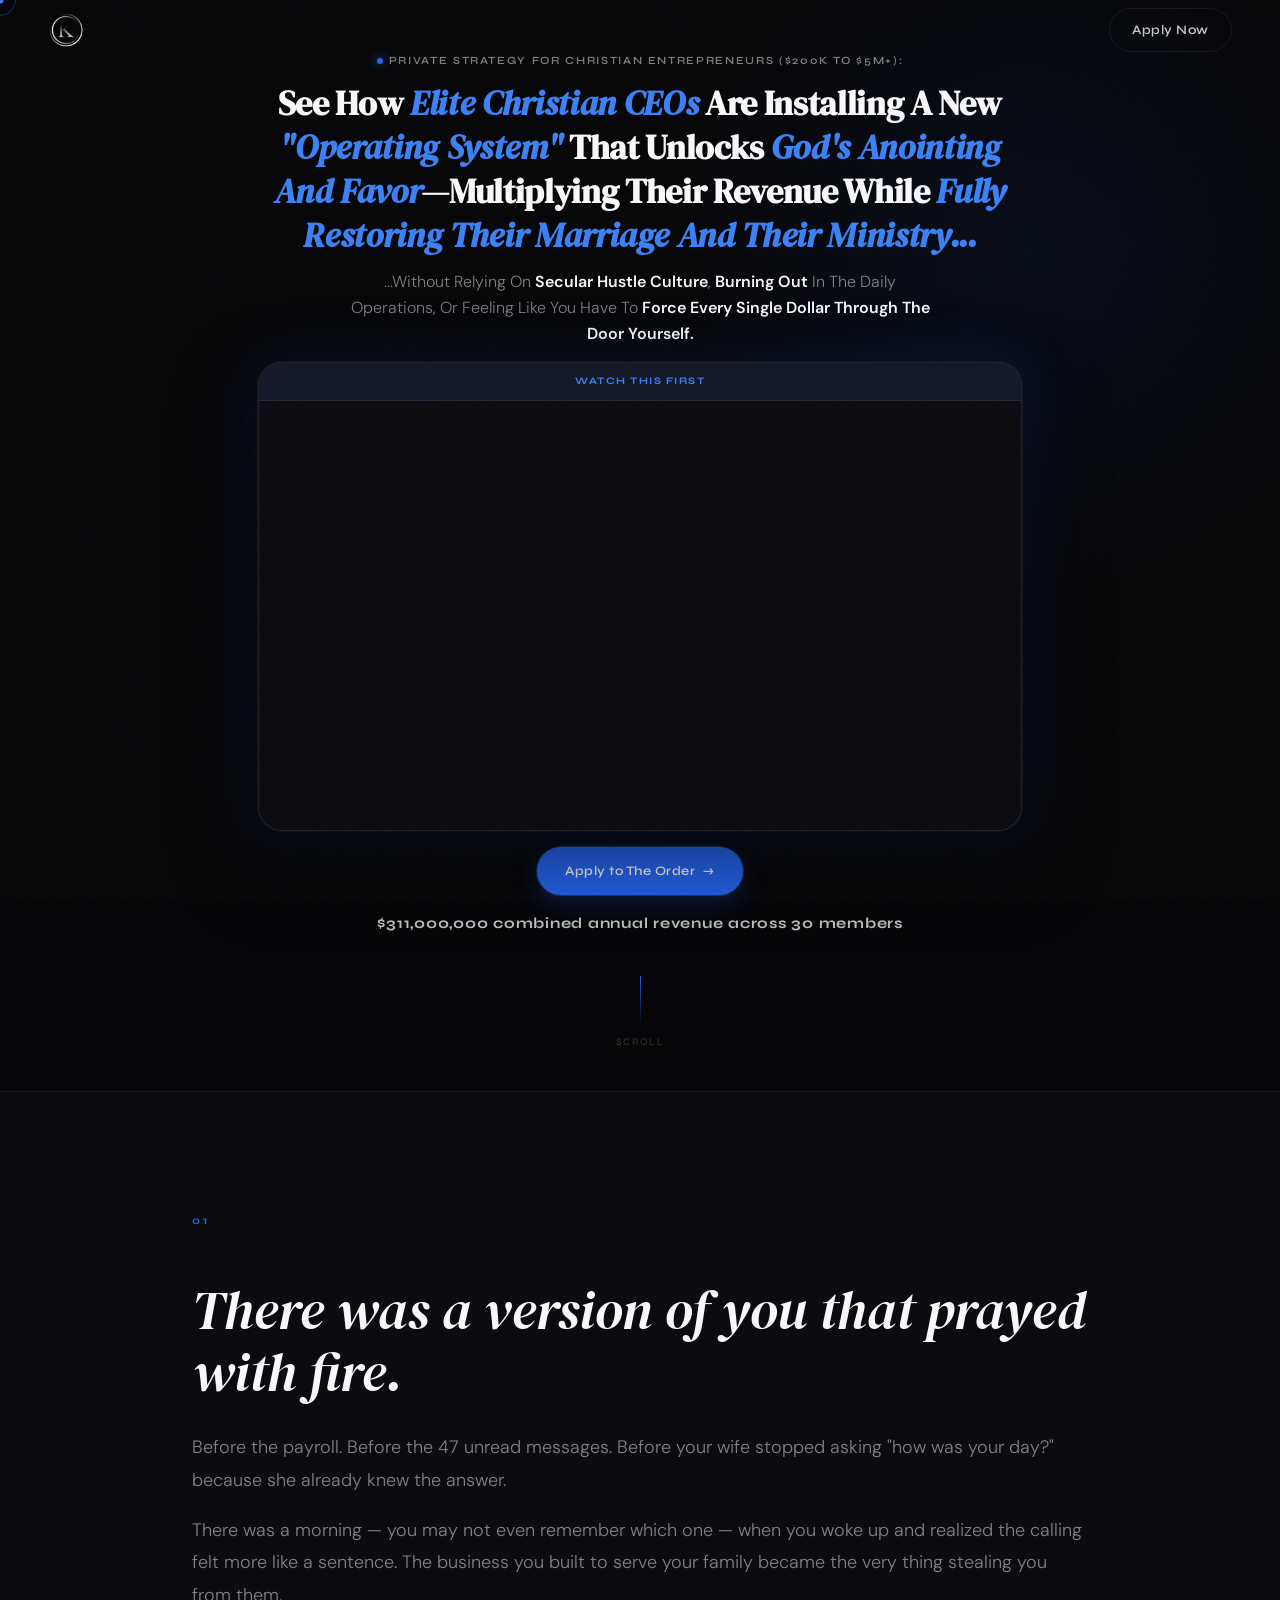
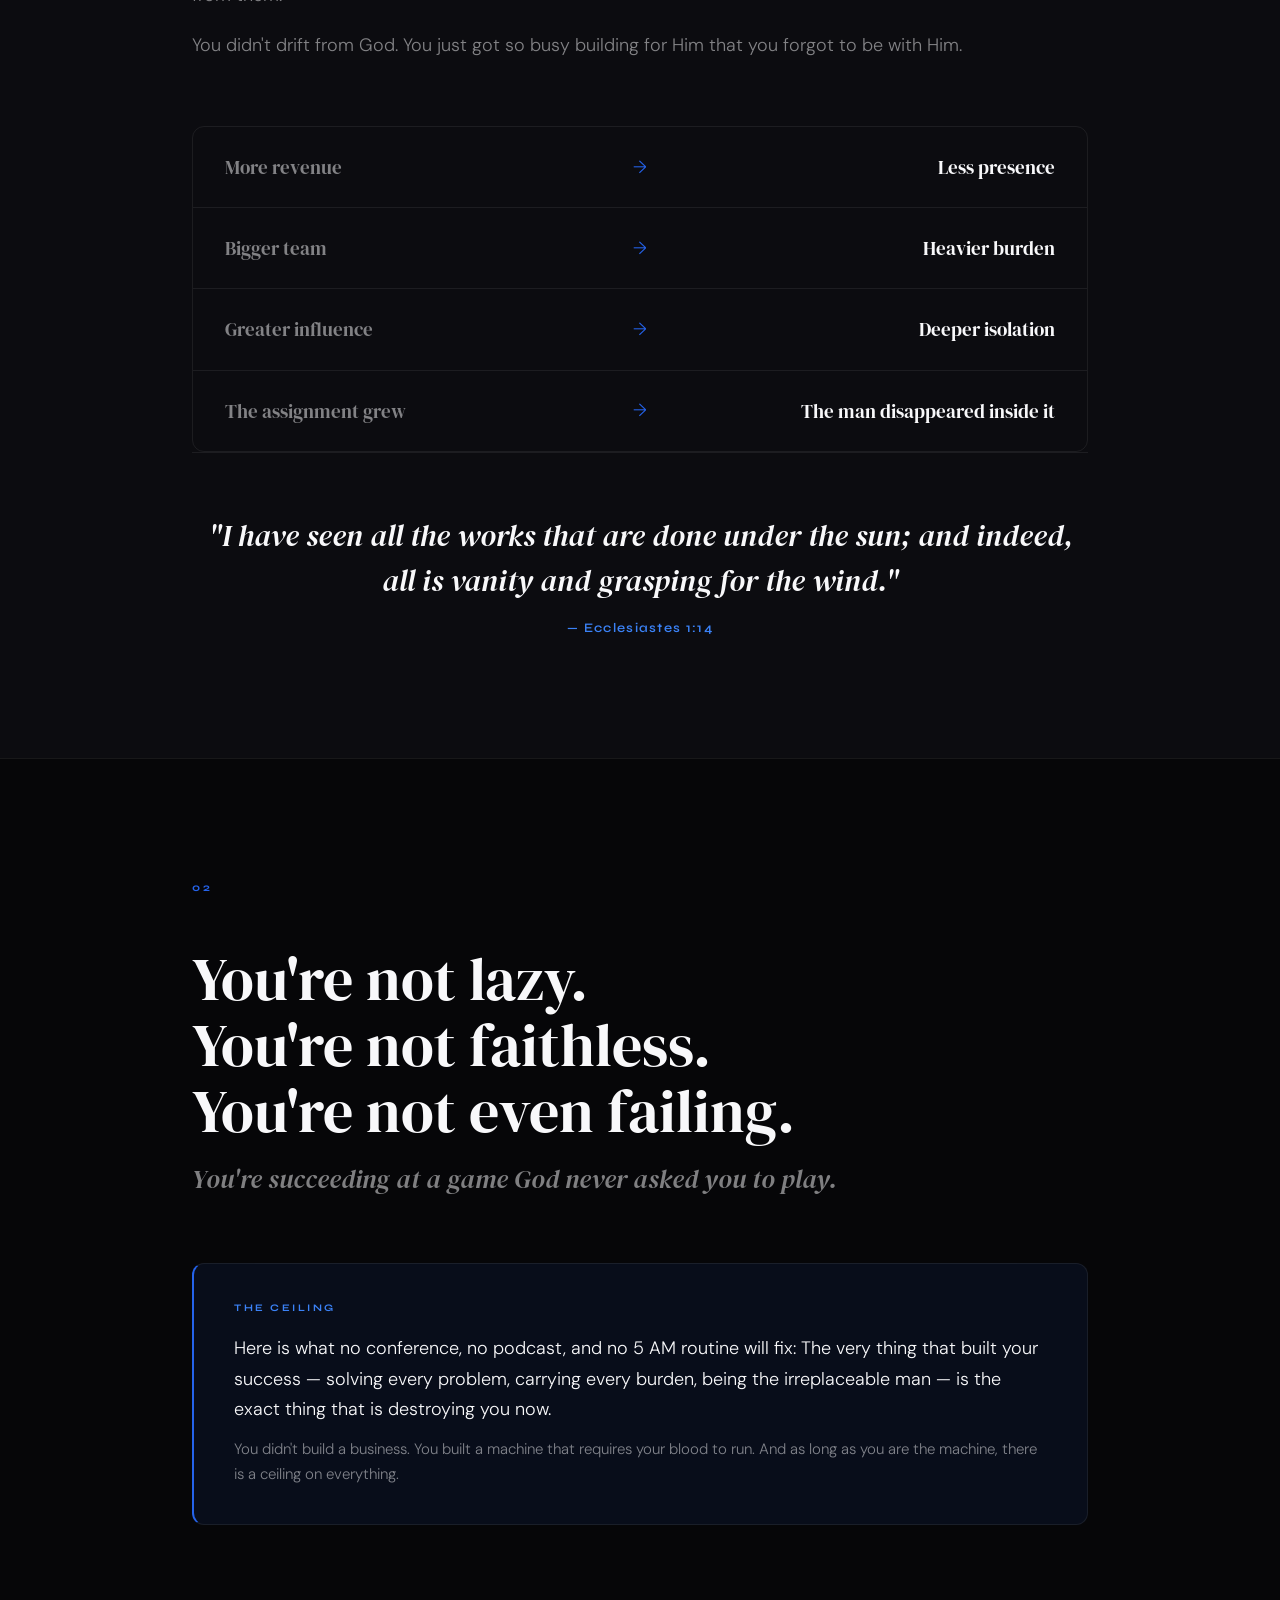
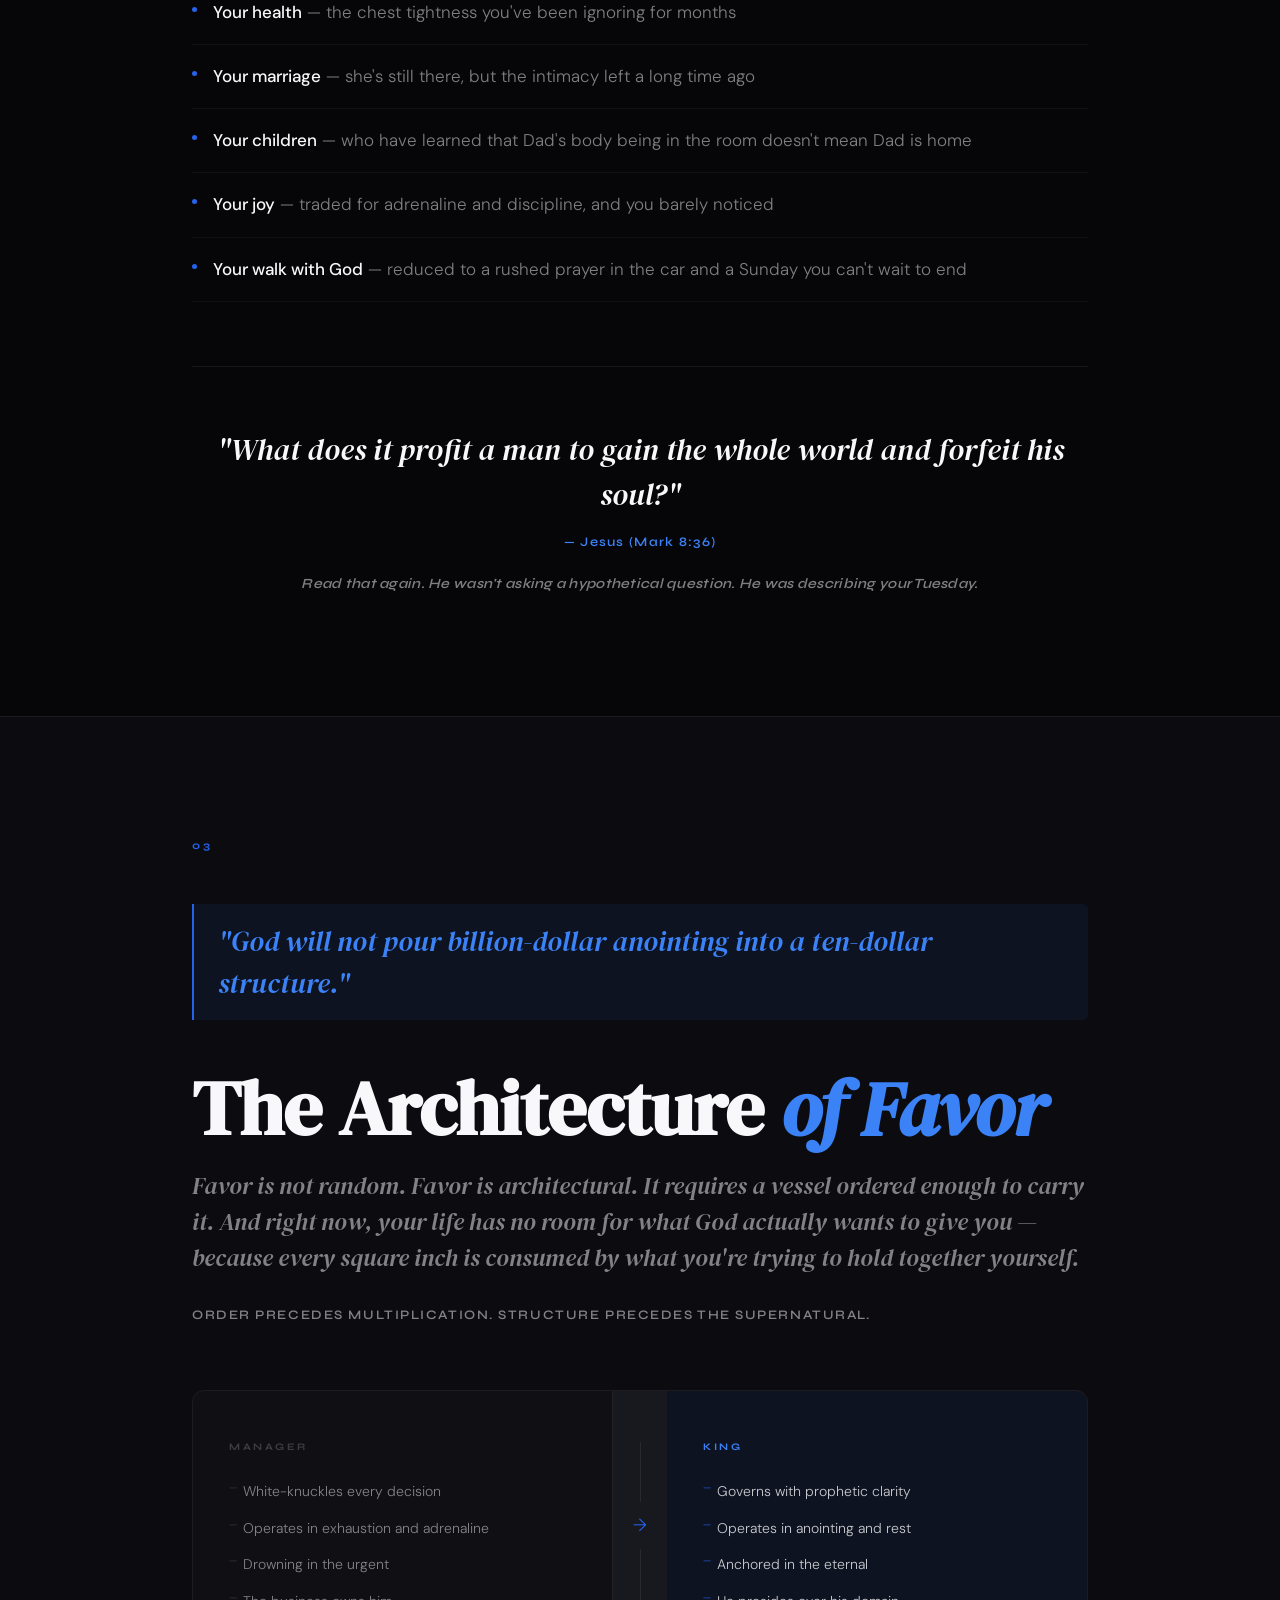
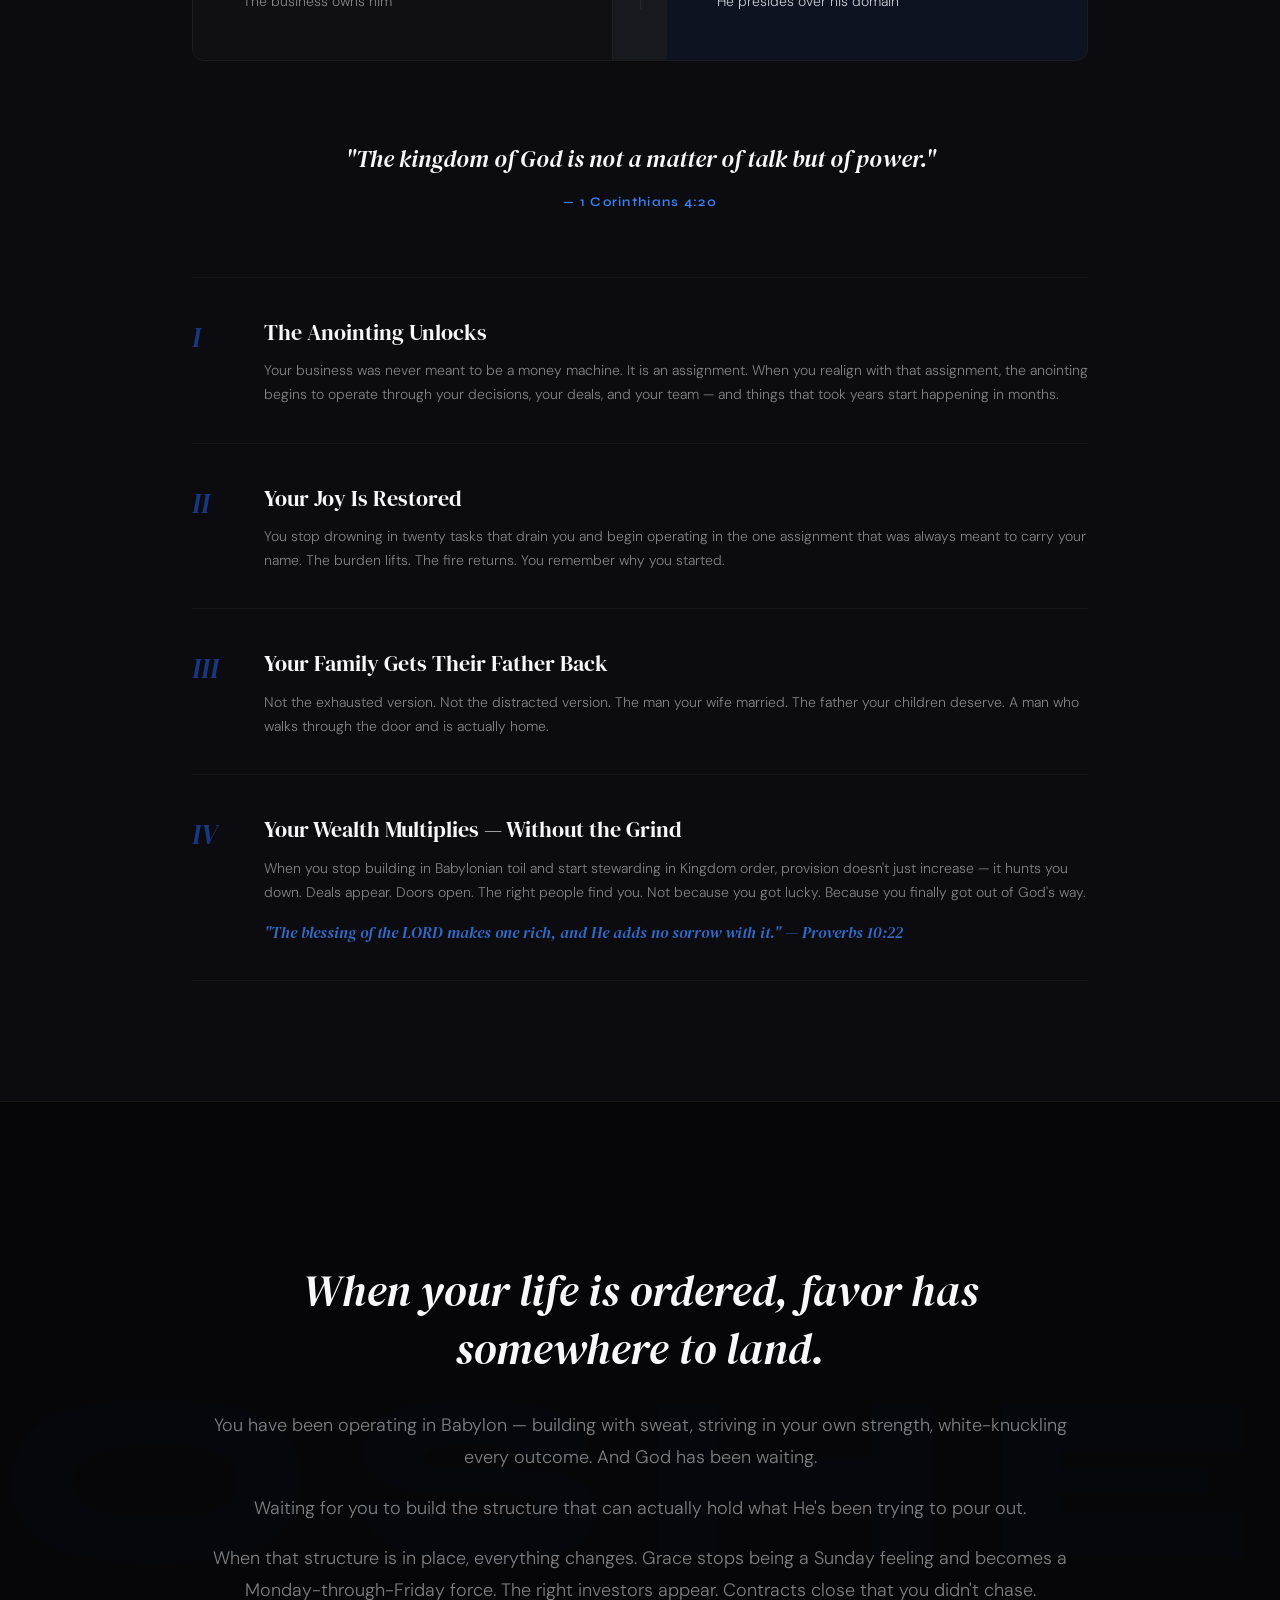
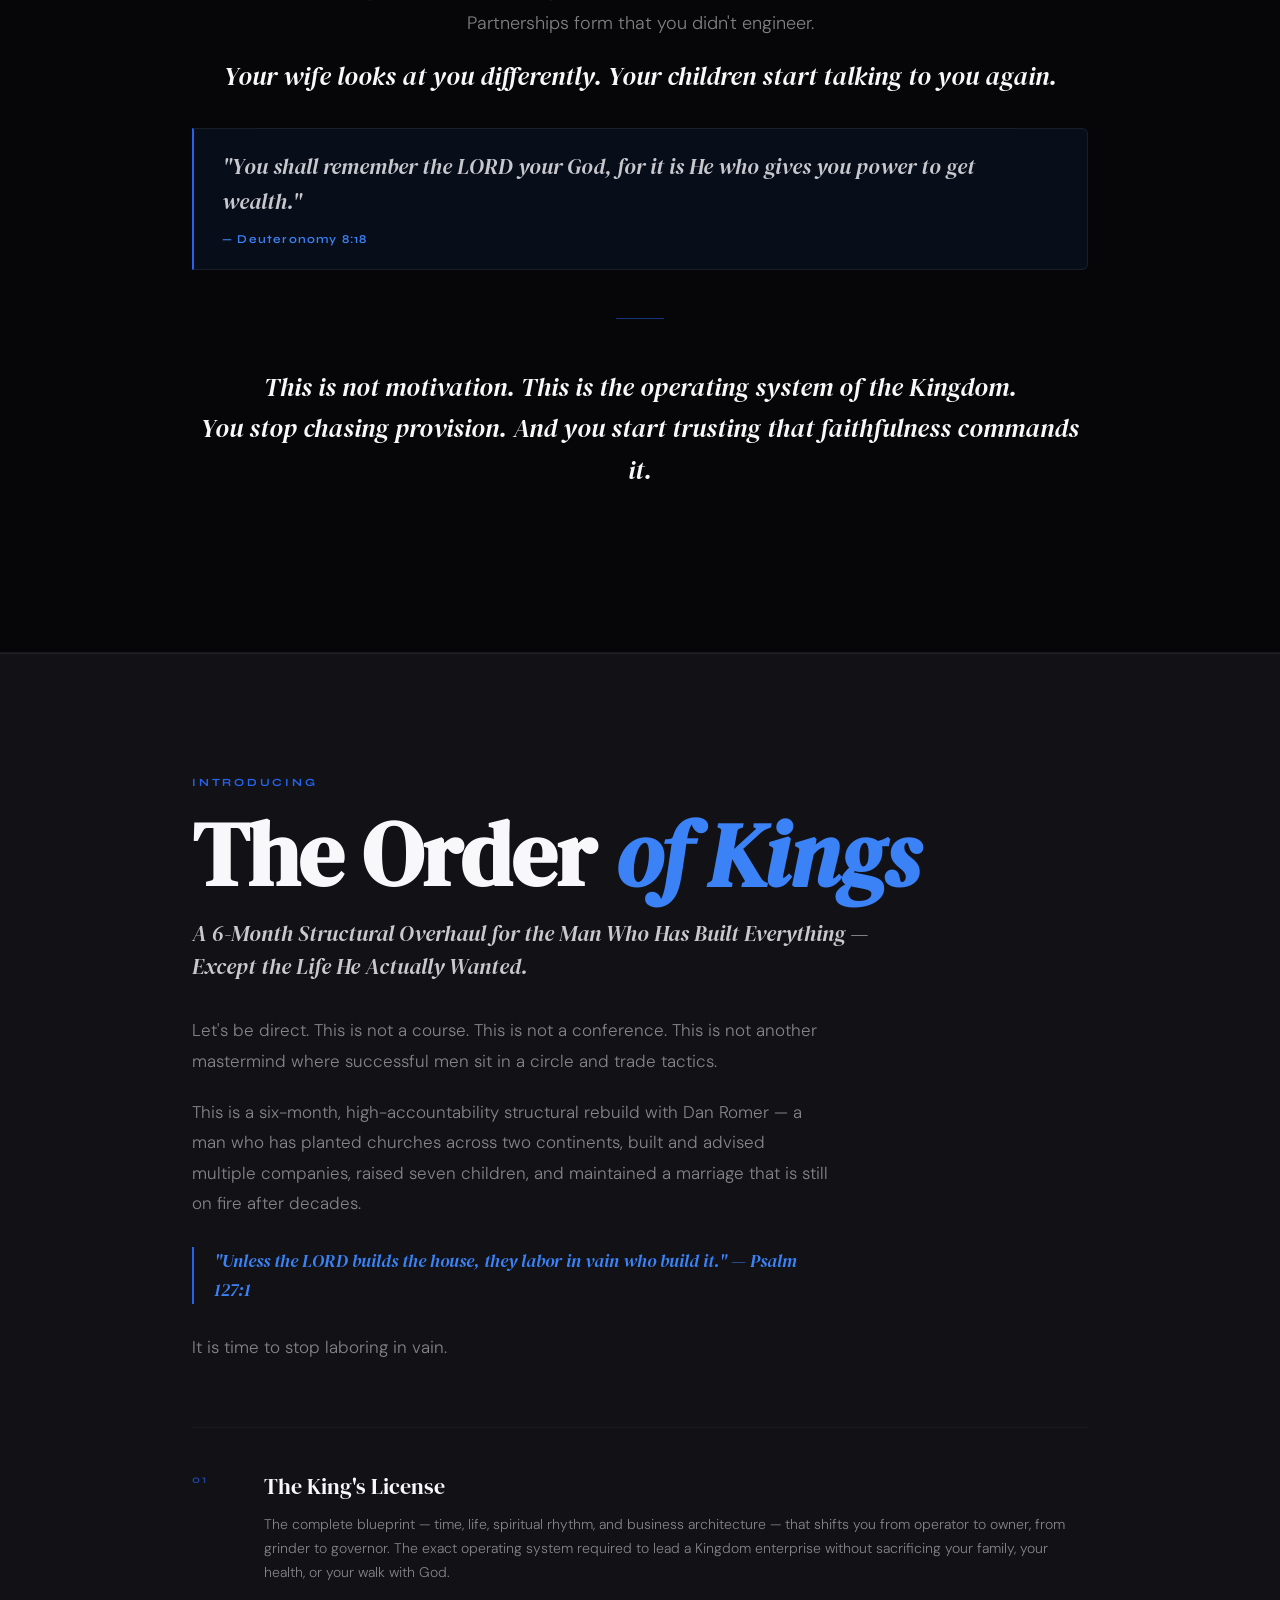
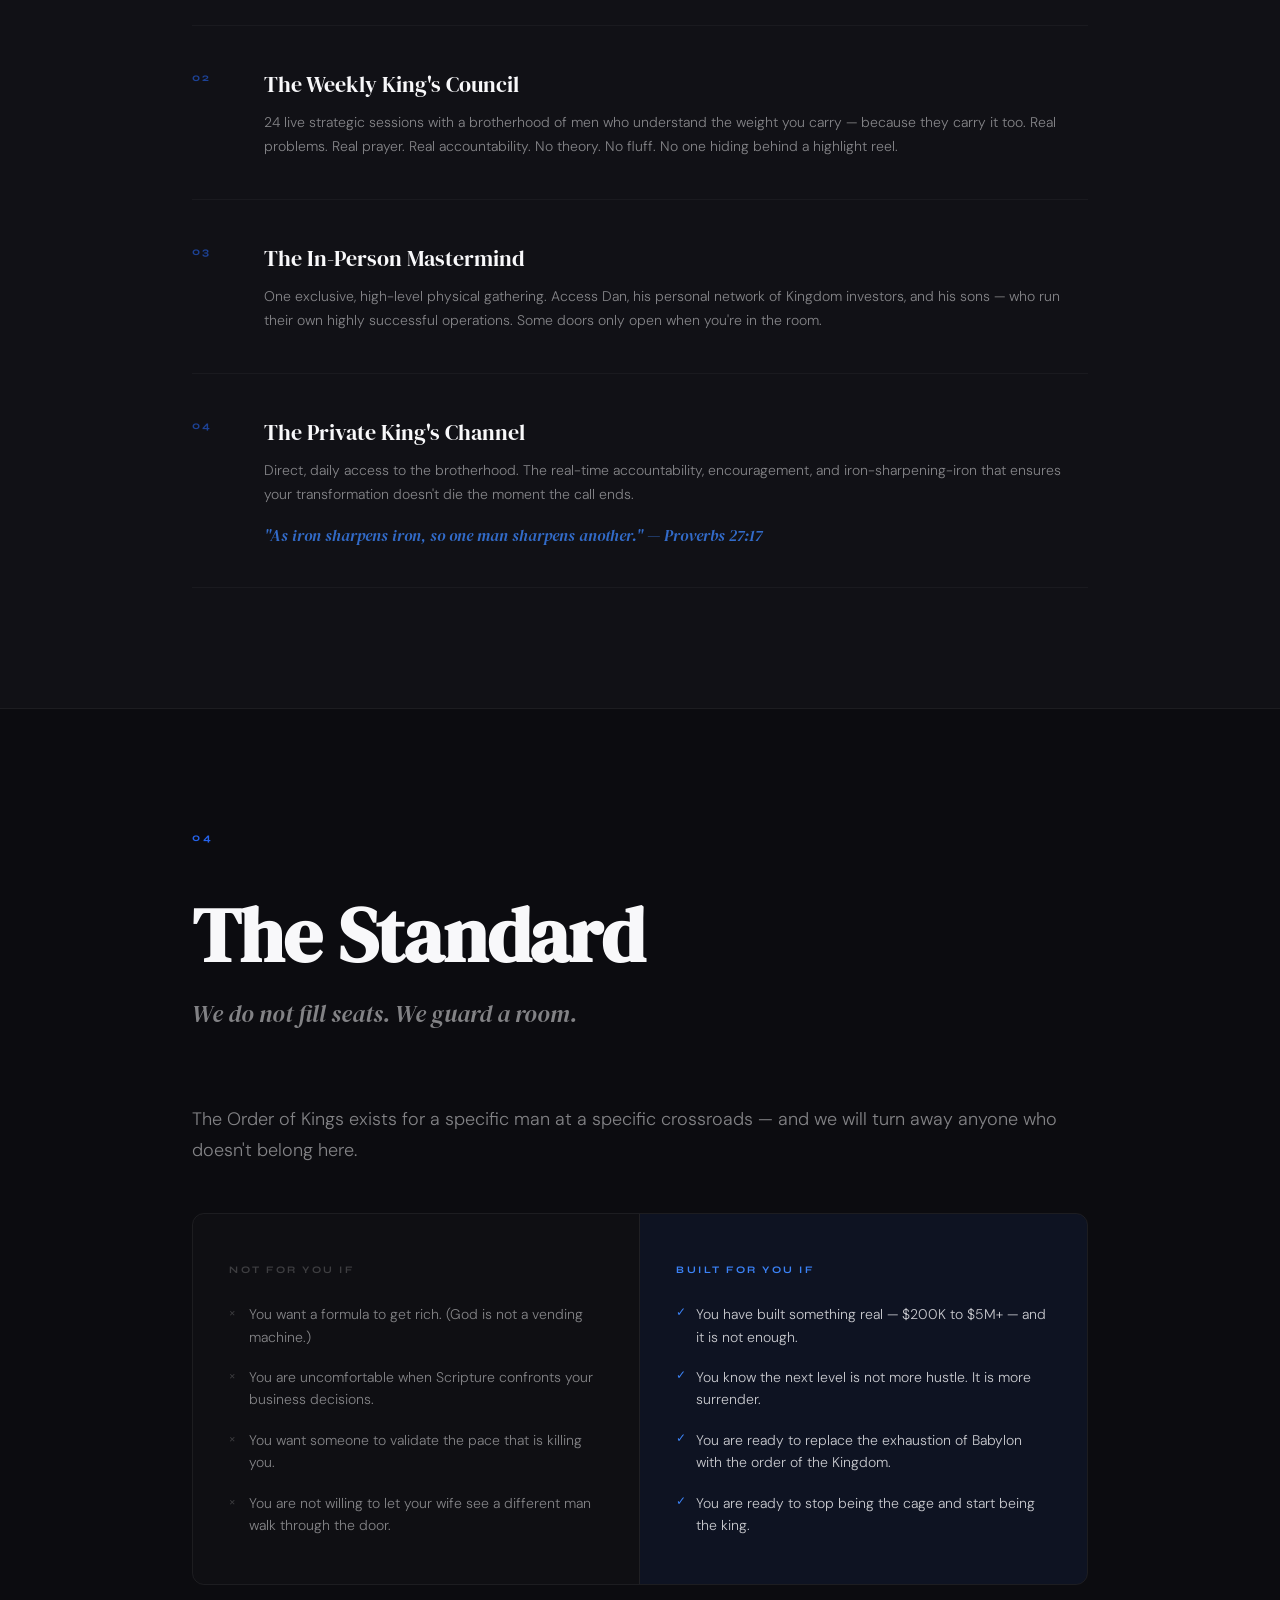
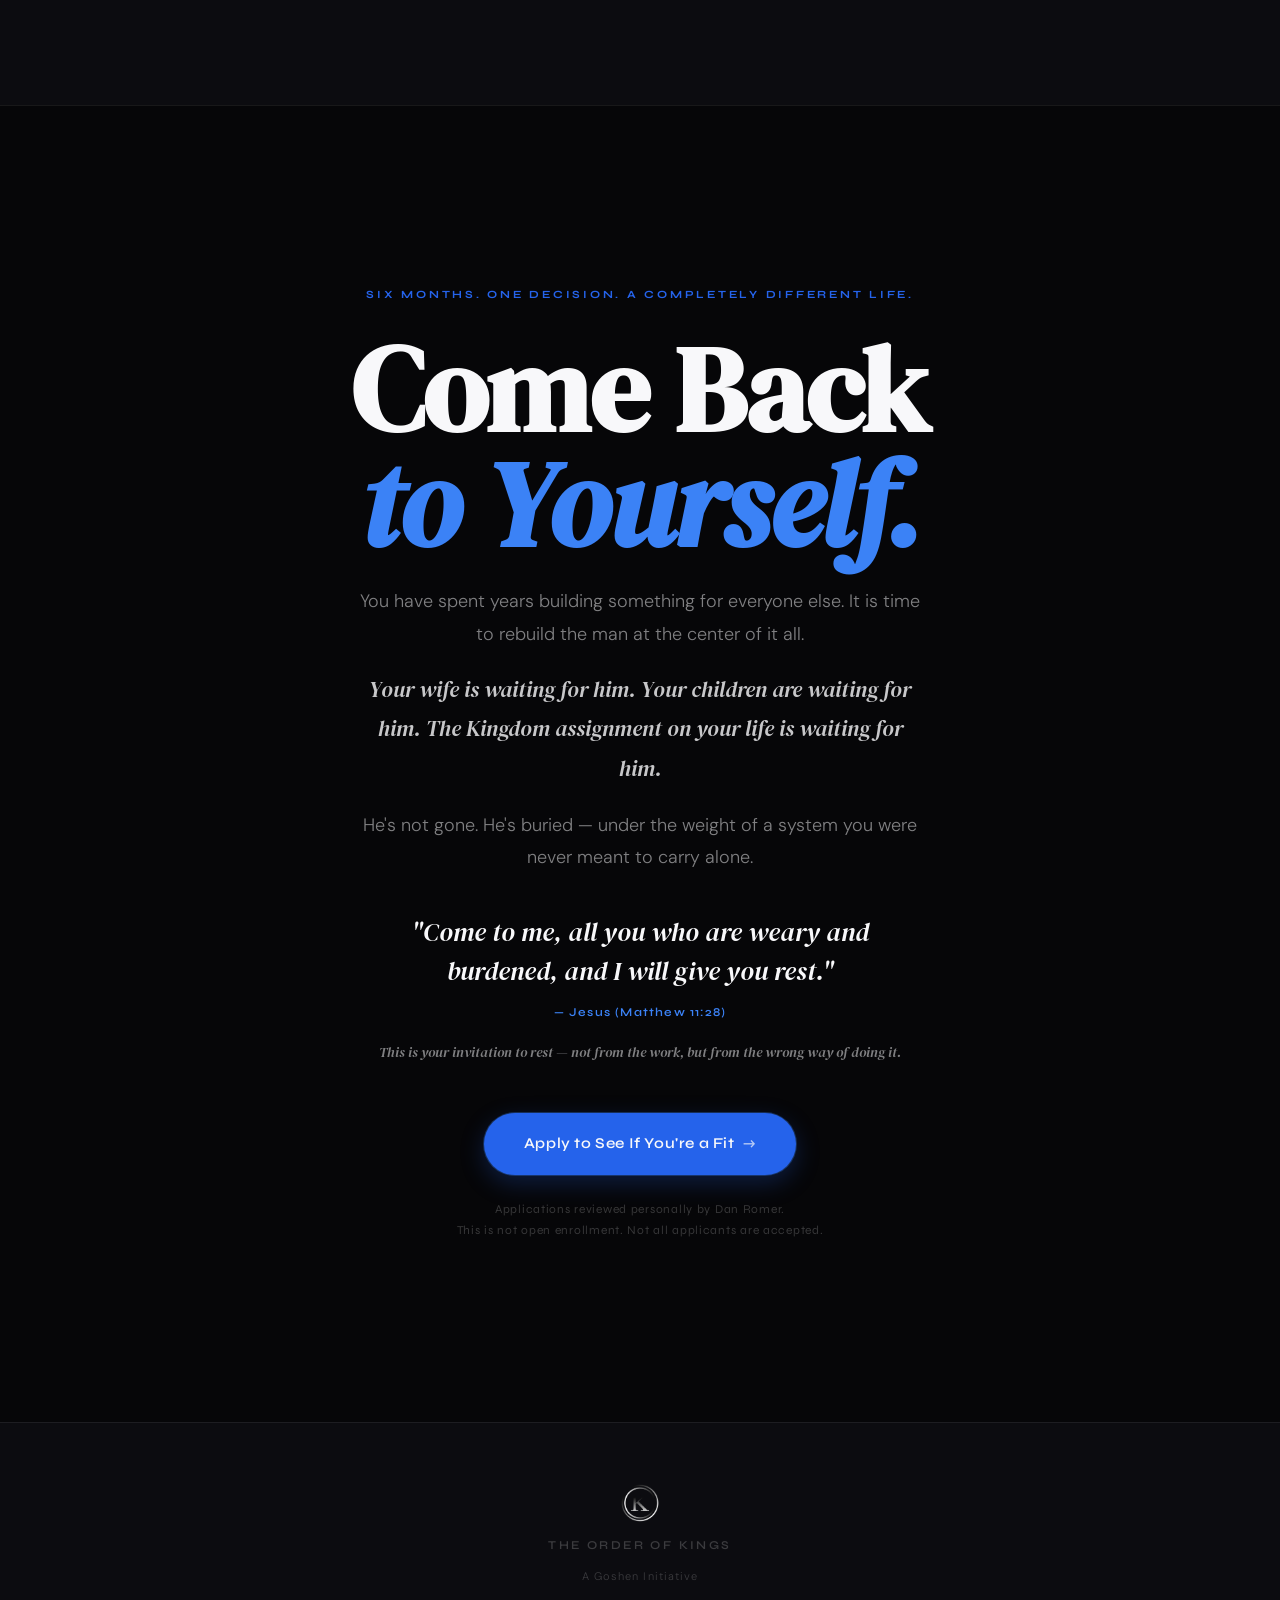
<file: index.html>
<!DOCTYPE html>
<html lang="en">
<head>
  <meta charset="UTF-8" />
  <meta name="viewport" content="width=device-width, initial-scale=1.0" />
  <title>The Order of Kings</title>
  <link rel="icon" type="image/png" href="logo.png" />
  <link rel="preconnect" href="https://fonts.googleapis.com" />
  <link rel="preconnect" href="https://fonts.gstatic.com" crossorigin />
  <link href="https://fonts.googleapis.com/css2?family=DM+Serif+Display:ital@0;1&family=Syne:wght@400;500;600;700;800&family=DM+Sans:ital,wght@0,300;0,400;0,500;1,300&display=swap" rel="stylesheet" />
  <link rel="stylesheet" href="styles.css" />
  <!-- Hide page until PostHog resolves the feature flag to avoid variant flicker -->
  <script>document.documentElement.style.opacity='0';</script>
  <!-- PostHog analytics + experiment engine -->
  <script>
    !function(t,e){var o,n,p,r;e.__SV||(window.posthog=e,e._i=[],e.init=function(i,s,a){function g(t,e){var o=e.split(".");2==o.length&&(t=t[o[0]],e=o[1]),t[e]=function(){t.push([e].concat(Array.prototype.slice.call(arguments,0)))}}(p=t.createElement("script")).type="text/javascript",p.crossOrigin="anonymous",p.async=!0,p.src=s.api_host+"/static/array.js",(r=t.getElementsByTagName("script")[0]).parentNode.insertBefore(p,r);var u=e;for(void 0!==a?u=e[a]=[]:a="posthog",u.people=u.people||[],u.toString=function(t){var e="posthog";return"posthog"!==a&&(e+="."+a),t||(e+=" (stub)"),e},u.people.toString=function(){return u.people.toString()+" (stub)"},o="capture identify alias people.set people.set_once set_config register register_once unregister opt_out_capturing has_opted_out_capturing opt_in_capturing reset isFeatureEnabled onFeatureFlags getFeatureFlag getFeatureFlagPayload reloadFeatureFlags group updateEarlyAccessFeatureEnrollment getEarlyAccessFeatures on addEventProperties".split(" "),n=0;n<o.length;n++)g(u,o[n]);e._i.push([i,s,a])},e.__SV=1)}(document,window.posthog||[]);
    posthog.init('phc_X4yMXtjgnMJuJ9uGEOTsM4iYtha4OdWSpcJSLrgDA0m', {api_host: 'https://us.i.posthog.com'});
  </script>
  <script src="https://fast.wistia.com/player.js" async></script>
  <script src="https://fast.wistia.com/embed/zlmkgsydb8.js" async type="module"></script>
  <style>wistia-player[media-id='zlmkgsydb8']:not(:defined) { background: center / contain no-repeat url('https://fast.wistia.com/embed/medias/zlmkgsydb8/swatch'); display: block; filter: blur(5px); padding-top:56.25%; }</style>
</head>
<body>

  <div class="noise"></div>
  <div class="cursor" id="cursor"></div>
  <div class="cursor-follower" id="cursorFollower"></div>

  <!-- STICKY VIDEO POPUP -->
  <div class="svp" id="svp">
    <button class="svp-card" id="svpCard" aria-label="Watch this video before applying">
      <div class="svp-thumb">
        <div class="svp-thumb-bg"></div>
        <div class="svp-play">
          <svg width="14" height="14" viewBox="0 0 24 24" fill="currentColor"><polygon points="5,3 19,12 5,21"/></svg>
        </div>
      </div>
      <div class="svp-text">
        <span class="svp-title">Watch this video</span>
        <span class="svp-sub">before applying</span>
      </div>
      <button class="svp-dismiss" id="svpDismiss" aria-label="Dismiss">
        <svg width="10" height="10" viewBox="0 0 24 24" fill="none" stroke="currentColor" stroke-width="2.5"><line x1="18" y1="6" x2="6" y2="18"/><line x1="6" y1="6" x2="18" y2="18"/></svg>
      </button>
    </button>
  </div>

  <!-- NAV -->
  <nav class="nav" id="nav" style="display:flex;flex-direction:row;align-items:center;justify-content:space-between;width:100%;padding:8px 48px;box-sizing:border-box;">
    <a href="#" class="nav-logo-link">
      <img src="logo.png" alt="Order of Kings" class="nav-logo-img" style="height:36px;width:auto;filter:invert(1);" />
    </a>
    <a href="https://qfnp9ak5e8v.typeform.com/to/HFwJlLZg?utm_source=xxxxx&utm_medium=xxxxx&utm_campaign=xxxxx&utm_content=xxxxx" target="_blank" class="btn-pill btn-outline-nav js-apply-cta" style="flex-shrink:0;">Apply Now</a>
  </nav>

  <!-- HERO -->
  <section class="hero" id="hero">
    <div class="hero-bg">
      <div class="hero-glow"></div>
    </div>
    <div class="hero-layout">
      <div class="hero-copy">
        <div class="hero-eyebrow">
          <span class="eyebrow-pip"></span>
          Private Strategy for Christian Entrepreneurs ($200K to $5M+):
        </div>
        <h1 class="hero-headline">
          <span class="reveal-line">See How <em>Elite Christian CEOs</em> Are Installing A New <em>"Operating System"</em> That Unlocks <em>God's Anointing And Favor</em>—Multiplying Their Revenue While <em>Fully Restoring Their Marriage And Their Ministry...</em></span>
        </h1>
        <p class="hero-sub">...Without Relying On <strong>Secular Hustle Culture</strong>, <strong>Burning Out</strong> In The Daily Operations, Or Feeling Like You Have To <strong>Force Every Single Dollar Through The Door Yourself.</strong></p>
      </div>
      <div class="hero-vsl">
        <div class="vsl-card">
          <div class="vsl-badge">Watch This First</div>
          <div class="vsl-video-wrap">
            <wistia-player media-id="zlmkgsydb8" aspect="1.7777777777777777"></wistia-player>
          </div>
        </div>
      </div>
      <div class="hero-actions">
        <a href="https://qfnp9ak5e8v.typeform.com/to/HFwJlLZg?utm_source=xxxxx&utm_medium=xxxxx&utm_campaign=xxxxx&utm_content=xxxxx" target="_blank" class="btn-pill btn-primary js-apply-cta">Apply to The Order <span>→</span></a>
      </div>
      <div class="hero-stat">$311,000,000 combined annual revenue across 30 members</div>
    </div>
    <div class="hero-scroll">
      <div class="hero-scroll-bar"></div>
      <span>Scroll</span>
    </div>
  </section>

  <!-- SECTION 01: CONFESSION -->
  <section class="section-block confession" id="confession">
    <div class="inner">
      <div class="sec-num">01</div>
      <p class="opener">There was a version of you that prayed with fire.</p>
      <div class="prose-block">
        <p>Before the payroll. Before the 47 unread messages. Before your wife stopped asking "how was your day?" because she already knew the answer.</p>
        <p>There was a morning — you may not even remember which one — when you woke up and realized the calling felt more like a sentence. The business you built to serve your family became the very thing stealing you from them.</p>
        <p>You didn't drift from God. You just got so busy building for Him that you forgot to be with Him.</p>
      </div>
      <div class="trade-table">
        <div class="trade-row">
          <span class="t-from">More revenue</span>
          <span class="t-arrow">→</span>
          <span class="t-to">Less presence</span>
        </div>
        <div class="trade-row">
          <span class="t-from">Bigger team</span>
          <span class="t-arrow">→</span>
          <span class="t-to">Heavier burden</span>
        </div>
        <div class="trade-row">
          <span class="t-from">Greater influence</span>
          <span class="t-arrow">→</span>
          <span class="t-to">Deeper isolation</span>
        </div>
        <div class="trade-row">
          <span class="t-from">The assignment grew</span>
          <span class="t-arrow">→</span>
          <span class="t-to">The man disappeared inside it</span>
        </div>
      </div>
      <blockquote class="scripture">
        "I have seen all the works that are done under the sun; and indeed, all is vanity and grasping for the wind."
        <cite>— Ecclesiastes 1:14</cite>
      </blockquote>
    </div>
  </section>

  <!-- SECTION 02: DIAGNOSIS -->
  <section class="section-block diagnosis" id="diagnosis">
    <div class="inner">
      <div class="sec-num">02</div>
      <div class="diag-lead">
        <p class="diag-strong">You're not lazy.<br/>You're not faithless.<br/>You're not even failing.</p>
        <p class="diag-soft">You're succeeding at a game God never asked you to play.</p>
      </div>
      <div class="ceiling-card">
        <div class="ceiling-tag">THE CEILING</div>
        <p>Here is what no conference, no podcast, and no 5 AM routine will fix: The very thing that built your success — solving every problem, carrying every burden, being the irreplaceable man — is the exact thing that is destroying you now.</p>
        <p class="ceiling-sub">You didn't build a business. You built a machine that requires your blood to run. And as long as you are the machine, there is a ceiling on everything.</p>
      </div>
      <ul class="cost-list">
        <li class="cost-item"><span class="cost-pip"></span><div><strong>Your health</strong> — the chest tightness you've been ignoring for months</div></li>
        <li class="cost-item"><span class="cost-pip"></span><div><strong>Your marriage</strong> — she's still there, but the intimacy left a long time ago</div></li>
        <li class="cost-item"><span class="cost-pip"></span><div><strong>Your children</strong> — who have learned that Dad's body being in the room doesn't mean Dad is home</div></li>
        <li class="cost-item"><span class="cost-pip"></span><div><strong>Your joy</strong> — traded for adrenaline and discipline, and you barely noticed</div></li>
        <li class="cost-item"><span class="cost-pip"></span><div><strong>Your walk with God</strong> — reduced to a rushed prayer in the car and a Sunday you can't wait to end</div></li>
      </ul>
      <blockquote class="scripture">
        "What does it profit a man to gain the whole world and forfeit his soul?"
        <cite>— Jesus (Mark 8:36)</cite>
      </blockquote>
      <p class="scripture-aside">Read that again. He wasn't asking a hypothetical question. He was describing your Tuesday.</p>
    </div>
  </section>

  <!-- SECTION 03: THE SHIFT -->
  <section class="section-block shift" id="shift">
    <div class="inner">
      <div class="sec-num">03</div>
      <div class="shift-pullquote">"God will not pour billion-dollar anointing into a ten-dollar structure."</div>
      <h2 class="sec-headline">The Architecture <em>of Favor</em></h2>
      <p class="sec-intro">Favor is not random. Favor is architectural. It requires a vessel ordered enough to carry it. And right now, your life has no room for what God actually wants to give you — because every square inch is consumed by what you're trying to hold together yourself.</p>
      <p class="sec-intro-sub">Order precedes multiplication. Structure precedes the supernatural.</p>

      <div class="mk-grid">
        <div class="mk-col mk-left">
          <div class="mk-tag manager-tag">Manager</div>
          <ul>
            <li>White-knuckles every decision</li>
            <li>Operates in exhaustion and adrenaline</li>
            <li>Drowning in the urgent</li>
            <li>The business owns him</li>
          </ul>
        </div>
        <div class="mk-divider-col">
          <div class="mk-divider-line"></div>
          <div class="mk-divider-icon">→</div>
          <div class="mk-divider-line"></div>
        </div>
        <div class="mk-col mk-right">
          <div class="mk-tag king-tag">King</div>
          <ul>
            <li>Governs with prophetic clarity</li>
            <li>Operates in anointing and rest</li>
            <li>Anchored in the eternal</li>
            <li>He presides over his domain</li>
          </ul>
        </div>
      </div>

      <blockquote class="scripture scripture-centered">
        "The kingdom of God is not a matter of talk but of power."
        <cite>— 1 Corinthians 4:20</cite>
      </blockquote>

      <div class="outcomes">
        <div class="outcome-item">
          <div class="out-num">I</div>
          <div class="out-body">
            <strong>The Anointing Unlocks</strong>
            <p>Your business was never meant to be a money machine. It is an assignment. When you realign with that assignment, the anointing begins to operate through your decisions, your deals, and your team — and things that took years start happening in months.</p>
          </div>
        </div>
        <div class="outcome-item">
          <div class="out-num">II</div>
          <div class="out-body">
            <strong>Your Joy Is Restored</strong>
            <p>You stop drowning in twenty tasks that drain you and begin operating in the one assignment that was always meant to carry your name. The burden lifts. The fire returns. You remember why you started.</p>
          </div>
        </div>
        <div class="outcome-item">
          <div class="out-num">III</div>
          <div class="out-body">
            <strong>Your Family Gets Their Father Back</strong>
            <p>Not the exhausted version. Not the distracted version. The man your wife married. The father your children deserve. A man who walks through the door and is actually home.</p>
          </div>
        </div>
        <div class="outcome-item">
          <div class="out-num">IV</div>
          <div class="out-body">
            <strong>Your Wealth Multiplies — Without the Grind</strong>
            <p>When you stop building in Babylonian toil and start stewarding in Kingdom order, provision doesn't just increase — it hunts you down. Deals appear. Doors open. The right people find you. Not because you got lucky. Because you finally got out of God's way.</p>
            <blockquote class="outcome-scripture">"The blessing of the LORD makes one rich, and He adds no sorrow with it." — Proverbs 10:22</blockquote>
          </div>
        </div>
      </div>
    </div>
  </section>

  <!-- GOSHEN -->
  <section class="goshen" id="goshen">
    <div class="goshen-word">GOSHEN</div>
    <div class="inner goshen-content">
      <p class="goshen-lead">When your life is ordered, favor has somewhere to land.</p>
      <p class="goshen-body">You have been operating in Babylon — building with sweat, striving in your own strength, white-knuckling every outcome. And God has been waiting.</p>
      <p class="goshen-body">Waiting for you to build the structure that can actually hold what He's been trying to pour out.</p>
      <p class="goshen-body">When that structure is in place, everything changes. Grace stops being a Sunday feeling and becomes a Monday-through-Friday force. The right investors appear. Contracts close that you didn't chase. Partnerships form that you didn't engineer.</p>
      <p class="goshen-body goshen-highlight">Your wife looks at you differently. Your children start talking to you again.</p>
      <blockquote class="goshen-scripture">
        "You shall remember the LORD your God, for it is He who gives you power to get wealth."
        <cite>— Deuteronomy 8:18</cite>
      </blockquote>
      <div class="goshen-rule"></div>
      <p class="goshen-close">This is not motivation. This is the operating system of the Kingdom.<br/>You stop chasing provision. And you start trusting that faithfulness commands it.</p>
    </div>
  </section>

  <!-- OFFER -->
  <section class="section-block offer" id="offer">
    <div class="inner">
      <div class="offer-eyebrow">Introducing</div>
      <h2 class="offer-headline">The Order <em>of Kings</em></h2>
      <p class="offer-sub">A 6-Month Structural Overhaul for the Man Who Has Built Everything — Except the Life He Actually Wanted.</p>
      <p class="offer-body">Let's be direct. This is not a course. This is not a conference. This is not another mastermind where successful men sit in a circle and trade tactics.</p>
      <p class="offer-body">This is a six-month, high-accountability structural rebuild with Dan Romer — a man who has planted churches across two continents, built and advised multiple companies, raised seven children, and maintained a marriage that is still on fire after decades.</p>
      <p class="offer-body offer-scripture-inline">"Unless the LORD builds the house, they labor in vain who build it." — Psalm 127:1</p>
      <p class="offer-body">It is time to stop laboring in vain.</p>

      <div class="delivs">
        <div class="deliv">
          <span class="deliv-n">01</span>
          <div class="deliv-text">
            <strong>The King's License</strong>
            <p>The complete blueprint — time, life, spiritual rhythm, and business architecture — that shifts you from operator to owner, from grinder to governor. The exact operating system required to lead a Kingdom enterprise without sacrificing your family, your health, or your walk with God.</p>
          </div>
        </div>
        <div class="deliv">
          <span class="deliv-n">02</span>
          <div class="deliv-text">
            <strong>The Weekly King's Council</strong>
            <p>24 live strategic sessions with a brotherhood of men who understand the weight you carry — because they carry it too. Real problems. Real prayer. Real accountability. No theory. No fluff. No one hiding behind a highlight reel.</p>
          </div>
        </div>
        <div class="deliv">
          <span class="deliv-n">03</span>
          <div class="deliv-text">
            <strong>The In-Person Mastermind</strong>
            <p>One exclusive, high-level physical gathering. Access Dan, his personal network of Kingdom investors, and his sons — who run their own highly successful operations. Some doors only open when you're in the room.</p>
          </div>
        </div>
        <div class="deliv">
          <span class="deliv-n">04</span>
          <div class="deliv-text">
            <strong>The Private King's Channel</strong>
            <p>Direct, daily access to the brotherhood. The real-time accountability, encouragement, and iron-sharpening-iron that ensures your transformation doesn't die the moment the call ends.</p>
            <blockquote class="outcome-scripture">"As iron sharpens iron, so one man sharpens another." — Proverbs 27:17</blockquote>
          </div>
        </div>
      </div>
    </div>
  </section>

  <!-- STANDARD -->
  <section class="section-block standard" id="standard">
    <div class="inner">
      <div class="sec-num">04</div>
      <h2 class="sec-headline">The Standard</h2>
      <p class="sec-intro">We do not fill seats. We guard a room.</p>
      <p class="standard-body">The Order of Kings exists for a specific man at a specific crossroads — and we will turn away anyone who doesn't belong here.</p>
      <div class="std-cols">
        <div class="std-col std-no">
          <div class="std-col-label">Not For You If</div>
          <ul>
            <li>You want a formula to get rich. (God is not a vending machine.)</li>
            <li>You are uncomfortable when Scripture confronts your business decisions.</li>
            <li>You want someone to validate the pace that is killing you.</li>
            <li>You are not willing to let your wife see a different man walk through the door.</li>
          </ul>
        </div>
        <div class="std-col std-yes">
          <div class="std-col-label">Built For You If</div>
          <ul>
            <li>You have built something real — $200K to $5M+ — and it is not enough.</li>
            <li>You know the next level is not more hustle. It is more surrender.</li>
            <li>You are ready to replace the exhaustion of Babylon with the order of the Kingdom.</li>
            <li>You are ready to stop being the cage and start being the king.</li>
          </ul>
        </div>
      </div>
    </div>
  </section>

  <!-- APPLY -->
  <section class="apply-section" id="apply">
    <div class="apply-bg-logo">
      <img src="logo.png" alt="" aria-hidden="true" onerror="this.parentElement.style.display='none'" />
    </div>
    <div class="inner apply-inner">
      <div class="apply-eyebrow">Six Months. One Decision. A Completely Different Life.</div>
      <h2 class="apply-headline">Come Back<br/><em>to Yourself.</em></h2>
      <p class="apply-body-text">You have spent years building something for everyone else. It is time to rebuild the man at the center of it all.</p>
      <p class="apply-body-text apply-family">Your wife is waiting for him. Your children are waiting for him. The Kingdom assignment on your life is waiting for him.</p>
      <p class="apply-body-text">He's not gone. He's buried — under the weight of a system you were never meant to carry alone.</p>
      <blockquote class="apply-scripture">
        "Come to me, all you who are weary and burdened, and I will give you rest."
        <cite>— Jesus (Matthew 11:28)</cite>
      </blockquote>
      <p class="apply-invitation">This is your invitation to rest — not from the work, but from the wrong way of doing it.</p>
      <a href="https://qfnp9ak5e8v.typeform.com/to/HFwJlLZg?utm_source=xxxxx&utm_medium=xxxxx&utm_campaign=xxxxx&utm_content=xxxxx" target="_blank" class="btn-pill btn-primary btn-lg" id="applyBtn">
        Apply to See If You're a Fit <span class="btn-arr">→</span>
      </a>
      <p class="apply-note">Applications reviewed personally by Dan Romer.<br/>This is not open enrollment. Not all applicants are accepted.</p>
    </div>
  </section>

  <!-- FOOTER -->
  <footer class="footer">
    <div class="footer-logo-wrap">
      <img src="logo.png" alt="Order of Kings" class="footer-logo" />
    </div>
    <p class="footer-name">The Order of Kings</p>
    <p class="footer-tag">A Goshen Initiative</p>
  </footer>

  <script src="script.js"></script>

  <!-- A/B test: copy variants + PostHog flag check -->
  <script src="copy-variants.js"></script>
  <script>
    (function () {
      var revealed = false;

      function revealPage() {
        if (revealed) return;
        revealed = true;
        document.documentElement.style.transition = 'opacity 0.15s';
        document.documentElement.style.opacity = '1';
      }

      // Append tracking params to every Typeform and GHL outbound link so
      // PostHog identity, UTMs, and A/B variant info follow the user downstream.
      function injectDistinctId() {
        var distinctId = posthog.get_distinct_id ? posthog.get_distinct_id() : null;
        if (!distinctId) return;
        var pageParams = new URLSearchParams(window.location.search);
        var utmKeys = ['utm_source', 'utm_medium', 'utm_campaign', 'utm_content', 'utm_term'];
        var selectors = [
          'a[href*="typeform.com"]',
          'a[href*="goshenites.com"]',
          'a[href*="gohighlevel.com"]'
        ];
        document.querySelectorAll(selectors.join(',')).forEach(function (link) {
          try {
            var url = new URL(link.href);
            url.searchParams.set('ph_id', distinctId);
            utmKeys.forEach(function(key) {
              var val = pageParams.get(key);
              if (val) url.searchParams.set(key, val);
            });
            if (window.OOK_COPY_VARIANT) url.searchParams.set('copy_variant', window.OOK_COPY_VARIANT);
            if (window.OOK_VSL_VARIANT) url.searchParams.set('vsl_variant', window.OOK_VSL_VARIANT);
            link.href = url.toString();
          } catch (e) { /* malformed href — skip */ }
        });
      }

      // Safety net: always reveal within 600ms even if PostHog stalls
      var fallback = setTimeout(function() { revealPage(); }, 600);

      // Track Apply CTA clicks. Re-inject params at click time so copy_variant
      // and vsl_variant are always up-to-date when the user clicks.
      document.addEventListener('click', function (e) {
        var tfLink = e.target.closest('a[href*="typeform"]');
        var ctaLink = e.target.closest('.js-apply-cta');
        var el = tfLink || ctaLink;
        if (el && window.posthog) {
          if (tfLink) injectDistinctId();
          var vslProps = {};
          var player = window.OOK_VSL_PLAYER;
          if (player && player.duration) {
            var current = player.currentTime || 0;
            var duration = player.duration;
            vslProps.vsl_seconds_watched = Math.round(current);
            vslProps.vsl_duration = Math.round(duration);
            vslProps.vsl_percent_watched = Math.round((current / duration) * 100);
          }
          posthog.capture('apply_clicked', Object.assign({
            button_id: el.id || null,
            button_text: (el.textContent || '').trim().slice(0, 80)
          }, vslProps));
        }
      });

      // Resolve feature flag, apply variant, inject identity, then reveal
      posthog.onFeatureFlags(function () {
        clearTimeout(fallback);
        var flag = posthog.getFeatureFlag('landing-copy-test');
        // Store globally so injectDistinctId can append it to Typeform URLs
        window.OOK_COPY_VARIANT = flag || 'control';
        // 'control' (or missing/error) renders the existing HTML unchanged
        if (flag && flag !== 'control' && window.COPY_VARIANTS && window.COPY_VARIANTS[flag]) {
          window.COPY_VARIANTS[flag]();
        }
        injectDistinctId();
        revealPage();
      });
    })();
  </script>
</body>
</html>
</file>
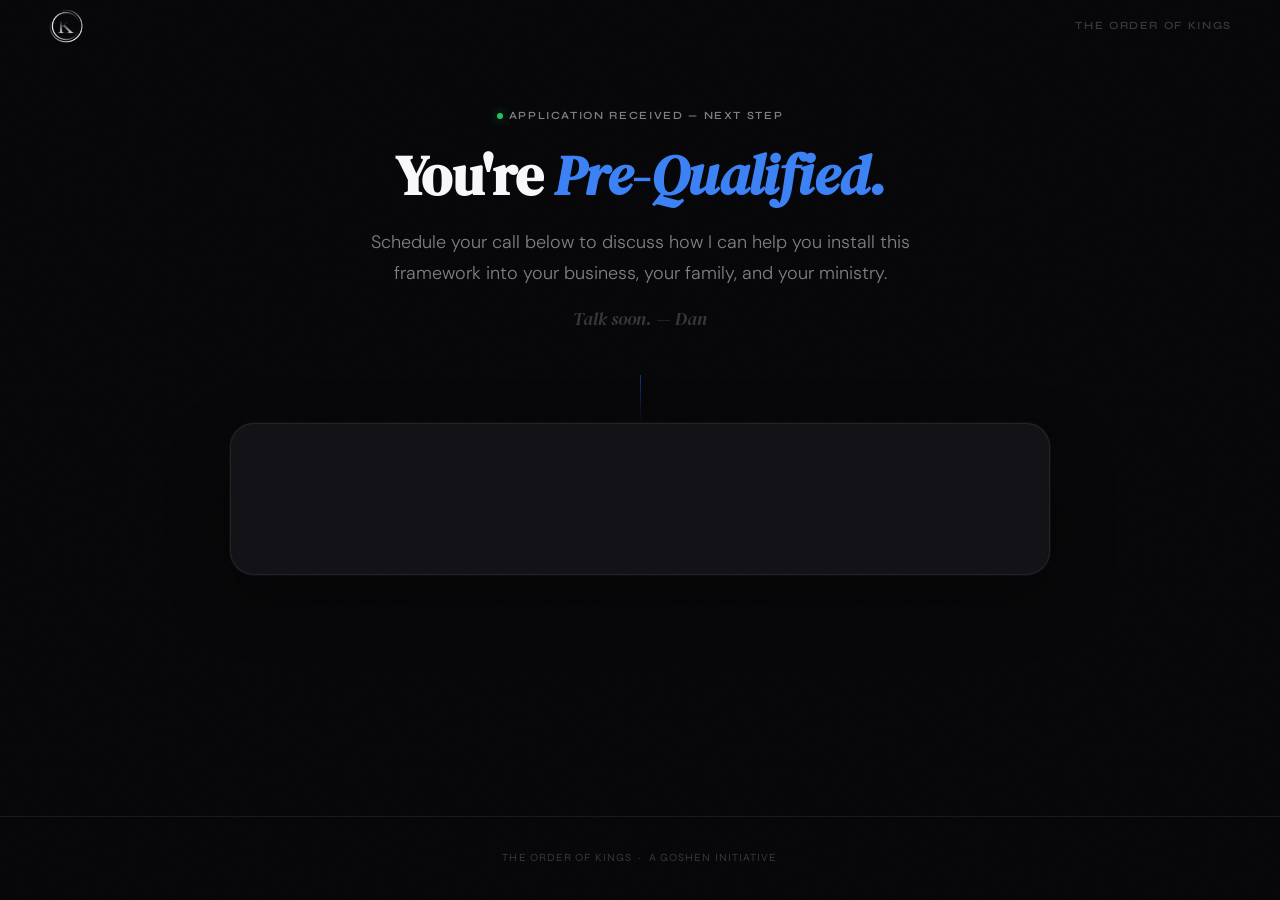
<file: book-dq-harry.html>
<!DOCTYPE html>
<html lang="en">
<head>
  <meta charset="UTF-8" />
  <meta name="viewport" content="width=device-width, initial-scale=1.0" />
  <title>Schedule Your Call — The Order of Kings</title>
  <link rel="icon" type="image/png" href="logo.png" />
  <link rel="preconnect" href="https://fonts.googleapis.com" />
  <link rel="preconnect" href="https://fonts.gstatic.com" crossorigin />
  <link href="https://fonts.googleapis.com/css2?family=DM+Serif+Display:ital@0;1&family=Syne:wght@400;500;600;700;800&family=DM+Sans:ital,wght@0,300;0,400;0,500;1,300&display=swap" rel="stylesheet" />
  <link rel="stylesheet" href="styles.css" />
  <style>
    body { cursor: auto !important; }

    /* ── Book page layout ── */
    .book-wrap {
      min-height: 100vh;
      padding-top: 52px;
      display: flex;
      flex-direction: column;
    }

    .book-hero {
      max-width: 720px;
      margin: 0 auto;
      padding: 48px 40px 40px;
      text-align: center;
    }

    .book-eyebrow {
      display: inline-flex;
      align-items: center;
      gap: 6px;
      font-family: var(--font-ui);
      font-size: 11px;
      font-weight: 600;
      letter-spacing: 0.15em;
      text-transform: uppercase;
      color: var(--white-50);
      margin-bottom: 20px;
    }

    .book-eyebrow-pip {
      width: 6px;
      height: 6px;
      border-radius: 50%;
      background: #22c55e;
      flex-shrink: 0;
      box-shadow: 0 0 10px rgba(34,197,94,0.5);
      animation: pipPulse 2s ease-in-out infinite;
    }

    .book-headline {
      font-family: var(--font-display);
      font-size: clamp(36px, 5vw, 56px);
      line-height: 1.1;
      letter-spacing: -0.01em;
      margin-bottom: 20px;
    }

    .book-headline em {
      font-style: italic;
      color: var(--blue-light);
    }

    .book-sub {
      font-size: clamp(15px, 1.8vw, 18px);
      color: var(--white-50);
      line-height: 1.7;
      max-width: 560px;
      margin: 0 auto 16px;
    }

    .book-sign {
      font-family: var(--font-display);
      font-style: italic;
      font-size: 18px;
      color: var(--white-20);
    }

    /* ── Divider ── */
    .book-rule {
      width: 1px;
      height: 48px;
      background: linear-gradient(to bottom, var(--blue), transparent);
      margin: 0 auto 0;
      opacity: 0.5;
    }

    /* ── Calendar section ── */
    .book-calendar {
      max-width: 900px;
      width: 100%;
      margin: 0 auto;
      padding: 0 40px 80px;
      flex: 1;
    }

    .book-calendar-card {
      background: var(--surface);
      border: 1px solid var(--border);
      border-radius: var(--radius-lg);
      overflow: hidden;
      box-shadow: 0 24px 60px rgba(0,0,0,0.4), 0 0 0 1px var(--border-2);
    }

    .book-calendar-card iframe {
      display: block;
      width: 100%;
      border: none;
    }

    /* ── Footer ── */
    .book-footer {
      text-align: center;
      padding: 32px 24px;
      border-top: 1px solid var(--border);
    }

    .book-footer p {
      font-family: var(--font-ui);
      font-size: 11px;
      letter-spacing: 0.1em;
      text-transform: uppercase;
      color: var(--white-20);
    }

    /* ── Mobile ── */
    @media (max-width: 600px) {
      .book-hero {
        padding: 32px 20px 28px;
      }

      .book-calendar {
        padding: 0 16px 60px;
      }

      .book-calendar-card {
        border-radius: var(--radius);
      }

      .book-headline {
        font-size: clamp(28px, 8vw, 38px);
      }

      .book-sub {
        font-size: 14px;
      }
    }
  </style>
</head>
<body>

  <div class="noise"></div>

  <!-- NAV -->
  <nav class="nav" id="nav" style="display:flex;flex-direction:row;align-items:center;justify-content:space-between;width:100%;padding:8px 48px;box-sizing:border-box;">
    <a href="/" class="nav-logo-link">
      <img src="logo.png" alt="Order of Kings" class="nav-logo-img" style="height:36px;width:auto;filter:invert(1);" />
    </a>
    <span style="font-family:var(--font-ui);font-size:11px;font-weight:600;letter-spacing:0.15em;text-transform:uppercase;color:var(--white-20);">The Order of Kings</span>
  </nav>

  <div class="book-wrap">

    <!-- HERO -->
    <div class="book-hero">
      <div class="book-eyebrow">
        <span class="book-eyebrow-pip"></span>
        Application Received &mdash; Next Step
      </div>
      <h1 class="book-headline">You're <em>Pre-Qualified.</em></h1>
      <p class="book-sub">Schedule your call below to discuss how I can help you install this framework into your business, your family, and your ministry.</p>
      <p class="book-sign">Talk soon. &mdash; Dan</p>
    </div>

    <div class="book-rule"></div>

    <!-- CALENDAR -->
    <div class="book-calendar">
      <div class="book-calendar-card">
        <iframe src="https://team.goshenites.com/widget/booking/Ywz0OnvpT1mVfGkXMhOV" scrolling="no" id="Ywz0OnvpT1mVfGkXMhOV_1778778464813"></iframe>
      </div>
    </div>

    <!-- FOOTER -->
    <footer class="book-footer">
      <p>The Order of Kings &nbsp;&middot;&nbsp; A Goshen Initiative</p>
    </footer>

  </div>

  <script>
    const nav = document.getElementById('nav');
    window.addEventListener('scroll', () => {
      nav.classList.toggle('scrolled', window.scrollY > 60);
    }, { passive: true });

    // Capture booking time from GHL iframe postMessage before redirect
    window.addEventListener('message', function(e) {
      try {
        const d = typeof e.data === 'string' ? JSON.parse(e.data) : e.data;
        // GHL sends booking confirmation in several possible shapes
        const start = d?.data?.startTime || d?.startTime || d?.data?.start_time || d?.start_time;
        const end   = d?.data?.endTime   || d?.endTime   || d?.data?.end_time   || d?.end_time;
        if (start) {
          sessionStorage.setItem('ghl_start', start);
          sessionStorage.setItem('ghl_end', end || '');
        }
      } catch(err) {}
    });
  </script>
  <script src="https://team.goshenites.com/js/form_embed.js" type="text/javascript"></script>
</body>
</html>
</file>
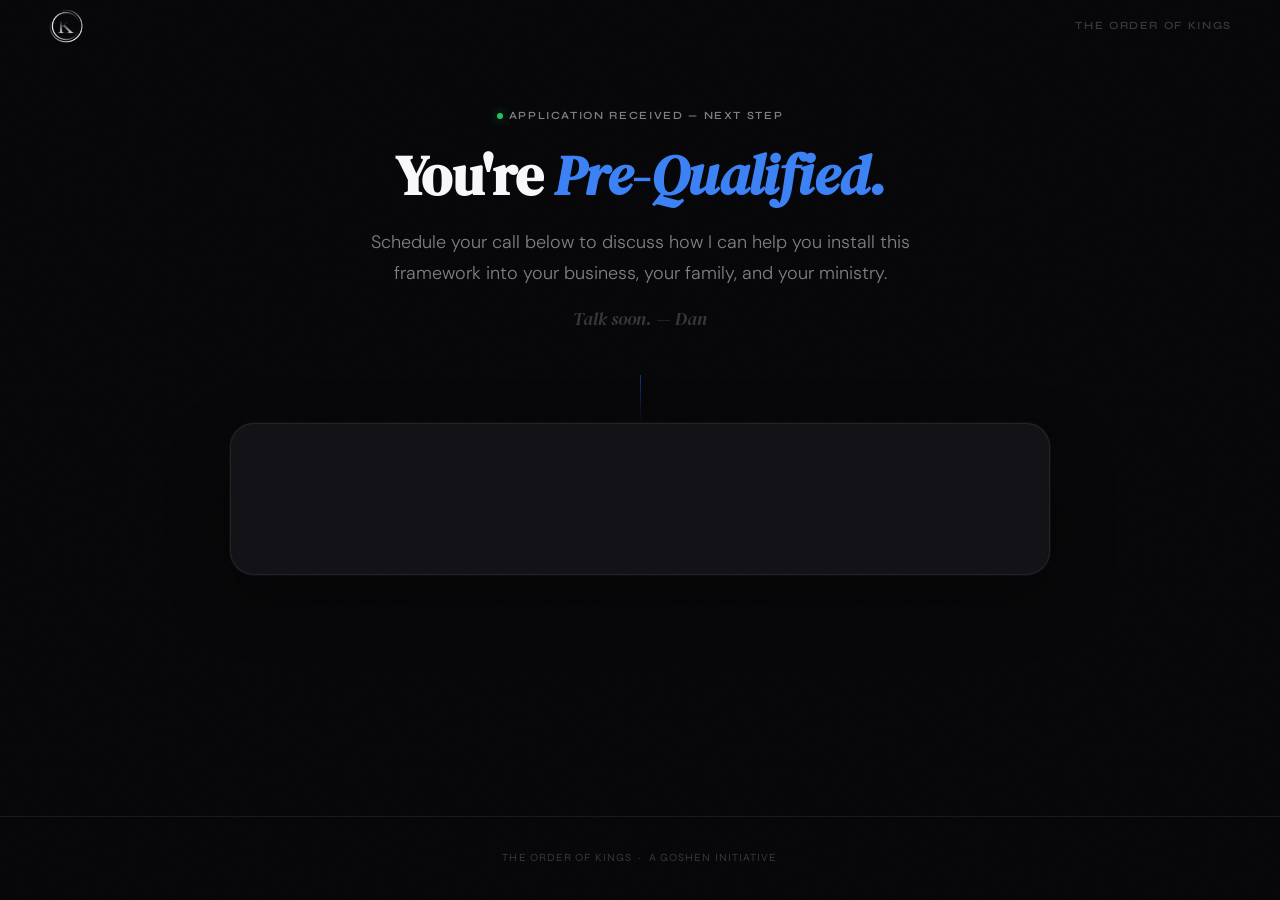
<file: book.html>
<!DOCTYPE html>
<html lang="en">
<head>
  <meta charset="UTF-8" />
  <meta name="viewport" content="width=device-width, initial-scale=1.0" />
  <title>Schedule Your Call — The Order of Kings</title>
  <link rel="icon" type="image/png" href="logo.png" />
  <link rel="preconnect" href="https://fonts.googleapis.com" />
  <link rel="preconnect" href="https://fonts.gstatic.com" crossorigin />
  <link href="https://fonts.googleapis.com/css2?family=DM+Serif+Display:ital@0;1&family=Syne:wght@400;500;600;700;800&family=DM+Sans:ital,wght@0,300;0,400;0,500;1,300&display=swap" rel="stylesheet" />
  <link rel="stylesheet" href="styles.css" />
  <script>
    !function(t,e){var o,n,p,r;e.__SV||(window.posthog=e,e._i=[],e.init=function(i,s,a){function g(t,e){var o=e.split(".");2==o.length&&(t=t[o[0]],e=o[1]),t[e]=function(){t.push([e].concat(Array.prototype.slice.call(arguments,0)))}}(p=t.createElement("script")).type="text/javascript",p.crossOrigin="anonymous",p.async=!0,p.src=s.api_host+"/static/array.js",(r=t.getElementsByTagName("script")[0]).parentNode.insertBefore(p,r);var u=e;for(void 0!==a?u=e[a]=[]:a="posthog",u.people=u.people||[],u.toString=function(t){var e="posthog";return"posthog"!==a&&(e+="."+a),t||(e+=" (stub)"),e},u.people.toString=function(){return u.people.toString()+" (stub)"},o="capture identify alias people.set people.set_once set_config register register_once unregister opt_out_capturing has_opted_out_capturing opt_in_capturing reset isFeatureEnabled onFeatureFlags getFeatureFlag getFeatureFlagPayload reloadFeatureFlags group updateEarlyAccessFeatureEnrollment getEarlyAccessFeatures on addEventProperties".split(" "),n=0;n<o.length;n++)g(u,o[n]);e._i.push([i,s,a])},e.__SV=1)}(document,window.posthog||[]);
    posthog.init('phc_X4yMXtjgnMJuJ9uGEOTsM4iYtha4OdWSpcJSLrgDA0m', {api_host: 'https://us.i.posthog.com'});
  </script>
  <style>
    body { cursor: auto !important; }

    /* ── Book page layout ── */
    .book-wrap {
      min-height: 100vh;
      padding-top: 52px;
      display: flex;
      flex-direction: column;
    }

    .book-hero {
      max-width: 720px;
      margin: 0 auto;
      padding: 48px 40px 40px;
      text-align: center;
    }

    .book-eyebrow {
      display: inline-flex;
      align-items: center;
      gap: 6px;
      font-family: var(--font-ui);
      font-size: 11px;
      font-weight: 600;
      letter-spacing: 0.15em;
      text-transform: uppercase;
      color: var(--white-50);
      margin-bottom: 20px;
    }

    .book-eyebrow-pip {
      width: 6px;
      height: 6px;
      border-radius: 50%;
      background: #22c55e;
      flex-shrink: 0;
      box-shadow: 0 0 10px rgba(34,197,94,0.5);
      animation: pipPulse 2s ease-in-out infinite;
    }

    .book-headline {
      font-family: var(--font-display);
      font-size: clamp(36px, 5vw, 56px);
      line-height: 1.1;
      letter-spacing: -0.01em;
      margin-bottom: 20px;
    }

    .book-headline em {
      font-style: italic;
      color: var(--blue-light);
    }

    .book-sub {
      font-size: clamp(15px, 1.8vw, 18px);
      color: var(--white-50);
      line-height: 1.7;
      max-width: 560px;
      margin: 0 auto 16px;
    }

    .book-sign {
      font-family: var(--font-display);
      font-style: italic;
      font-size: 18px;
      color: var(--white-20);
    }

    /* ── Divider ── */
    .book-rule {
      width: 1px;
      height: 48px;
      background: linear-gradient(to bottom, var(--blue), transparent);
      margin: 0 auto 0;
      opacity: 0.5;
    }

    /* ── Calendar section ── */
    .book-calendar {
      max-width: 900px;
      width: 100%;
      margin: 0 auto;
      padding: 0 40px 80px;
      flex: 1;
    }

    .book-calendar-card {
      background: var(--surface);
      border: 1px solid var(--border);
      border-radius: var(--radius-lg);
      overflow: hidden;
      box-shadow: 0 24px 60px rgba(0,0,0,0.4), 0 0 0 1px var(--border-2);
    }

    .book-calendar-card iframe {
      display: block;
      width: 100%;
      border: none;
    }

    /* ── Footer ── */
    .book-footer {
      text-align: center;
      padding: 32px 24px;
      border-top: 1px solid var(--border);
    }

    .book-footer p {
      font-family: var(--font-ui);
      font-size: 11px;
      letter-spacing: 0.1em;
      text-transform: uppercase;
      color: var(--white-20);
    }

    /* ── Mobile ── */
    @media (max-width: 600px) {
      .book-hero {
        padding: 32px 20px 28px;
      }

      .book-calendar {
        padding: 0 16px 60px;
      }

      .book-calendar-card {
        border-radius: var(--radius);
      }

      .book-headline {
        font-size: clamp(28px, 8vw, 38px);
      }

      .book-sub {
        font-size: 14px;
      }
    }
  </style>
</head>
<body>

  <div class="noise"></div>

  <!-- NAV -->
  <nav class="nav" id="nav" style="display:flex;flex-direction:row;align-items:center;justify-content:space-between;width:100%;padding:8px 48px;box-sizing:border-box;">
    <a href="/" class="nav-logo-link">
      <img src="logo.png" alt="Order of Kings" class="nav-logo-img" style="height:36px;width:auto;filter:invert(1);" />
    </a>
    <span style="font-family:var(--font-ui);font-size:11px;font-weight:600;letter-spacing:0.15em;text-transform:uppercase;color:var(--white-20);">The Order of Kings</span>
  </nav>

  <div class="book-wrap">

    <!-- HERO -->
    <div class="book-hero">
      <div class="book-eyebrow">
        <span class="book-eyebrow-pip"></span>
        Application Received &mdash; Next Step
      </div>
      <h1 class="book-headline">You're <em>Pre-Qualified.</em></h1>
      <p class="book-sub">Schedule your call below to discuss how I can help you install this framework into your business, your family, and your ministry.</p>
      <p class="book-sign">Talk soon. &mdash; Dan</p>
    </div>

    <div class="book-rule"></div>

    <!-- CALENDAR -->
    <div class="book-calendar">
      <div class="book-calendar-card">
        <iframe src="https://team.goshenites.com/widget/booking/DBrA1F4hm7DR2wppoVPu" scrolling="no" id="NGMHO4TuLUvMFiovo7Vs_1775519061492"></iframe>
      </div>
    </div>

    <!-- FOOTER -->
    <footer class="book-footer">
      <p>The Order of Kings &nbsp;&middot;&nbsp; A Goshen Initiative</p>
    </footer>

  </div>

  <script>
    const nav = document.getElementById('nav');
    window.addEventListener('scroll', () => {
      nav.classList.toggle('scrolled', window.scrollY > 60);
    }, { passive: true });

    // Capture booking time from GHL iframe postMessage before redirect
    window.addEventListener('message', function(e) {
      try {
        const d = typeof e.data === 'string' ? JSON.parse(e.data) : e.data;
        const start = d?.data?.startTime || d?.startTime || d?.data?.start_time || d?.start_time;
        const end   = d?.data?.endTime   || d?.endTime   || d?.data?.end_time   || d?.end_time;
        if (start) {
          sessionStorage.setItem('ghl_start', start);
          sessionStorage.setItem('ghl_end', end || '');
          if (window.posthog) {
            posthog.capture('calendar_booked', {
              start_time: start,
              end_time: end || null
            });
          }
        }
      } catch(err) {}
    });
  </script>
  <script src="https://team.goshenites.com/js/form_embed.js" type="text/javascript"></script>
</body>
</html>
</file>
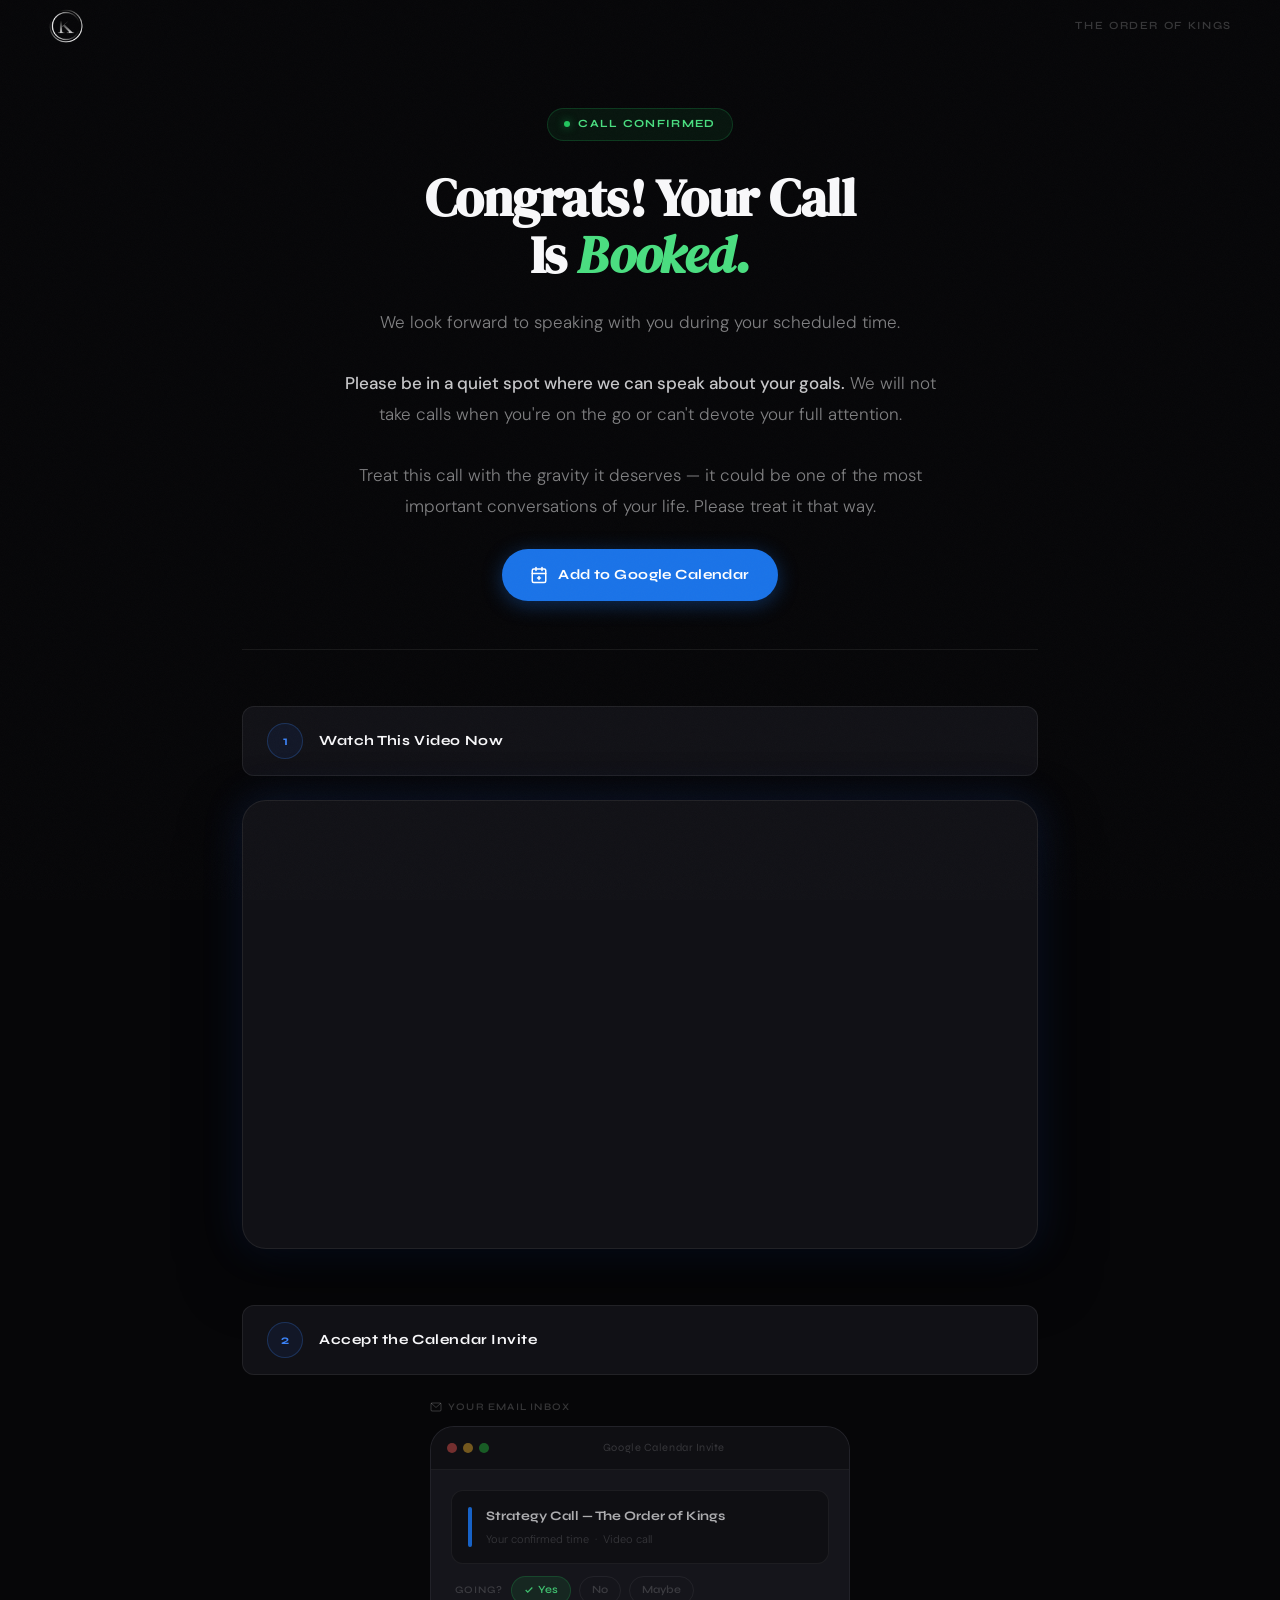
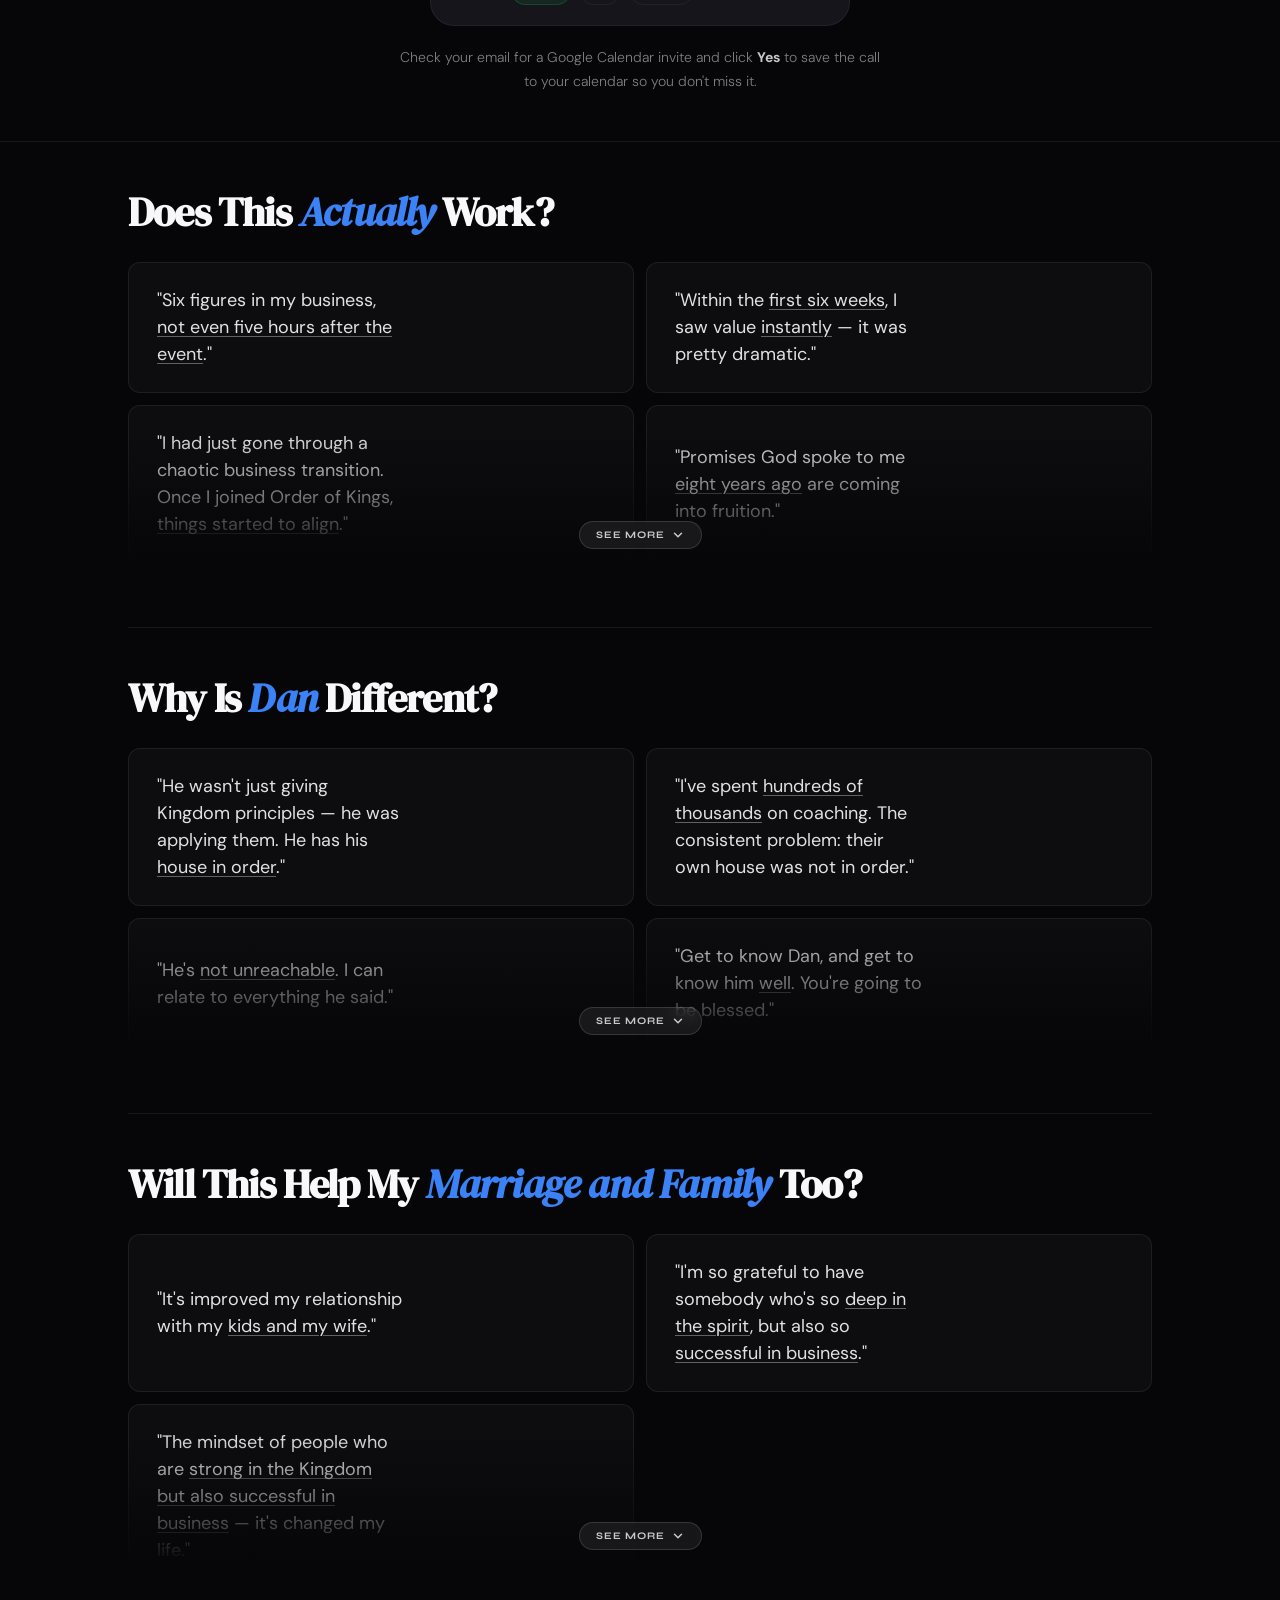
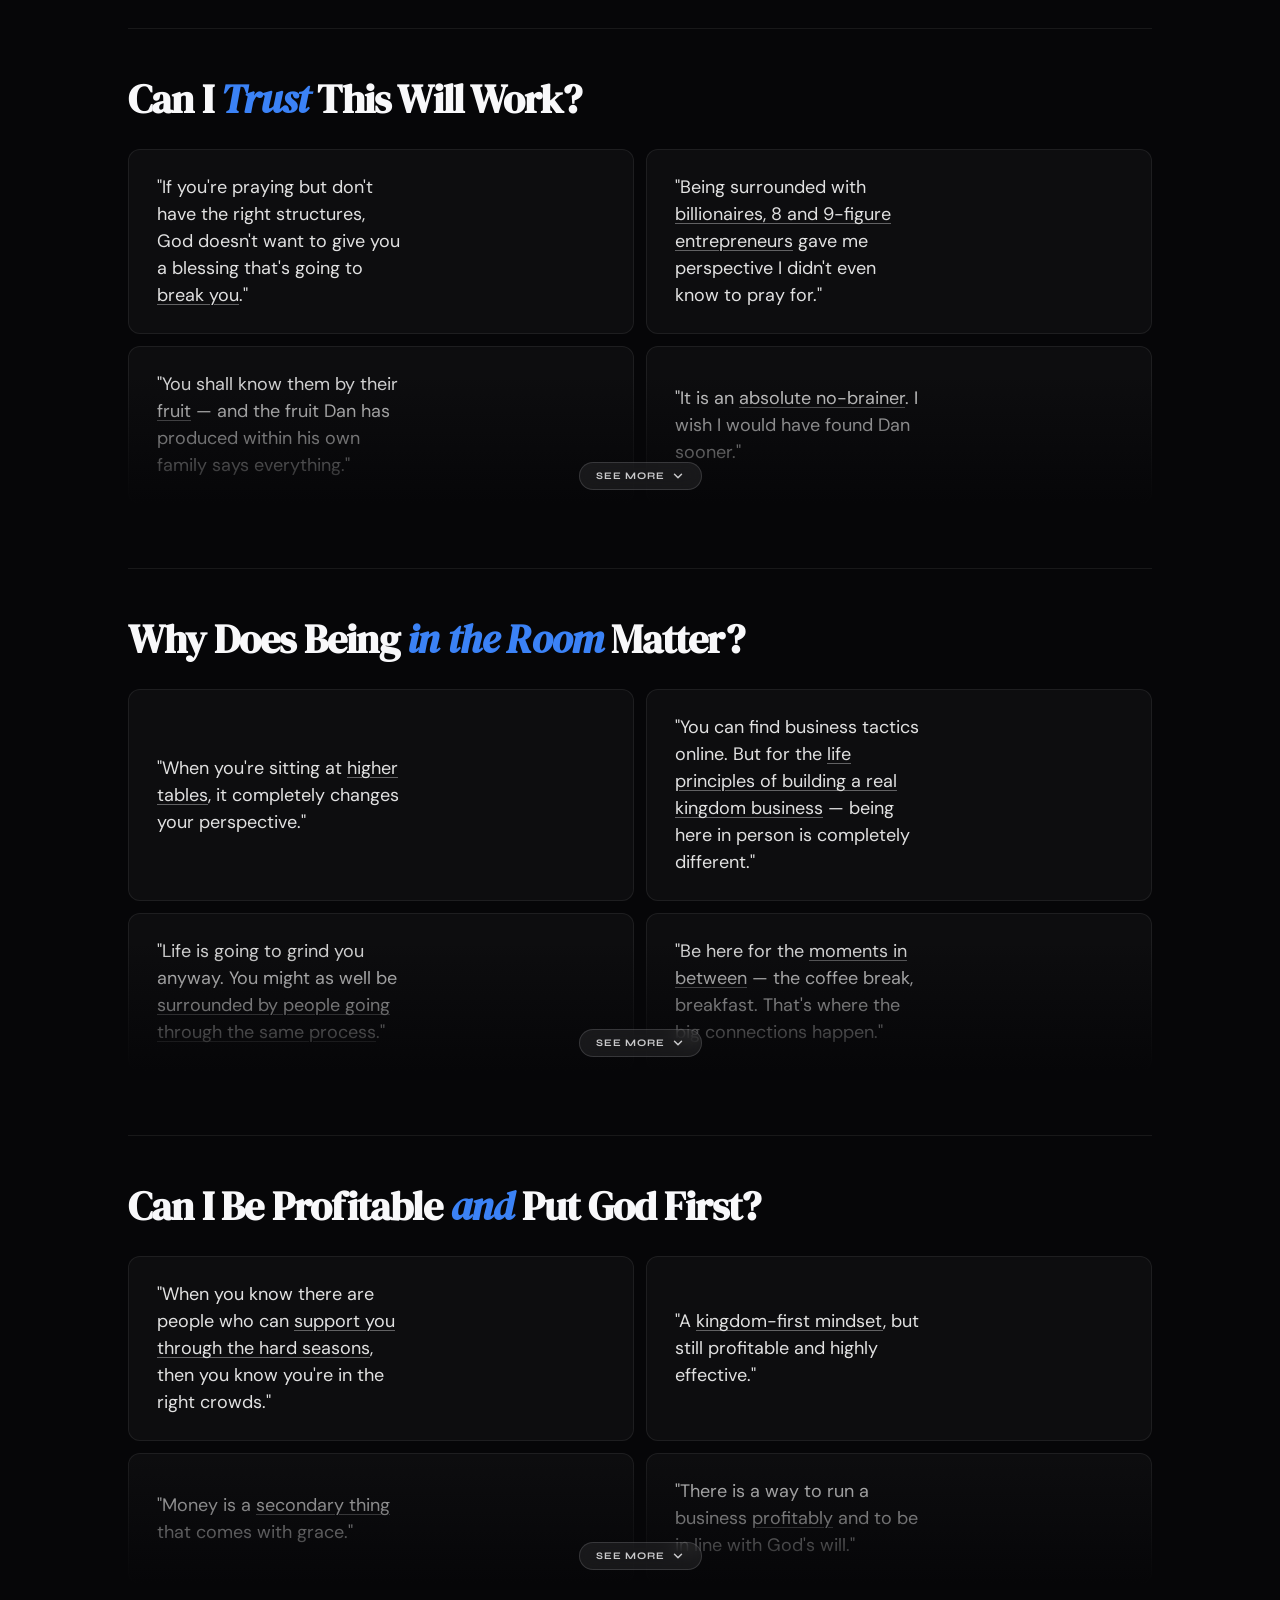
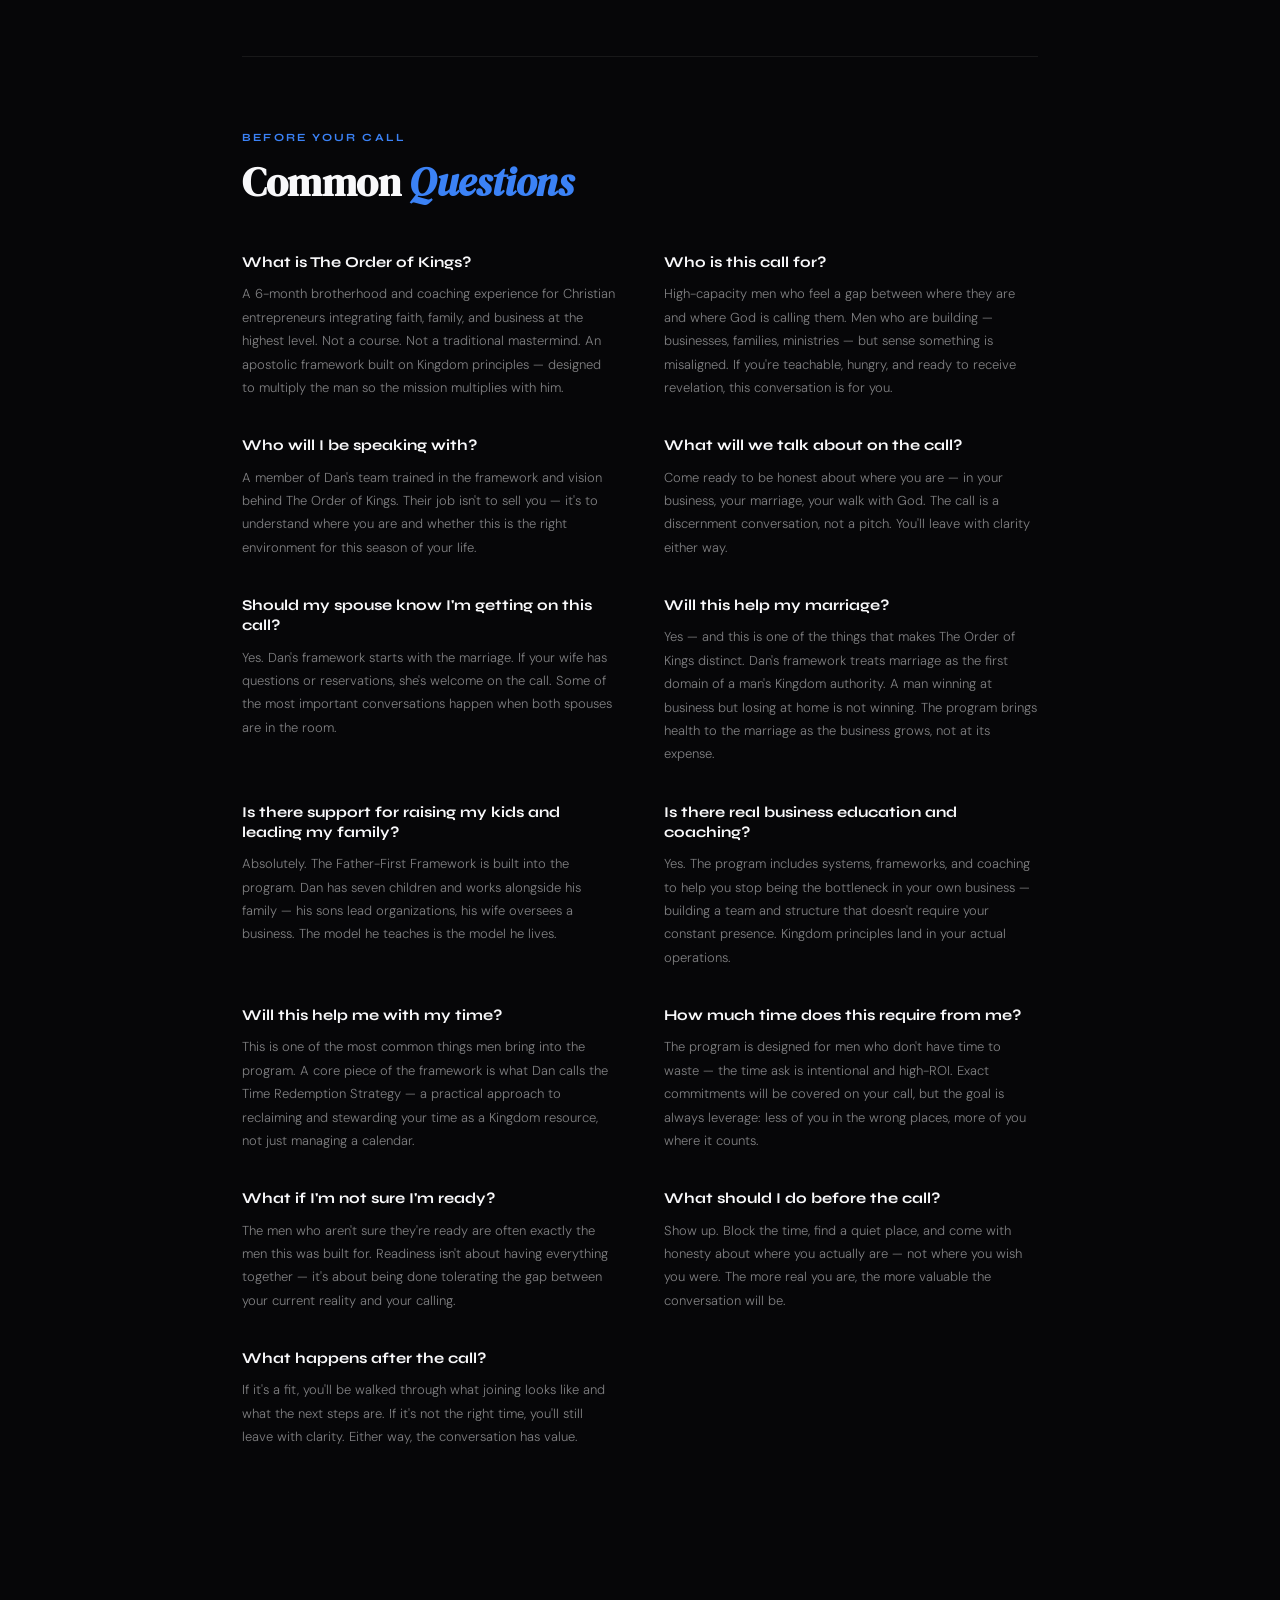
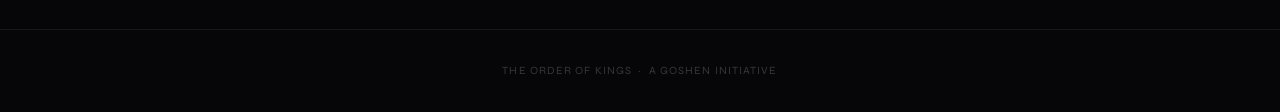
<file: thank-you.html>
<!DOCTYPE html>
<html lang="en">
<head>
  <meta charset="UTF-8" />
  <meta name="viewport" content="width=device-width, initial-scale=1.0" />
  <title>Your Call Is Booked — The Order of Kings</title>
  <link rel="icon" type="image/png" href="logo.png" />
  <link rel="preconnect" href="https://fonts.googleapis.com" />
  <link rel="preconnect" href="https://fonts.gstatic.com" crossorigin />
  <link href="https://fonts.googleapis.com/css2?family=DM+Serif+Display:ital@0;1&family=Syne:wght@400;500;600;700;800&family=DM+Sans:ital,wght@0,300;0,400;0,500;1,300&display=swap" rel="stylesheet" />
  <link rel="stylesheet" href="styles.css" />

  <script>
    !function(t,e){var o,n,p,r;e.__SV||(window.posthog=e,e._i=[],e.init=function(i,s,a){function g(t,e){var o=e.split(".");2==o.length&&(t=t[o[0]],e=o[1]),t[e]=function(){t.push([e].concat(Array.prototype.slice.call(arguments,0)))}}(p=t.createElement("script")).type="text/javascript",p.crossOrigin="anonymous",p.async=!0,p.src=s.api_host+"/static/array.js",(r=t.getElementsByTagName("script")[0]).parentNode.insertBefore(p,r);var u=e;for(void 0!==a?u=e[a]=[]:a="posthog",u.people=u.people||[],u.toString=function(t){var e="posthog";return"posthog"!==a&&(e+="."+a),t||(e+=" (stub)"),e},u.people.toString=function(){return u.people.toString()+" (stub)"},o="capture identify alias people.set people.set_once set_config register register_once unregister opt_out_capturing has_opted_out_capturing opt_in_capturing reset isFeatureEnabled onFeatureFlags getFeatureFlag getFeatureFlagPayload reloadFeatureFlags group updateEarlyAccessFeatureEnrollment getEarlyAccessFeatures on addEventProperties".split(" "),n=0;n<o.length;n++)g(u,o[n]);e._i.push([i,s,a])},e.__SV=1)}(document,window.posthog||[]);
    posthog.init('phc_X4yMXtjgnMJuJ9uGEOTsM4iYtha4OdWSpcJSLrgDA0m', {api_host: 'https://us.i.posthog.com'});
    posthog.capture('call_booked');
  </script>
  <!-- Wistia -->
  <script src="https://fast.wistia.com/player.js" async></script>
  <script src="https://fast.wistia.com/embed/wanqsr4a9b.js" async type="module"></script>

  <style>
    body { cursor: auto !important; }

    wistia-player[media-id='wanqsr4a9b']:not(:defined) {
      background: center / contain no-repeat url('https://fast.wistia.com/embed/medias/wanqsr4a9b/swatch');
      display: block;
      filter: blur(5px);
      padding-top: 56.25%;
    }

    /* ── Page wrapper ── */
    .ty-wrap {
      max-width: 860px;
      margin: 0 auto;
      padding: 0 32px 100px;
    }

    /* ── Confirmation hero ── */
    .ty-hero {
      padding: 56px 0 48px;
      text-align: center;
      border-bottom: 1px solid var(--border);
    }

    .ty-badge {
      display: inline-flex;
      align-items: center;
      gap: 8px;
      background: rgba(34,197,94,0.08);
      border: 1px solid rgba(34,197,94,0.2);
      border-radius: var(--radius-pill);
      padding: 6px 16px;
      font-family: var(--font-ui);
      font-size: 11px;
      font-weight: 700;
      letter-spacing: 0.12em;
      text-transform: uppercase;
      color: #4ade80;
      margin-bottom: 28px;
    }

    .ty-badge-dot {
      width: 6px;
      height: 6px;
      border-radius: 50%;
      background: #22c55e;
      box-shadow: 0 0 8px rgba(34,197,94,0.6);
      animation: pipPulse 2s ease-in-out infinite;
    }

    .ty-headline {
      font-family: var(--font-display);
      font-size: clamp(32px, 5vw, 52px);
      line-height: 1.1;
      letter-spacing: -0.01em;
      margin-bottom: 24px;
    }

    .ty-headline em {
      font-style: italic;
      color: #4ade80;
    }

    .ty-sub {
      font-size: clamp(14px, 1.8vw, 17px);
      color: var(--white-50);
      line-height: 1.8;
      max-width: 600px;
      margin: 0 auto;
    }

    .ty-sub strong {
      color: var(--white-80);
      font-weight: 500;
    }

    /* ── Steps ── */
    .ty-steps {
      padding: 56px 0 0;
      display: flex;
      flex-direction: column;
      gap: 56px;
    }

    .ty-step-banner {
      display: flex;
      align-items: center;
      gap: 16px;
      background: var(--surface);
      border: 1px solid var(--border);
      border-radius: var(--radius);
      padding: 16px 24px;
      margin-bottom: 24px;
    }

    .ty-step-num {
      width: 36px;
      height: 36px;
      border-radius: 50%;
      background: var(--blue-dim);
      border: 1px solid rgba(59,130,246,0.25);
      display: flex;
      align-items: center;
      justify-content: center;
      font-family: var(--font-ui);
      font-size: 13px;
      font-weight: 700;
      color: var(--blue-light);
      flex-shrink: 0;
    }

    .ty-step-label {
      font-family: var(--font-ui);
      font-size: 14px;
      font-weight: 700;
      letter-spacing: 0.04em;
      color: var(--white);
    }

    /* ── Video ── */
    .ty-video-wrap {
      border-radius: var(--radius-lg);
      overflow: hidden;
      background: var(--surface);
      border: 1px solid var(--border);
      box-shadow: 0 24px 60px rgba(0,0,0,0.5), 0 0 40px var(--blue-glow);
      width: 100%;
    }

    .ty-video-wrap wistia-player {
      display: block;
      width: 100%;
    }

    /* ── Calendar illustration ── */
    .ty-cal-wrap {
      display: flex;
      flex-direction: column;
      align-items: center;
      gap: 20px;
    }

    .ty-cal-hint {
      font-size: 14px;
      color: var(--white-50);
      text-align: center;
      line-height: 1.7;
      max-width: 480px;
    }

    /* Mockup frame */
    .ty-cal-mockup {
      width: 100%;
      max-width: 420px;
      position: relative;
      pointer-events: none;
      user-select: none;
    }

    .ty-cal-mockup-label {
      display: flex;
      align-items: center;
      gap: 6px;
      font-family: var(--font-ui);
      font-size: 10px;
      font-weight: 600;
      letter-spacing: 0.12em;
      text-transform: uppercase;
      color: var(--white-20);
      margin-bottom: 10px;
    }

    .ty-cal-mockup-label svg {
      width: 12px;
      height: 12px;
      color: var(--white-20);
    }

    .ty-cal-card {
      background: var(--surface-2);
      border: 1px solid var(--border);
      border-radius: var(--radius-lg);
      overflow: hidden;
      opacity: 0.85;
    }

    /* Window chrome dots */
    .ty-cal-chrome {
      display: flex;
      align-items: center;
      gap: 6px;
      padding: 12px 16px;
      border-bottom: 1px solid var(--border);
      background: var(--surface);
    }

    .ty-cal-dot {
      width: 10px;
      height: 10px;
      border-radius: 50%;
    }

    .ty-cal-dot-r { background: rgba(255,95,87,0.5); }
    .ty-cal-dot-y { background: rgba(255,189,46,0.5); }
    .ty-cal-dot-g { background: rgba(40,200,64,0.5); }

    .ty-cal-chrome-title {
      flex: 1;
      text-align: center;
      font-family: var(--font-ui);
      font-size: 11px;
      color: var(--white-20);
      letter-spacing: 0.05em;
    }

    .ty-cal-inner {
      padding: 20px;
    }

    .ty-cal-event-row {
      display: flex;
      align-items: flex-start;
      gap: 14px;
      padding: 14px 16px;
      background: var(--surface);
      border: 1px solid var(--border);
      border-radius: var(--radius);
      margin-bottom: 12px;
    }

    .ty-cal-event-color {
      width: 4px;
      height: 40px;
      border-radius: 2px;
      background: #1a73e8;
      flex-shrink: 0;
      margin-top: 2px;
    }

    .ty-cal-event-info {}

    .ty-cal-event-name {
      font-family: var(--font-ui);
      font-size: 13px;
      font-weight: 700;
      color: var(--white-80);
      margin-bottom: 3px;
    }

    .ty-cal-event-meta {
      font-size: 11px;
      color: var(--white-20);
    }

    .ty-cal-accept-row {
      display: flex;
      align-items: center;
      gap: 8px;
      padding: 0 4px;
    }

    .ty-cal-accept-label {
      font-family: var(--font-ui);
      font-size: 10px;
      font-weight: 600;
      letter-spacing: 0.1em;
      text-transform: uppercase;
      color: var(--white-20);
    }

    .ty-cal-chip {
      display: inline-flex;
      align-items: center;
      gap: 4px;
      padding: 4px 12px;
      border-radius: var(--radius-pill);
      font-family: var(--font-ui);
      font-size: 11px;
      font-weight: 600;
      border: 1px solid transparent;
    }

    .ty-cal-chip-yes {
      background: rgba(34,197,94,0.12);
      border-color: rgba(34,197,94,0.25);
      color: #4ade80;
    }

    .ty-cal-chip-no {
      background: transparent;
      border-color: var(--border);
      color: var(--white-20);
    }

    /* ── FAQ grid ── */
    .ty-faq {
      padding: 72px 0 0;
      border-top: 1px solid var(--border);
      margin-top: 72px;
    }

    .ty-faq-eyebrow {
      font-family: var(--font-ui);
      font-size: 11px;
      font-weight: 700;
      letter-spacing: 0.2em;
      text-transform: uppercase;
      color: var(--blue-light);
      margin-bottom: 12px;
    }

    .ty-faq-headline {
      font-family: var(--font-display);
      font-size: clamp(28px, 4vw, 40px);
      line-height: 1.1;
      letter-spacing: -0.01em;
      margin-bottom: 48px;
    }

    .ty-faq-headline em {
      font-style: italic;
      color: var(--blue-light);
    }

    .ty-faq-grid {
      display: grid;
      grid-template-columns: 1fr 1fr;
      gap: 36px 48px;
    }

    .ty-faq-item {
      display: flex;
      flex-direction: column;
      gap: 10px;
    }

    .ty-faq-q {
      font-family: var(--font-ui);
      font-size: 15px;
      font-weight: 700;
      color: var(--white);
      line-height: 1.35;
    }

    .ty-faq-a {
      font-size: 13px;
      color: var(--white-50);
      line-height: 1.8;
    }

    /* ── Add to Calendar button ── */
    .ty-atc-btn {
      display: inline-flex;
      align-items: center;
      gap: 10px;
      background: #1a73e8;
      color: #fff;
      font-family: var(--font-ui);
      font-size: 14px;
      font-weight: 700;
      letter-spacing: 0.03em;
      padding: 14px 28px;
      border-radius: var(--radius-pill);
      border: none;
      cursor: pointer;
      text-decoration: none;
      transition: background 0.18s, box-shadow 0.18s, transform 0.1s;
      box-shadow: 0 4px 20px rgba(26,115,232,0.35);
      margin-top: 28px;
    }

    .ty-atc-btn:hover {
      background: #1557b0;
      box-shadow: 0 6px 28px rgba(26,115,232,0.5);
      transform: translateY(-1px);
    }

    .ty-atc-btn:active { transform: translateY(0); }

    .ty-atc-btn svg {
      width: 18px;
      height: 18px;
      flex-shrink: 0;
    }

    /* ── Preview notice banner ── */
    .ty-preview-notice {
      display: flex;
      align-items: flex-start;
      gap: 12px;
      background: rgba(234,179,8,0.07);
      border: 1px solid rgba(234,179,8,0.25);
      border-radius: var(--radius);
      padding: 14px 20px;
      margin-bottom: 56px;
      font-family: var(--font-ui);
      font-size: 12px;
      color: rgba(234,179,8,0.85);
      line-height: 1.65;
    }

    .ty-preview-notice svg {
      width: 16px;
      height: 16px;
      flex-shrink: 0;
      margin-top: 1px;
    }

    .ty-preview-notice code {
      background: rgba(234,179,8,0.12);
      border-radius: 4px;
      padding: 1px 6px;
      font-family: monospace;
      font-size: 11px;
    }

    /* ── Testimonials section — full-bleed breakout ── */
    .ty-testimonials {
      width: 100vw;
      position: relative;
      left: 50%;
      margin-left: -50vw;
      padding: 48px clamp(48px, 10vw, 144px) 0;
      box-sizing: border-box;
      border-top: 1px solid var(--border);
      margin-top: 48px;
    }

    .ty-testimonials .ty-preview-notice {
      margin-bottom: 36px;
    }

    /* ── Group ── */
    .ty-testi-group {
      margin-bottom: 64px;
      padding-top: 48px;
      border-top: 1px solid var(--border);
    }

    .ty-testi-group:first-of-type {
      border-top: none;
      padding-top: 0;
    }

    .ty-testi-group-title {
      font-family: var(--font-display);
      font-size: clamp(28px, 4vw, 40px);
      line-height: 1.1;
      letter-spacing: -0.02em;
      color: var(--white);
      margin-bottom: 28px;
    }

    .ty-testi-group-title em {
      font-style: italic;
      color: var(--blue-light);
    }

    /* ── Grid rows: 2 columns of horizontal cards ── */
    .ty-testi-row1,
    .ty-testi-row2 {
      display: grid;
      grid-template-columns: repeat(2, 1fr);
      gap: 12px;
    }

    /* ── Row 2 collapse wrapper ── */
    .ty-testi-row2-wrap {
      position: relative;
      margin-top: 12px;
    }

    .ty-testi-row2.is-collapsed {
      max-height: 160px;
      overflow: hidden;
    }

    .ty-row2-fade {
      position: absolute;
      bottom: 0;
      left: 0;
      right: 0;
      height: 130px;
      background: linear-gradient(to bottom, transparent, #060608);
      display: flex;
      align-items: flex-end;
      justify-content: center;
      padding-bottom: 14px;
      pointer-events: none;
    }

    .ty-row2-fade.is-hidden {
      display: none;
    }

    .ty-see-more-btn {
      pointer-events: all;
      display: inline-flex;
      align-items: center;
      gap: 6px;
      background: rgba(248,248,250,0.07);
      border: 1px solid rgba(248,248,250,0.14);
      border-radius: var(--radius-pill);
      padding: 6px 16px;
      font-family: var(--font-ui);
      font-size: 10px;
      font-weight: 700;
      letter-spacing: 0.1em;
      text-transform: uppercase;
      color: var(--white-80);
      cursor: pointer;
      transition: background 0.2s, border-color 0.2s;
      backdrop-filter: blur(8px);
    }

    .ty-see-more-btn:hover {
      background: rgba(248,248,250,0.12);
      border-color: rgba(248,248,250,0.22);
    }

    .ty-see-more-icon {
      transition: transform 0.3s;
      flex-shrink: 0;
    }

    .ty-see-more-btn.is-expanded .ty-see-more-icon {
      transform: rotate(180deg);
    }

    /* ── Cards: horizontal — quote left, video right ── */
    .ty-testi-card {
      display: flex;
      flex-direction: row;
      align-items: center;
      gap: 24px;
      background: rgba(255,255,255,0.03);
      border: 1px solid rgba(255,255,255,0.07);
      border-radius: 12px;
      padding: 24px 24px 24px 28px;
    }

    .ty-testi-quote {
      flex: 1;
      font-family: var(--font-body);
      font-style: normal;
      font-weight: 400;
      font-size: 18px;
      line-height: 1.5;
      color: rgba(255,255,255,0.88);
    }

    .ty-testi-quote u {
      text-decoration: underline;
      text-decoration-color: rgba(255,255,255,0.35);
      text-decoration-thickness: 1px;
      text-underline-offset: 3px;
    }

    .ty-testi-card wistia-player {
      display: block;
      width: 40%;
      flex-shrink: 0;
      border-radius: 8px;
      overflow: hidden;
    }

    @media (max-width: 1100px) {
      .ty-testi-row1,
      .ty-testi-row2 { grid-template-columns: 1fr; }
    }

    /* ── Mobile ── */
    @media (max-width: 640px) {
      .ty-wrap { padding: 0 20px 80px; }
      .ty-hero { padding: 36px 0 36px; }
      .ty-steps { padding: 40px 0 0; gap: 40px; }
      .ty-step-banner { padding: 14px 18px; gap: 12px; }
      .ty-step-label { font-size: 13px; }
      .ty-faq { margin-top: 56px; padding-top: 56px; }
      .ty-faq-grid { grid-template-columns: 1fr; gap: 28px; }
      .ty-faq-q { font-size: 14px; }
      .ty-faq-a { font-size: 13px; }
      .ty-testi-row1,
      .ty-testi-row2 { grid-template-columns: 1fr; }
      .ty-testi-card { flex-direction: column; padding: 18px; gap: 14px; }
      .ty-testi-card wistia-player { width: 100%; }
      .ty-testi-quote { font-size: 16px; }
      .ty-testi-group-title { font-size: 24px; }
      .ty-testimonials { margin-top: 40px; padding: 40px 20px 0; }
      .ty-testi-group { margin-bottom: 44px; padding-top: 36px; }
    }
  </style>
</head>
<body>

  <div class="noise"></div>

  <!-- NAV -->
  <nav class="nav" id="nav" style="display:flex;flex-direction:row;align-items:center;justify-content:space-between;width:100%;padding:8px 48px;box-sizing:border-box;">
    <a href="/" class="nav-logo-link">
      <img src="logo.png" alt="Order of Kings" class="nav-logo-img" style="height:36px;width:auto;filter:invert(1);" />
    </a>
    <span style="font-family:var(--font-ui);font-size:11px;font-weight:600;letter-spacing:0.15em;text-transform:uppercase;color:var(--white-20);">The Order of Kings</span>
  </nav>

  <div style="padding-top:52px;">
  <div class="ty-wrap">

    <!-- CONFIRMATION HERO -->
    <div class="ty-hero">
      <div class="ty-badge">
        <span class="ty-badge-dot"></span>
        Call Confirmed
      </div>
      <h1 class="ty-headline">Congrats! Your Call<br/>Is <em>Booked.</em></h1>
      <p class="ty-sub">
        We look forward to speaking with you during your scheduled time.<br/><br/>
        <strong>Please be in a quiet spot where we can speak about your goals.</strong>
        We will not take calls when you're on the go or can't devote your full attention.<br/><br/>
        Treat this call with the gravity it deserves — it could be one of the most important conversations of your life. Please treat it that way.
      </p>
      <a id="atc-btn" href="#" class="ty-atc-btn" target="_blank" rel="noopener">
        <svg viewBox="0 0 24 24" fill="none" stroke="currentColor" stroke-width="2" stroke-linecap="round" stroke-linejoin="round">
          <rect x="3" y="4" width="18" height="18" rx="2" ry="2"/>
          <line x1="16" y1="2" x2="16" y2="6"/>
          <line x1="8" y1="2" x2="8" y2="6"/>
          <line x1="3" y1="10" x2="21" y2="10"/>
          <line x1="12" y1="14" x2="12" y2="18"/>
          <line x1="10" y1="16" x2="14" y2="16"/>
        </svg>
        Add to Google Calendar
      </a>
    </div>

    <!-- STEPS -->
    <div class="ty-steps">

      <!-- STEP 1 -->
      <div class="ty-step">
        <div class="ty-step-banner">
          <div class="ty-step-num">1</div>
          <span class="ty-step-label">Watch This Video Now</span>
        </div>
        <div class="ty-video-wrap">
          <wistia-player media-id="wanqsr4a9b" aspect="1.7777777777777777"></wistia-player>
        </div>
      </div>

      <!-- STEP 2 -->
      <div class="ty-step">
        <div class="ty-step-banner">
          <div class="ty-step-num">2</div>
          <span class="ty-step-label">Accept the Calendar Invite</span>
        </div>
        <div class="ty-cal-wrap">

          <div class="ty-cal-mockup">
            <div class="ty-cal-mockup-label">
              <svg viewBox="0 0 24 24" fill="none" stroke="currentColor" stroke-width="2"><rect x="2" y="4" width="20" height="16" rx="2"/><polyline points="2,4 12,13 22,4"/></svg>
              Your email inbox
            </div>
            <div class="ty-cal-card">
              <div class="ty-cal-chrome">
                <span class="ty-cal-dot ty-cal-dot-r"></span>
                <span class="ty-cal-dot ty-cal-dot-y"></span>
                <span class="ty-cal-dot ty-cal-dot-g"></span>
                <span class="ty-cal-chrome-title">Google Calendar Invite</span>
              </div>
              <div class="ty-cal-inner">
                <div class="ty-cal-event-row">
                  <div class="ty-cal-event-color"></div>
                  <div class="ty-cal-event-info">
                    <div class="ty-cal-event-name">Strategy Call — The Order of Kings</div>
                    <div class="ty-cal-event-meta">Your confirmed time &nbsp;·&nbsp; Video call</div>
                  </div>
                </div>
                <div class="ty-cal-accept-row">
                  <span class="ty-cal-accept-label">Going?</span>
                  <span class="ty-cal-chip ty-cal-chip-yes">
                    <svg width="10" height="10" viewBox="0 0 24 24" fill="none" stroke="currentColor" stroke-width="3"><polyline points="20 6 9 17 4 12"/></svg>
                    Yes
                  </span>
                  <span class="ty-cal-chip ty-cal-chip-no">No</span>
                  <span class="ty-cal-chip ty-cal-chip-no">Maybe</span>
                </div>
              </div>
            </div>
          </div>

          <p class="ty-cal-hint">Check your email for a Google Calendar invite and click <strong style="color:var(--white-80);">Yes</strong> to save the call to your calendar so you don't miss it.</p>
        </div>
      </div>

    </div><!-- /steps -->

    <!-- TESTIMONIALS (preview only — shown with ?preview=1) -->
    <div id="testimonials-preview">

      <div class="ty-testimonials">

        <!-- ══════════════════════════════════════
             GROUP 1 — Does This Actually Work?
             avg score 6.9 — leads with results
        ═══════════════════════════════════════ -->
        <div class="ty-testi-group">
          <h3 class="ty-testi-group-title">Does This <em>Actually</em> Work?</h3>

          <div class="ty-testi-row1">
            <div class="ty-testi-card">
              <div class="ty-testi-quote">"Six figures in my business, <u>not even five hours after the event</u>."</div>
              <wistia-player player-color="#000000" media-id="o2gk66dxmg"></wistia-player>
            </div>
            <div class="ty-testi-card">
              <div class="ty-testi-quote">"Within the <u>first six weeks</u>, I saw value <u>instantly</u> — it was pretty dramatic."</div>
              <wistia-player player-color="#000000" media-id="9h9jds12u0"></wistia-player>
            </div>
          </div>

          <div class="ty-testi-row2-wrap">
            <div class="ty-testi-row2 is-collapsed">
              <div class="ty-testi-card">
                <div class="ty-testi-quote">"I had just gone through a chaotic business transition. Once I joined Order of Kings, <u>things started to align</u>."</div>
                <wistia-player player-color="#000000" media-id="izibq5m2yc"></wistia-player>
              </div>
              <div class="ty-testi-card">
                <div class="ty-testi-quote">"Promises God spoke to me <u>eight years ago</u> are coming into fruition."</div>
                <wistia-player player-color="#000000" media-id="duc91le606"></wistia-player>
              </div>
            </div>
            <div class="ty-row2-fade">
              <button class="ty-see-more-btn" onclick="toggleTestiGroup(this)">
                <span class="ty-see-more-label">See more</span>
                <svg class="ty-see-more-icon" width="14" height="14" viewBox="0 0 24 24" fill="none" stroke="currentColor" stroke-width="2.5" stroke-linecap="round" stroke-linejoin="round"><polyline points="6 9 12 15 18 9"/></svg>
              </button>
            </div>
          </div>
        </div>

        <!-- ══════════════════════════════════════
             GROUP 2 — Why Is Dan Different?
        ═══════════════════════════════════════ -->
        <div class="ty-testi-group">
          <h3 class="ty-testi-group-title">Why Is <em>Dan</em> Different?</h3>

          <div class="ty-testi-row1">
            <div class="ty-testi-card">
              <div class="ty-testi-quote">"He wasn't just giving Kingdom principles — he was applying them. He has his <u>house in order</u>."</div>
              <wistia-player player-color="#000000" media-id="on58b5th1x"></wistia-player>
            </div>
            <div class="ty-testi-card">
              <div class="ty-testi-quote">"I've spent <u>hundreds of thousands</u> on coaching. The consistent problem: their own house was not in order."</div>
              <wistia-player player-color="#000000" media-id="nndvav2nwa"></wistia-player>
            </div>
          </div>

          <div class="ty-testi-row2-wrap">
            <div class="ty-testi-row2 is-collapsed">
              <div class="ty-testi-card">
                <div class="ty-testi-quote">"He's <u>not unreachable</u>. I can relate to everything he said."</div>
                <wistia-player player-color="#000000" media-id="6yuiurxru4"></wistia-player>
              </div>
              <div class="ty-testi-card">
                <div class="ty-testi-quote">"Get to know Dan, and get to know him <u>well</u>. You're going to be blessed."</div>
                <wistia-player player-color="#000000" media-id="oderei1fh7"></wistia-player>
              </div>
            </div>
            <div class="ty-row2-fade">
              <button class="ty-see-more-btn" onclick="toggleTestiGroup(this)">
                <span class="ty-see-more-label">See more</span>
                <svg class="ty-see-more-icon" width="14" height="14" viewBox="0 0 24 24" fill="none" stroke="currentColor" stroke-width="2.5" stroke-linecap="round" stroke-linejoin="round"><polyline points="6 9 12 15 18 9"/></svg>
              </button>
            </div>
          </div>
        </div>

        <!-- ══════════════════════════════════════
             GROUP 3 — Will This Help My Family Too?
        ═══════════════════════════════════════ -->
        <div class="ty-testi-group">
          <h3 class="ty-testi-group-title">Will This Help My <em>Marriage and Family</em> Too?</h3>

          <div class="ty-testi-row1">
            <div class="ty-testi-card">
              <div class="ty-testi-quote">"It's improved my relationship with my <u>kids and my wife</u>."</div>
              <wistia-player player-color="#000000" media-id="86v4ry38gf"></wistia-player>
            </div>
            <div class="ty-testi-card">
              <div class="ty-testi-quote">"I'm so grateful to have somebody who's so <u>deep in the spirit</u>, but also so <u>successful in business</u>."</div>
              <wistia-player player-color="#000000" media-id="mbo9tjni9r"></wistia-player>
            </div>
          </div>

          <div class="ty-testi-row2-wrap">
            <div class="ty-testi-row2 is-collapsed">
              <div class="ty-testi-card">
                <div class="ty-testi-quote">"The mindset of people who are <u>strong in the Kingdom but also successful in business</u> — it's changed my life."</div>
                <wistia-player player-color="#000000" media-id="pgnjlewl9t"></wistia-player>
              </div>
            </div>
            <div class="ty-row2-fade">
              <button class="ty-see-more-btn" onclick="toggleTestiGroup(this)">
                <span class="ty-see-more-label">See more</span>
                <svg class="ty-see-more-icon" width="14" height="14" viewBox="0 0 24 24" fill="none" stroke="currentColor" stroke-width="2.5" stroke-linecap="round" stroke-linejoin="round"><polyline points="6 9 12 15 18 9"/></svg>
              </button>
            </div>
          </div>
        </div>

        <!-- ══════════════════════════════════════
             GROUP 4 — Can I Trust This Will Work?
        ═══════════════════════════════════════ -->
        <div class="ty-testi-group">
          <h3 class="ty-testi-group-title">Can I <em>Trust</em> This Will Work?</h3>

          <div class="ty-testi-row1">
            <div class="ty-testi-card">
              <div class="ty-testi-quote">"If you're praying but don't have the right structures, God doesn't want to give you a blessing that's going to <u>break you</u>."</div>
              <wistia-player player-color="#000000" media-id="5jl1h1gto1"></wistia-player>
            </div>
            <div class="ty-testi-card">
              <div class="ty-testi-quote">"Being surrounded with <u>billionaires, 8 and 9-figure entrepreneurs</u> gave me perspective I didn't even know to pray for."</div>
              <wistia-player player-color="#000000" media-id="skj48de494"></wistia-player>
            </div>
          </div>

          <div class="ty-testi-row2-wrap">
            <div class="ty-testi-row2 is-collapsed">
              <div class="ty-testi-card">
                <div class="ty-testi-quote">"You shall know them by their <u>fruit</u> — and the fruit Dan has produced within his own family says everything."</div>
                <wistia-player player-color="#000000" media-id="mk1njh7a2y"></wistia-player>
              </div>
              <div class="ty-testi-card">
                <div class="ty-testi-quote">"It is an <u>absolute no-brainer</u>. I wish I would have found Dan sooner."</div>
                <wistia-player player-color="#000000" media-id="lg8nm9jr2g"></wistia-player>
              </div>
            </div>
            <div class="ty-row2-fade">
              <button class="ty-see-more-btn" onclick="toggleTestiGroup(this)">
                <span class="ty-see-more-label">See more</span>
                <svg class="ty-see-more-icon" width="14" height="14" viewBox="0 0 24 24" fill="none" stroke="currentColor" stroke-width="2.5" stroke-linecap="round" stroke-linejoin="round"><polyline points="6 9 12 15 18 9"/></svg>
              </button>
            </div>
          </div>
        </div>

        <!-- ══════════════════════════════════════
             GROUP 5 — Why Does Being in the Room Matter?
        ═══════════════════════════════════════ -->
        <div class="ty-testi-group">
          <h3 class="ty-testi-group-title">Why Does Being <em>in the Room</em> Matter?</h3>

          <div class="ty-testi-row1">
            <div class="ty-testi-card">
              <div class="ty-testi-quote">"When you're sitting at <u>higher tables</u>, it completely changes your perspective."</div>
              <wistia-player player-color="#000000" media-id="l27h1nfuqi"></wistia-player>
            </div>
            <div class="ty-testi-card">
              <div class="ty-testi-quote">"You can find business tactics online. But for the <u>life principles of building a real kingdom business</u> — being here in person is completely different."</div>
              <wistia-player player-color="#000000" media-id="uzlkxn5lk0"></wistia-player>
            </div>
          </div>

          <div class="ty-testi-row2-wrap">
            <div class="ty-testi-row2 is-collapsed">
              <div class="ty-testi-card">
                <div class="ty-testi-quote">"Life is going to grind you anyway. You might as well be <u>surrounded by people going through the same process</u>."</div>
                <wistia-player player-color="#000000" media-id="epw88bncdz"></wistia-player>
              </div>
              <div class="ty-testi-card">
                <div class="ty-testi-quote">"Be here for the <u>moments in between</u> — the coffee break, breakfast. That's where the big connections happen."</div>
                <wistia-player player-color="#000000" media-id="9xypb4sglb"></wistia-player>
              </div>
            </div>
            <div class="ty-row2-fade">
              <button class="ty-see-more-btn" onclick="toggleTestiGroup(this)">
                <span class="ty-see-more-label">See more</span>
                <svg class="ty-see-more-icon" width="14" height="14" viewBox="0 0 24 24" fill="none" stroke="currentColor" stroke-width="2.5" stroke-linecap="round" stroke-linejoin="round"><polyline points="6 9 12 15 18 9"/></svg>
              </button>
            </div>
          </div>
        </div>

        <!-- ══════════════════════════════════════
             GROUP 6 — Can I Be Profitable AND Put God First?
        ═══════════════════════════════════════ -->
        <div class="ty-testi-group">
          <h3 class="ty-testi-group-title">Can I Be Profitable <em>and</em> Put God First?</h3>

          <div class="ty-testi-row1">
            <div class="ty-testi-card">
              <div class="ty-testi-quote">"When you know there are people who can <u>support you through the hard seasons</u>, then you know you're in the right crowds."</div>
              <wistia-player player-color="#000000" media-id="es03h5zyqb"></wistia-player>
            </div>
            <div class="ty-testi-card">
              <div class="ty-testi-quote">"A <u>kingdom-first mindset</u>, but still profitable and highly effective."</div>
              <wistia-player player-color="#000000" media-id="jwpuou5pjg"></wistia-player>
            </div>
          </div>

          <div class="ty-testi-row2-wrap">
            <div class="ty-testi-row2 is-collapsed">
              <div class="ty-testi-card">
                <div class="ty-testi-quote">"Money is a <u>secondary thing</u> that comes with grace."</div>
                <wistia-player player-color="#000000" media-id="y76aih7mru"></wistia-player>
              </div>
              <div class="ty-testi-card">
                <div class="ty-testi-quote">"There is a way to run a business <u>profitably</u> and to be in line with God's will."</div>
                <wistia-player player-color="#000000" media-id="77wgehcy1u"></wistia-player>
              </div>
            </div>
            <div class="ty-row2-fade">
              <button class="ty-see-more-btn" onclick="toggleTestiGroup(this)">
                <span class="ty-see-more-label">See more</span>
                <svg class="ty-see-more-icon" width="14" height="14" viewBox="0 0 24 24" fill="none" stroke="currentColor" stroke-width="2.5" stroke-linecap="round" stroke-linejoin="round"><polyline points="6 9 12 15 18 9"/></svg>
              </button>
            </div>
          </div>
        </div>

      </div>
    </div><!-- /testimonials-preview -->

    <!-- FAQ -->
    <div class="ty-faq">
      <div class="ty-faq-eyebrow">Before Your Call</div>
      <h2 class="ty-faq-headline">Common <em>Questions</em></h2>
      <div class="ty-faq-grid">

        <div class="ty-faq-item">
          <div class="ty-faq-q">What is The Order of Kings?</div>
          <div class="ty-faq-a">A 6-month brotherhood and coaching experience for Christian entrepreneurs integrating faith, family, and business at the highest level. Not a course. Not a traditional mastermind. An apostolic framework built on Kingdom principles — designed to multiply the man so the mission multiplies with him.</div>
        </div>

        <div class="ty-faq-item">
          <div class="ty-faq-q">Who is this call for?</div>
          <div class="ty-faq-a">High-capacity men who feel a gap between where they are and where God is calling them. Men who are building — businesses, families, ministries — but sense something is misaligned. If you're teachable, hungry, and ready to receive revelation, this conversation is for you.</div>
        </div>

        <div class="ty-faq-item">
          <div class="ty-faq-q">Who will I be speaking with?</div>
          <div class="ty-faq-a">A member of Dan's team trained in the framework and vision behind The Order of Kings. Their job isn't to sell you — it's to understand where you are and whether this is the right environment for this season of your life.</div>
        </div>

        <div class="ty-faq-item">
          <div class="ty-faq-q">What will we talk about on the call?</div>
          <div class="ty-faq-a">Come ready to be honest about where you are — in your business, your marriage, your walk with God. The call is a discernment conversation, not a pitch. You'll leave with clarity either way.</div>
        </div>

        <div class="ty-faq-item">
          <div class="ty-faq-q">Should my spouse know I'm getting on this call?</div>
          <div class="ty-faq-a">Yes. Dan's framework starts with the marriage. If your wife has questions or reservations, she's welcome on the call. Some of the most important conversations happen when both spouses are in the room.</div>
        </div>

        <div class="ty-faq-item">
          <div class="ty-faq-q">Will this help my marriage?</div>
          <div class="ty-faq-a">Yes — and this is one of the things that makes The Order of Kings distinct. Dan's framework treats marriage as the first domain of a man's Kingdom authority. A man winning at business but losing at home is not winning. The program brings health to the marriage as the business grows, not at its expense.</div>
        </div>

        <div class="ty-faq-item">
          <div class="ty-faq-q">Is there support for raising my kids and leading my family?</div>
          <div class="ty-faq-a">Absolutely. The Father-First Framework is built into the program. Dan has seven children and works alongside his family — his sons lead organizations, his wife oversees a business. The model he teaches is the model he lives.</div>
        </div>

        <div class="ty-faq-item">
          <div class="ty-faq-q">Is there real business education and coaching?</div>
          <div class="ty-faq-a">Yes. The program includes systems, frameworks, and coaching to help you stop being the bottleneck in your own business — building a team and structure that doesn't require your constant presence. Kingdom principles land in your actual operations.</div>
        </div>

        <div class="ty-faq-item">
          <div class="ty-faq-q">Will this help me with my time?</div>
          <div class="ty-faq-a">This is one of the most common things men bring into the program. A core piece of the framework is what Dan calls the Time Redemption Strategy — a practical approach to reclaiming and stewarding your time as a Kingdom resource, not just managing a calendar.</div>
        </div>

        <div class="ty-faq-item">
          <div class="ty-faq-q">How much time does this require from me?</div>
          <div class="ty-faq-a">The program is designed for men who don't have time to waste — the time ask is intentional and high-ROI. Exact commitments will be covered on your call, but the goal is always leverage: less of you in the wrong places, more of you where it counts.</div>
        </div>

        <div class="ty-faq-item">
          <div class="ty-faq-q">What if I'm not sure I'm ready?</div>
          <div class="ty-faq-a">The men who aren't sure they're ready are often exactly the men this was built for. Readiness isn't about having everything together — it's about being done tolerating the gap between your current reality and your calling.</div>
        </div>

        <div class="ty-faq-item">
          <div class="ty-faq-q">What should I do before the call?</div>
          <div class="ty-faq-a">Show up. Block the time, find a quiet place, and come with honesty about where you actually are — not where you wish you were. The more real you are, the more valuable the conversation will be.</div>
        </div>

        <div class="ty-faq-item">
          <div class="ty-faq-q">What happens after the call?</div>
          <div class="ty-faq-a">If it's a fit, you'll be walked through what joining looks like and what the next steps are. If it's not the right time, you'll still leave with clarity. Either way, the conversation has value.</div>
        </div>

      </div>
    </div>

  </div><!-- /ty-wrap -->
  </div>

  <!-- FOOTER -->
  <footer style="text-align:center;padding:32px 24px;border-top:1px solid var(--border);margin-top:80px;">
    <p style="font-family:var(--font-ui);font-size:11px;letter-spacing:0.1em;text-transform:uppercase;color:var(--white-20);">The Order of Kings &nbsp;&middot;&nbsp; A Goshen Initiative</p>
  </footer>

  <script>
    const nav = document.getElementById('nav');
    window.addEventListener('scroll', () => {
      nav.classList.toggle('scrolled', window.scrollY > 60);
    }, { passive: true });

    // Build Google Calendar link from booking time passed via GHL redirect URL params
    (function buildCalendarLink() {
      const p = new URLSearchParams(window.location.search);
      // Handle both camelCase and snake_case GHL variable formats
      const rawStart = p.get('start_time') || p.get('startTime');
      const rawEnd   = p.get('end_time')   || p.get('endTime');

      const title   = encodeURIComponent('Strategy Call — The Order of Kings');
      const details = encodeURIComponent('Your strategy call with the Order of Kings team.\n\nBe in a quiet spot where you can speak freely about your goals.');

      let datesParam = '';

      if (rawStart) {
        const toGcalDate = (str) => {
          const d = new Date(str);
          if (isNaN(d)) return null;
          return d.toISOString().replace(/[-:]/g, '').replace(/\.\d{3}/, '');
        };

        const start = toGcalDate(rawStart);
        let end = rawEnd ? toGcalDate(rawEnd) : null;

        if (start && !end) {
          const endDate = new Date(rawStart);
          endDate.setHours(endDate.getHours() + 1);
          end = toGcalDate(endDate.toISOString());
        }

        if (start && end) {
          datesParam = `&dates=${start}/${end}`;
        }
      }

      const url = `https://calendar.google.com/calendar/render?action=TEMPLATE&text=${title}&details=${details}${datesParam}`;
      document.getElementById('atc-btn').href = url;
    })();
  </script>

  <script>
    function toggleTestiGroup(btn) {
      var wrap = btn.closest('.ty-testi-row2-wrap');
      var row2 = wrap.querySelector('.ty-testi-row2');
      var fade = wrap.querySelector('.ty-row2-fade');
      var label = btn.querySelector('.ty-see-more-label');
      var isCollapsed = row2.classList.contains('is-collapsed');
      row2.classList.toggle('is-collapsed');
      fade.classList.toggle('is-hidden');
      btn.classList.toggle('is-expanded');
      label.textContent = isCollapsed ? 'See less' : 'See more';
    }

    customElements.whenDefined('wistia-player').then(function () {
      var player = document.querySelector('wistia-player');
      if (!player || !window.posthog) return;
      var fired = {};
      var pollInterval = null;
      function checkMilestones() {
        var duration = player.duration;
        var current = player.currentTime;
        if (!duration || current == null) return;
        var pct = (current / duration) * 100;
        [25, 50, 75, 100].forEach(function (m) {
          if (!fired[m] && pct >= m) {
            fired[m] = true;
            posthog.capture('ty_vsl_milestone', { percent: m });
          }
        });
      }
      player.addEventListener('play', function () {
        if (!fired.play) { fired.play = true; posthog.capture('ty_vsl_play'); }
        if (!pollInterval) pollInterval = setInterval(checkMilestones, 2000);
      });
      player.addEventListener('pause', function () {
        clearInterval(pollInterval); pollInterval = null; checkMilestones();
      });
      player.addEventListener('ended', function () {
        clearInterval(pollInterval); pollInterval = null;
        posthog.capture('ty_vsl_ended'); checkMilestones();
      });
    });

    // ── Testimonial video tracking → PostHog ──
    customElements.whenDefined('wistia-player').then(function () {
      if (!window.posthog) return;

      // Build media-id → group name lookup from the DOM
      var groupMap = {};
      document.querySelectorAll('.ty-testi-group').forEach(function (group) {
        var title = (group.querySelector('.ty-testi-group-title') || {}).textContent || '';
        group.querySelectorAll('wistia-player').forEach(function (p) {
          groupMap[p.getAttribute('media-id')] = title.trim();
        });
      });

      document.querySelectorAll('.ty-testi-card wistia-player').forEach(function (p) {
        var mediaId = p.getAttribute('media-id');
        var played = false;
        var milestonesFired = {};
        var poll = null;

        function checkTMilestones() {
          var dur = p.duration, cur = p.currentTime;
          if (!dur || cur == null) return;
          var pct = (cur / dur) * 100;
          [50, 100].forEach(function (m) {
            if (!milestonesFired[m] && pct >= m) {
              milestonesFired[m] = true;
              posthog.capture('testimonial_milestone', {
                media_id: mediaId,
                group: groupMap[mediaId] || '',
                percent: m
              });
            }
          });
        }

        p.addEventListener('play', function () {
          if (!played) {
            played = true;
            posthog.capture('testimonial_play', {
              media_id: mediaId,
              group: groupMap[mediaId] || ''
            });
          }
          if (!poll) poll = setInterval(checkTMilestones, 2000);
        });
        p.addEventListener('pause', function () {
          clearInterval(poll); poll = null; checkTMilestones();
        });
        p.addEventListener('ended', function () {
          clearInterval(poll); poll = null; checkTMilestones();
        });
      });

      // Track "See more" group expansions
      document.querySelectorAll('.ty-see-more-btn').forEach(function (btn) {
        btn.addEventListener('click', function () {
          var group = btn.closest('.ty-testi-group');
          var title = (group && group.querySelector('.ty-testi-group-title') || {}).textContent || '';
          var expanding = btn.closest('.ty-testi-row2-wrap').querySelector('.ty-testi-row2').classList.contains('is-collapsed');
          if (expanding) {
            posthog.capture('testimonial_see_more', { group: title.trim() });
          }
        });
      });
    });
  </script>

</body>
</html>
</file>
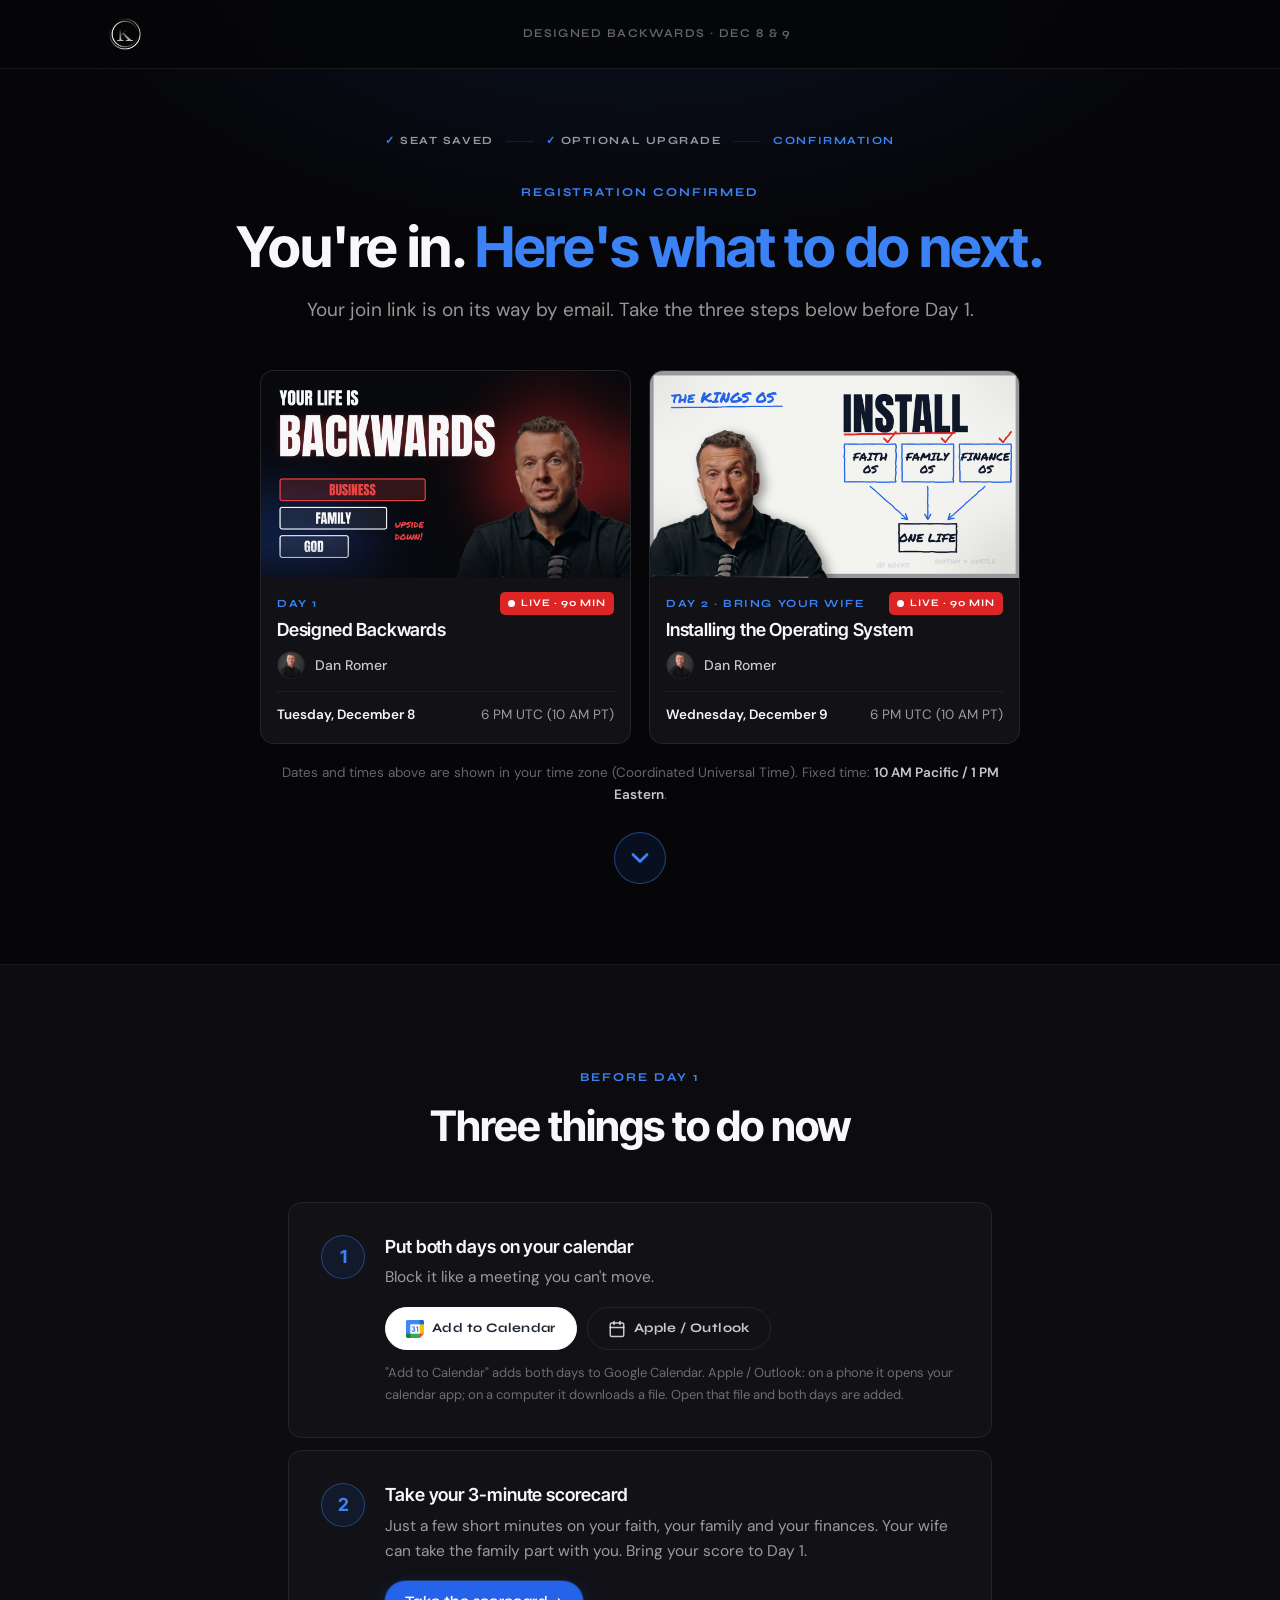
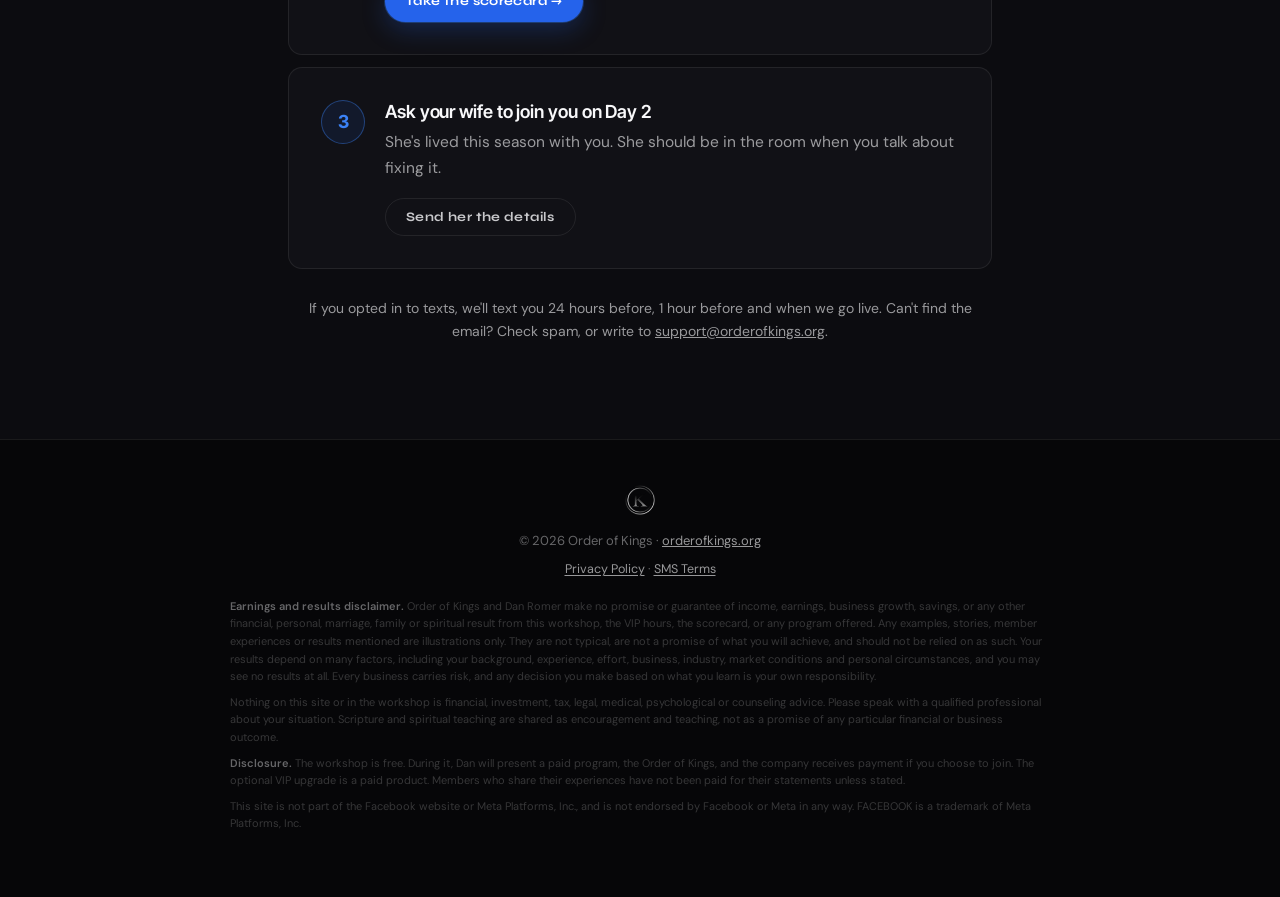
<file: event/confirmed.html>
<!DOCTYPE html>
<html lang="en">
<head>
  <meta charset="UTF-8" />
  <meta name="viewport" content="width=device-width, initial-scale=1.0" />
  <link rel="icon" type="image/png" href="img/logo.png" />
  <link rel="preconnect" href="https://fonts.googleapis.com" />
  <link rel="preconnect" href="https://fonts.gstatic.com" crossorigin />
  <link href="https://fonts.googleapis.com/css2?family=Inter+Tight:wght@600;700&family=DM+Sans:opsz,wght@9..40,400;9..40,500;9..40,600&family=Syne:wght@600;700&display=swap" rel="stylesheet" />
  <link rel="stylesheet" href="event.css" />
  <title>You're in · Designed Backwards</title>
  <meta name="robots" content="noindex" />
  <script>
      !function(t,e){var o,n,p,r;e.__SV||(window.posthog=e,e._i=[],e.init=function(i,s,a){function g(t,e){var o=e.split(".");2==o.length&&(t=t[o[0]],e=o[1]),t[e]=function(){t.push([e].concat(Array.prototype.slice.call(arguments,0)))}}(p=t.createElement("script")).type="text/javascript",p.crossOrigin="anonymous",p.async=!0,p.src=s.api_host+"/static/array.js",(r=t.getElementsByTagName("script")[0]).parentNode.insertBefore(p,r);var u=e;for(void 0!==a?u=e[a]=[]:a="posthog",u.people=u.people||[],u.toString=function(t){var e="posthog";return"posthog"!==a&&(e+="."+a),t||(e+=" (stub)"),e},u.people.toString=function(){return u.people.toString()+" (stub)"},o="capture identify alias people.set people.set_once set_config register register_once unregister opt_out_capturing has_opted_out_capturing opt_in_capturing reset isFeatureEnabled onFeatureFlags getFeatureFlag getFeatureFlagPayload reloadFeatureFlags group updateEarlyAccessFeatureEnrollment getEarlyAccessFeatures on addEventProperties get_distinct_id".split(" "),n=0;n<o.length;n++)g(u,o[n]);e._i.push([i,s,a])},e.__SV=1)}(document,window.posthog||[]);
      posthog.init('phc_X4yMXtjgnMJuJ9uGEOTsM4iYtha4OdWSpcJSLrgDA0m', {api_host: 'https://us.i.posthog.com',
      // Never record personal details from URLs (the #r= fragment or legacy ?email=/?name=/?phone= params)
      before_send: function (ev) {
        var clean = function (v) {
          if (typeof v !== 'string' || v.indexOf('orderofkings.org') < 0) return v;
          try { var u = new URL(v); u.hash = ''; ['email', 'name', 'phone', 'first_name', 'last_name'].forEach(function (k) { u.searchParams.delete(k); }); return u.toString(); }
          catch (e) { return v.replace(/#.*$/, ''); }
        };
        ['properties', '$set', '$set_once'].forEach(function (k) { var o = ev && ev[k]; if (o) for (var p in o) o[p] = clean(o[p]); });
        return ev;
      }});
    // Exclude your own visits: open any event page once with ?internal=1 in each browser/device (?internal=0 to undo)
    (function(){ var q = new URLSearchParams(location.search).get('internal'); if (q === '1') { posthog.opt_out_capturing(); try { localStorage.setItem('ook_internal', '1'); } catch (e) {} } else if (q === '0') { posthog.opt_in_capturing(); try { localStorage.removeItem('ook_internal'); } catch (e) {} } })();
    </script>
  <!-- Meta Pixel: dataset "Dan Romer Event Data". Skipped for internal/team browsers (?internal=1). -->
  <script>
  (function(){
    var internal = false;
    try { internal = new URLSearchParams(location.search).get('internal') === '1' || localStorage.getItem('ook_internal') === '1'; } catch(e){}
    if (internal) return;
    !function(f,b,e,v,n,t,s){if(f.fbq)return;n=f.fbq=function(){n.callMethod?
    n.callMethod.apply(n,arguments):n.queue.push(arguments)};if(!f._fbq)f._fbq=n;
    n.push=n;n.loaded=!0;n.version='2.0';n.queue=[];t=b.createElement(e);t.async=!0;
    t.src=v;s=b.getElementsByTagName(e)[0];s.parentNode.insertBefore(t,s)}(window,
    document,'script','https://connect.facebook.net/en_US/fbevents.js');
    fbq('init', '1624105552195579');
    fbq('track', 'PageView');
  })();
  </script>
  <noscript><img height="1" width="1" style="display:none" alt="" src="https://www.facebook.com/tr?id=1624105552195579&ev=PageView&noscript=1"/></noscript>
</head>
<body data-page="confirmed">

  <nav class="nav">
    <div class="container">
      <img src="img/logo.png" alt="Order of Kings" />
      <span class="nav-meta">Designed Backwards · <span data-fill="dates-short">Dec 8 &amp; 9</span></span>
      <span></span>
    </div>
  </nav>

  <header class="hero">
    <div class="container">
      <div class="steps"><span class="done">Seat saved</span><i></i><span class="done">Optional upgrade</span><i></i><span class="now">Confirmation</span></div>
      <div class="hero-head">
        <span class="label">Registration confirmed</span>
        <h1 class="h1">You're in. <span class="accent">Here's what to do next.</span></h1>
        <p class="lead">Your join link is on its way by email. Take the three steps below before Day 1.</p>
        <div class="vip-badge">VIP confirmed · receipt sent to your email</div>
      </div>

      <div class="sessions">
        <article class="session">
          <div class="session-thumb">
            <img src="img/day1-thumb.jpg" alt="Day 1: Designed Backwards, live with Dan Romer" />
          </div>
          <div class="session-body">
            <div class="session-top"><span class="session-day">Day 1</span><span class="live-badge"><i></i>Live · 90 min</span></div>
            <h3 class="h3">Designed Backwards</h3>
            <div class="session-host"><img src="img/dan-headshot.jpg" alt="" /><span>Dan Romer</span></div>
            <div class="session-when">
              <strong data-fill="day1-date">Tuesday, December 8</strong>
              <span data-fill="session-time">10 AM PT</span>
            </div>
          </div>
        </article>
        <article class="session">
          <div class="session-thumb">
            <img src="img/day2-thumb.jpg" alt="Day 2: Installing the Operating System, live with Dan Romer" />
          </div>
          <div class="session-body">
            <div class="session-top"><span class="session-day">Day 2 · Bring your wife</span><span class="live-badge"><i></i>Live · 90 min</span></div>
            <h3 class="h3">Installing the Operating System</h3>
            <div class="session-host"><img src="img/dan-headshot.jpg" alt="" /><span>Dan Romer</span></div>
            <div class="session-when">
              <strong data-fill="day2-date">Wednesday, December 9</strong>
              <span data-fill="session-time">10 AM PT</span>
            </div>
          </div>
        </article>
      </div>
      <div class="card when-row highlight vip-only vip-row"><h3 class="h4">VIP hour with Dan</h3><span class="t">Both days · <span data-fill="vip-time">9 AM PT</span></span></div>
      <p class="tz-line">Dates and times above are shown in your time zone (<span data-fill="tz-name">Pacific Time</span>). Fixed time: <strong>10 AM Pacific / 1 PM Eastern</strong><span class="vip-only"> (VIP hour 9 AM Pacific / 12 PM Eastern)</span>.</p>
      <a class="scroll-cue" href="#next-steps" aria-label="Scroll to your next steps"><svg width="28" height="28" viewBox="0 0 24 24" fill="none" stroke="currentColor" stroke-width="2.4" stroke-linecap="round" stroke-linejoin="round" aria-hidden="true"><polyline points="6 9 12 15 18 9"/></svg></a>
    </div>
  </header>

  <section class="section alt" id="next-steps">
    <div class="container narrow">
      <div class="section-head">
        <span class="label">Before Day 1</span>
        <h2 class="h2">Three things to do now</h2>
      </div>
      <div class="when-list">
        <div class="card step-card">
          <div class="n">1</div>
          <div>
            <h3 class="h4">Put both days on your calendar</h3>
            <p>Block it like a meeting you can't move.<span class="vip-only"> Your VIP hours are included too.</span></p>
            <div class="actions">
              <a class="btn btn-cal btn-sm" data-gcal="both" href="#" target="_blank" rel="noopener"><img src="img/gcal.png" alt="" />Add to Calendar</a>
              <a class="btn btn-cal btn-sm vip-only-inline" data-gcal="vip" href="#" target="_blank" rel="noopener"><img src="img/gcal.png" alt="" />Add VIP hours to Calendar</a>
              <a class="btn btn-outline btn-sm" data-ics href="designed-backwards.ics"><svg width="15" height="15" viewBox="0 0 24 24" fill="none" stroke="currentColor" stroke-width="2" stroke-linecap="round" stroke-linejoin="round" aria-hidden="true"><rect x="3" y="4" width="18" height="18" rx="2"/><line x1="16" y1="2" x2="16" y2="6"/><line x1="8" y1="2" x2="8" y2="6"/><line x1="3" y1="10" x2="21" y2="10"/></svg>Apple / Outlook</a>
            </div>
            <p class="cal-help">"Add to Calendar" adds both days to Google Calendar. Apple / Outlook: on a phone it opens your calendar app; on a computer it downloads a file. Open that file and both days are added.</p>
          </div>
        </div>
        <div class="card step-card">
          <div class="n">2</div>
          <div>
            <h3 class="h4">Take your 3-minute scorecard</h3>
            <p>Just a few short minutes on your faith, your family and your finances. Your wife can take the family part with you. Bring your score to Day 1.</p>
            <div class="actions"><a class="btn btn-primary btn-sm" data-scorecard href="#" target="_blank" rel="noopener">Take the scorecard →</a></div>
          </div>
        </div>
        <div class="card step-card">
          <div class="n">3</div>
          <div>
            <h3 class="h4">Ask your wife to join you on Day 2</h3>
            <p>She's lived this season with you. She should be in the room when you talk about fixing it.</p>
            <div class="actions"><button class="btn btn-outline btn-sm" data-share-wife>Send her the details</button></div>
          </div>
        </div>
      </div>
      <p class="muted small center" style="margin-top:28px">If you opted in to texts, we'll text you 24 hours before, 1 hour before and when we go live. Can't find the email? Check spam, or write to <a data-support-link href="mailto:support@orderofkings.org" data-fill="support-email">support@orderofkings.org</a>.</p>
    </div>
  </section>

  <!-- Optional call funnel (EVENT_CONFIG.showApplySection). Off by default. -->
  <section class="cta-band" data-apply-section hidden>
    <div class="container">
      <span class="label">Already know you want more than two days?</span>
      <h2 class="h2">The Order of Kings</h2>
      <p class="lead">If you know Dan's work and you're ready to talk, you don't have to wait for Day 2.</p>
      <a class="btn btn-primary" data-apply-link href="https://orderofkings.org/#apply">See if you're a fit →</a>
    </div>
  </section>

  <footer class="footer">
    <div class="container">
      <img src="img/logo.png" alt="Order of Kings" />
      <p>© 2026 Order of Kings · <a href="https://orderofkings.org">orderofkings.org</a></p>
      <p class="legal-links"><a href="https://www.goshenites.com/privacy-policy" target="_blank" rel="noopener">Privacy Policy</a> · <a href="https://www.goshenites.com/sms-terms" target="_blank" rel="noopener">SMS Terms</a></p>
      <div class="disc">
        <p><strong>Earnings and results disclaimer.</strong> Order of Kings and Dan Romer make no promise or guarantee of income, earnings, business growth, savings, or any other financial, personal, marriage, family or spiritual result from this workshop, the VIP hours, the scorecard, or any program offered. Any examples, stories, member experiences or results mentioned are illustrations only. They are not typical, are not a promise of what you will achieve, and should not be relied on as such. Your results depend on many factors, including your background, experience, effort, business, industry, market conditions and personal circumstances, and you may see no results at all. Every business carries risk, and any decision you make based on what you learn is your own responsibility.</p>
        <p>Nothing on this site or in the workshop is financial, investment, tax, legal, medical, psychological or counseling advice. Please speak with a qualified professional about your situation. Scripture and spiritual teaching are shared as encouragement and teaching, not as a promise of any particular financial or business outcome.</p>
        <p><strong>Disclosure.</strong> The workshop is free. During it, Dan will present a paid program, the Order of Kings, and the company receives payment if you choose to join. The optional VIP upgrade is a paid product. Members who share their experiences have not been paid for their statements unless stated.</p>
        <p>This site is not part of the Facebook website or Meta Platforms, Inc., and is not endorsed by Facebook or Meta in any way. FACEBOOK is a trademark of Meta Platforms, Inc.</p>
      </div>
    </div>
  </footer>

  <script src="event.js"></script>
</body>
</html>
</file>
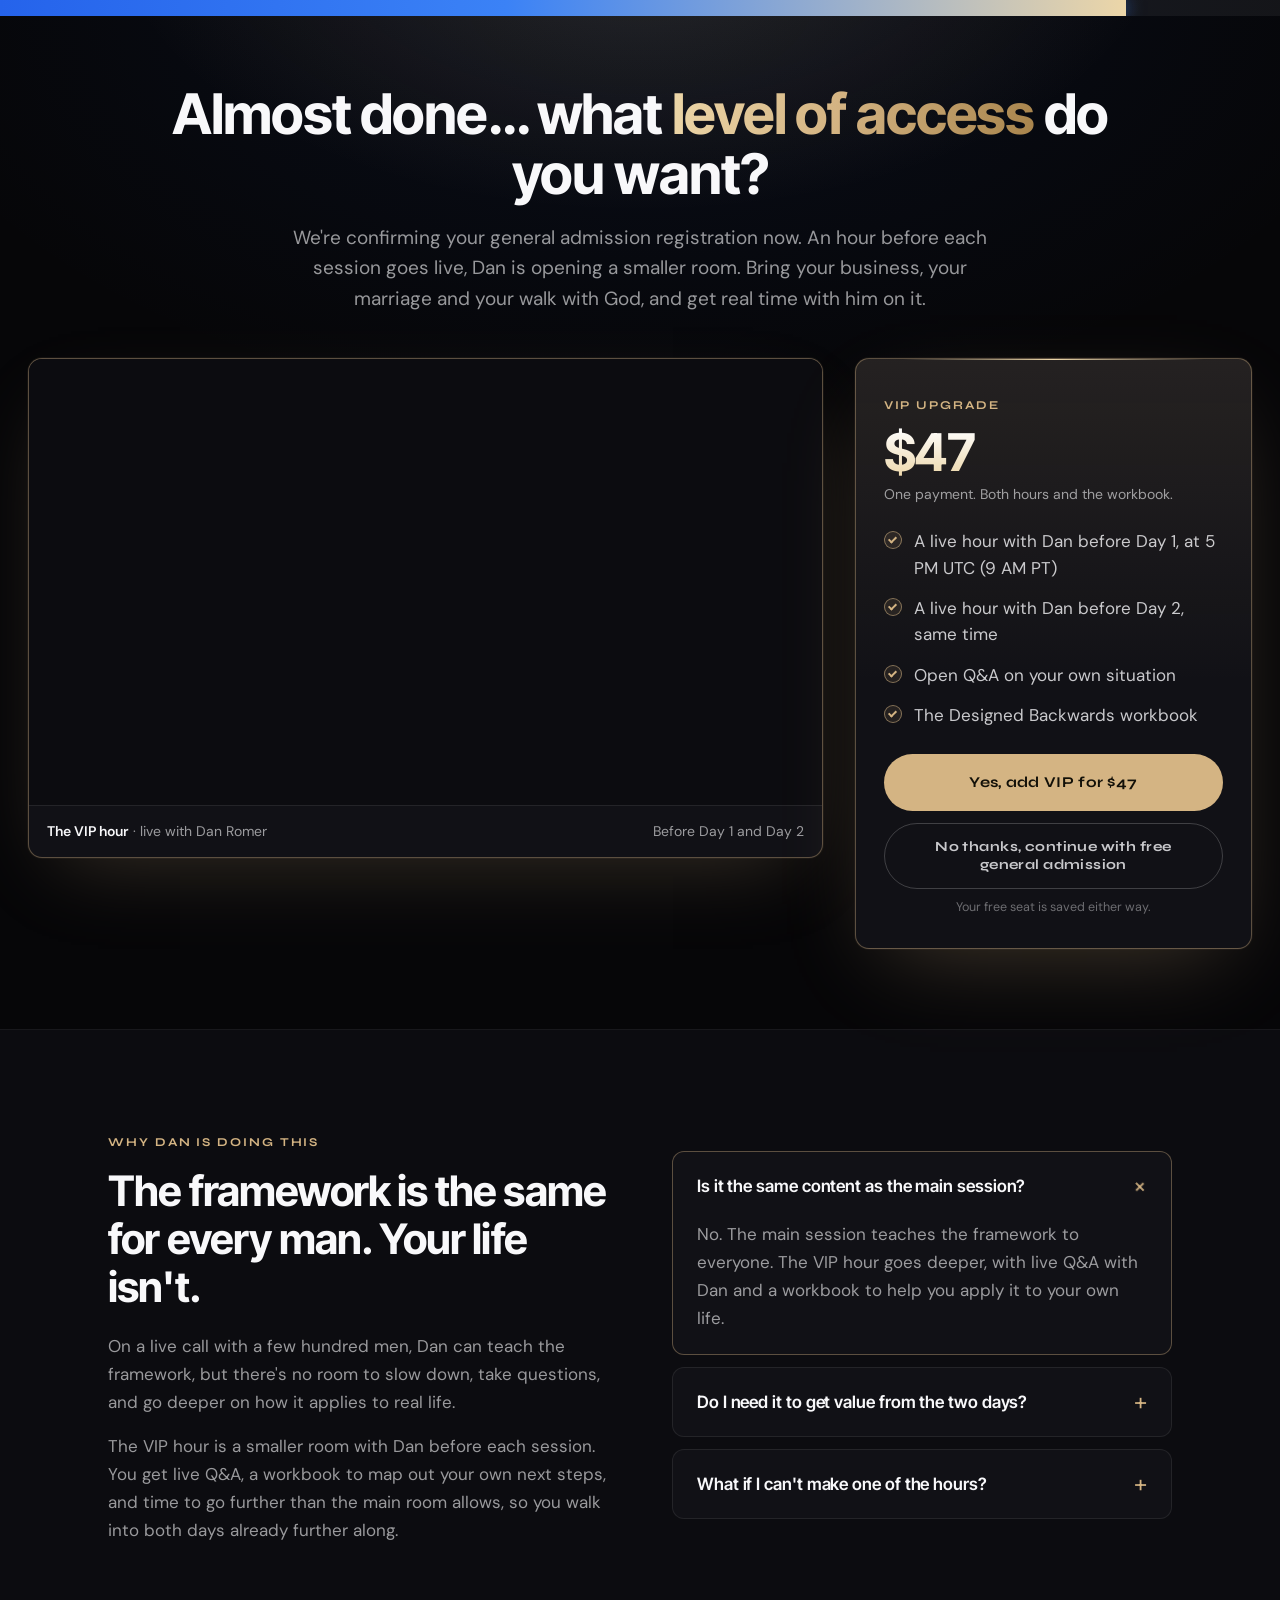
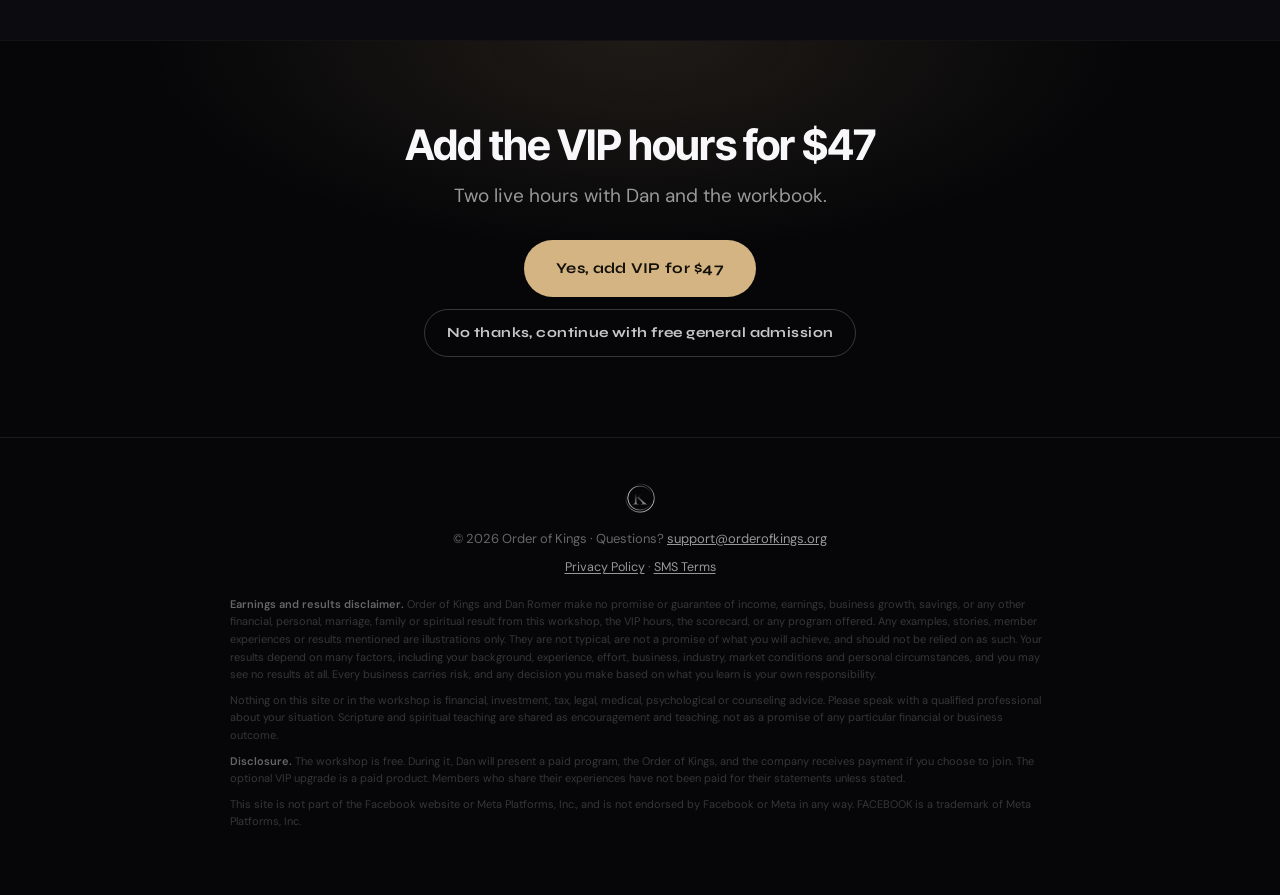
<file: event/vip.html>
<!DOCTYPE html>
<html lang="en">
<head>
  <meta charset="UTF-8" />
  <meta name="viewport" content="width=device-width, initial-scale=1.0" />
  <link rel="icon" type="image/png" href="img/logo.png" />
  <link rel="preconnect" href="https://fonts.googleapis.com" />
  <link rel="preconnect" href="https://fonts.gstatic.com" crossorigin />
  <link href="https://fonts.googleapis.com/css2?family=Inter+Tight:wght@600;700&family=DM+Sans:opsz,wght@9..40,400;9..40,500;9..40,600&family=Syne:wght@600;700&display=swap" rel="stylesheet" />
  <link rel="stylesheet" href="event.css" />
  <title>Your seat is saved · Designed Backwards</title>
  <meta name="robots" content="noindex" />
  <script>
      !function(t,e){var o,n,p,r;e.__SV||(window.posthog=e,e._i=[],e.init=function(i,s,a){function g(t,e){var o=e.split(".");2==o.length&&(t=t[o[0]],e=o[1]),t[e]=function(){t.push([e].concat(Array.prototype.slice.call(arguments,0)))}}(p=t.createElement("script")).type="text/javascript",p.crossOrigin="anonymous",p.async=!0,p.src=s.api_host+"/static/array.js",(r=t.getElementsByTagName("script")[0]).parentNode.insertBefore(p,r);var u=e;for(void 0!==a?u=e[a]=[]:a="posthog",u.people=u.people||[],u.toString=function(t){var e="posthog";return"posthog"!==a&&(e+="."+a),t||(e+=" (stub)"),e},u.people.toString=function(){return u.people.toString()+" (stub)"},o="capture identify alias people.set people.set_once set_config register register_once unregister opt_out_capturing has_opted_out_capturing opt_in_capturing reset isFeatureEnabled onFeatureFlags getFeatureFlag getFeatureFlagPayload reloadFeatureFlags group updateEarlyAccessFeatureEnrollment getEarlyAccessFeatures on addEventProperties get_distinct_id".split(" "),n=0;n<o.length;n++)g(u,o[n]);e._i.push([i,s,a])},e.__SV=1)}(document,window.posthog||[]);
      posthog.init('phc_X4yMXtjgnMJuJ9uGEOTsM4iYtha4OdWSpcJSLrgDA0m', {api_host: 'https://us.i.posthog.com',
      // Never record personal details from URLs (the #r= fragment or legacy ?email=/?name=/?phone= params)
      before_send: function (ev) {
        var clean = function (v) {
          if (typeof v !== 'string' || v.indexOf('orderofkings.org') < 0) return v;
          try { var u = new URL(v); u.hash = ''; ['email', 'name', 'phone', 'first_name', 'last_name'].forEach(function (k) { u.searchParams.delete(k); }); return u.toString(); }
          catch (e) { return v.replace(/#.*$/, ''); }
        };
        ['properties', '$set', '$set_once'].forEach(function (k) { var o = ev && ev[k]; if (o) for (var p in o) o[p] = clean(o[p]); });
        return ev;
      }});
    // Exclude your own visits: open any event page once with ?internal=1 in each browser/device (?internal=0 to undo)
    (function(){ var q = new URLSearchParams(location.search).get('internal'); if (q === '1') { posthog.opt_out_capturing(); try { localStorage.setItem('ook_internal', '1'); } catch (e) {} } else if (q === '0') { posthog.opt_in_capturing(); try { localStorage.removeItem('ook_internal'); } catch (e) {} } })();
    </script>
  <!-- Meta Pixel: dataset "Dan Romer Event Data". Skipped for internal/team browsers (?internal=1). -->
  <script>
  (function(){
    var internal = false;
    try { internal = new URLSearchParams(location.search).get('internal') === '1' || localStorage.getItem('ook_internal') === '1'; } catch(e){}
    if (internal) return;
    !function(f,b,e,v,n,t,s){if(f.fbq)return;n=f.fbq=function(){n.callMethod?
    n.callMethod.apply(n,arguments):n.queue.push(arguments)};if(!f._fbq)f._fbq=n;
    n.push=n;n.loaded=!0;n.version='2.0';n.queue=[];t=b.createElement(e);t.async=!0;
    t.src=v;s=b.getElementsByTagName(e)[0];s.parentNode.insertBefore(t,s)}(window,
    document,'script','https://connect.facebook.net/en_US/fbevents.js');
    fbq('init', '1624105552195579');
    fbq('track', 'PageView');
  })();
  </script>
  <noscript><img height="1" width="1" style="display:none" alt="" src="https://www.facebook.com/tr?id=1624105552195579&ev=PageView&noscript=1"/></noscript>
</head>
<body data-page="vip">
  <div class="load-bar" role="progressbar" aria-label="Confirming your registration"><span></span></div>


  <header class="hero">
    <div class="container">
      <div class="hero-head">
        <h1 class="h1">Almost done&hellip; what <span class="accent">level of access</span> do you want?</h1>
        <p class="lead">We're confirming your general admission registration now. An hour before each session goes live, Dan is opening a smaller room. Bring your business, your marriage and your walk with God, and get real time with him on it.</p>
      </div>

      <div class="hero-grid">
        <div>
          <div class="video" data-media="vipVslWistiaId">
            <div class="video-frame"><img src="img/dan-wide.jpg" alt="Dan Romer" /></div>
            <div class="video-cap"><span><b>The VIP hour</b> · live with Dan Romer</span><span>Before Day 1 and Day 2</span></div>
          </div>
        </div>
        <div>
          <div class="card highlight offer-box">
            <span class="label" style="margin-bottom:0">VIP upgrade</span>
            <div class="t-price" data-fill="vip-price">$47</div>
            <p class="muted small">One payment. Both hours and the workbook.</p>
            <ul class="checks">
              <li>A live hour with Dan before Day 1, at <span data-fill="vip-time">9 AM PT / 12 PM ET</span></li>
              <li>A live hour with Dan before Day 2, same time</li>
              <li>Open Q&amp;A on your own situation</li>
              <li>The Designed Backwards workbook</li>
            </ul>
            <a href="#" class="btn btn-primary btn-block" data-vip-buy="box">Yes, add VIP for $47</a>
            <a href="confirmed" class="btn btn-decline btn-block" data-vip-decline>No thanks, continue with free general admission</a>
            <p class="decline-note">Your free seat is saved either way.</p>
          </div>
        </div>
      </div>
    </div>
  </header>

  <section class="section alt">
    <div class="container split">
      <div>
        <span class="label">Why Dan is doing this</span>
        <h2 class="h2">The framework is the same for every man. Your life isn't.</h2>
        <div class="prose">
          <p>On a live call with a few hundred men, Dan can teach the framework, but there's no room to slow down, take questions, and go deeper on how it applies to real life.</p>
          <p>The VIP hour is a smaller room with Dan before each session. You get live Q&amp;A, a workbook to map out your own next steps, and time to go further than the main room allows, so you walk into both days already further along.</p>
        </div>
      </div>
      <div class="faq" style="max-width:none">
        <details open><summary>Is it the same content as the main session?</summary><p>No. The main session teaches the framework to everyone. The VIP hour goes deeper, with live Q&amp;A with Dan and a workbook to help you apply it to your own life.</p></details>
        <details><summary>Do I need it to get value from the two days?</summary><p>No. The main sessions stand on their own. This is for the man who wants to go further.</p></details>
        <details><summary>What if I can't make one of the hours?</summary><p>Come to whichever you can. Both run the same way, live, with Dan.</p></details>
      </div>
    </div>
  </section>

  <section class="cta-band">
    <div class="container">
      <h2 class="h2">Add the VIP hours for <span data-fill="vip-price">$47</span></h2>
      <p class="lead">Two live hours with Dan and the workbook.</p>
      <a href="#" class="btn btn-primary" data-vip-buy="bottom">Yes, add VIP for $47</a>
      <a href="confirmed" class="btn btn-decline" data-vip-decline>No thanks, continue with free general admission</a>
    </div>
  </section>

  <footer class="footer">
    <div class="container">
      <img src="img/logo.png" alt="Order of Kings" />
      <p>© 2026 Order of Kings · Questions? <a data-support-link href="mailto:support@orderofkings.org" data-fill="support-email">support@orderofkings.org</a></p>
      <p class="legal-links"><a href="https://www.goshenites.com/privacy-policy" target="_blank" rel="noopener">Privacy Policy</a> · <a href="https://www.goshenites.com/sms-terms" target="_blank" rel="noopener">SMS Terms</a></p>
      <div class="disc">
        <p><strong>Earnings and results disclaimer.</strong> Order of Kings and Dan Romer make no promise or guarantee of income, earnings, business growth, savings, or any other financial, personal, marriage, family or spiritual result from this workshop, the VIP hours, the scorecard, or any program offered. Any examples, stories, member experiences or results mentioned are illustrations only. They are not typical, are not a promise of what you will achieve, and should not be relied on as such. Your results depend on many factors, including your background, experience, effort, business, industry, market conditions and personal circumstances, and you may see no results at all. Every business carries risk, and any decision you make based on what you learn is your own responsibility.</p>
        <p>Nothing on this site or in the workshop is financial, investment, tax, legal, medical, psychological or counseling advice. Please speak with a qualified professional about your situation. Scripture and spiritual teaching are shared as encouragement and teaching, not as a promise of any particular financial or business outcome.</p>
        <p><strong>Disclosure.</strong> The workshop is free. During it, Dan will present a paid program, the Order of Kings, and the company receives payment if you choose to join. The optional VIP upgrade is a paid product. Members who share their experiences have not been paid for their statements unless stated.</p>
        <p>This site is not part of the Facebook website or Meta Platforms, Inc., and is not endorsed by Facebook or Meta in any way. FACEBOOK is a trademark of Meta Platforms, Inc.</p>
      </div>
    </div>
  </footer>

  <script src="event.js"></script>
</body>
</html>
</file>
<file: styles.css>
/* ===========================
   ORDER OF KINGS — v2
   Black · White · Sapphire
   =========================== */

:root {
  --black:       #060608;
  --deep:        #0c0c10;
  --surface:     #111116;
  --surface-2:   #18181f;
  --border:      rgba(255,255,255,0.07);
  --border-2:    rgba(255,255,255,0.04);

  /* Sapphire blue accent */
  --blue:        #2563eb;
  --blue-light:  #3b82f6;
  --blue-glow:   rgba(37,99,235,0.18);
  --blue-dim:    rgba(37,99,235,0.08);

  /* Gold accent */
  --gold:        #c6a064;
  --gold-dim:    rgba(198,160,100,0.08);

  --white:       #f8f8fa;
  --white-80:    rgba(248,248,250,0.8);
  --white-50:    rgba(248,248,250,0.5);
  --white-20:    rgba(248,248,250,0.2);
  --white-08:    rgba(248,248,250,0.08);
  --white-04:    rgba(248,248,250,0.04);

  --font-display: 'DM Serif Display', Georgia, serif;
  --font-ui:      'Syne', sans-serif;
  --font-body:    'DM Sans', sans-serif;

  --radius-sm:   6px;
  --radius:      12px;
  --radius-lg:   24px;
  --radius-pill: 999px;

  --transition:  0.25s cubic-bezier(0.16, 1, 0.3, 1);
}

*, *::before, *::after { margin: 0; padding: 0; box-sizing: border-box; }

html { scroll-behavior: smooth; }

body {
  background: var(--black);
  color: var(--white);
  font-family: var(--font-body);
  font-weight: 300;
  line-height: 1.7;
  overflow-x: hidden;
  cursor: none;
}

/* ─── NOISE ─── */
.noise {
  position: fixed;
  inset: 0;
  pointer-events: none;
  z-index: 9999;
  opacity: 0.025;
  background-image: url("data:image/svg+xml,%3Csvg viewBox='0 0 256 256' xmlns='http://www.w3.org/2000/svg'%3E%3Cfilter id='n'%3E%3CfeTurbulence type='fractalNoise' baseFrequency='0.9' numOctaves='4' stitchTiles='stitch'/%3E%3C/filter%3E%3Crect width='100%25' height='100%25' filter='url(%23n)'/%3E%3C/svg%3E");
  background-size: 180px;
}

/* ─── CURSOR ─── */
.cursor {
  position: fixed;
  width: 7px; height: 7px;
  background: var(--blue-light);
  border-radius: 50%;
  pointer-events: none;
  z-index: 9998;
  transform: translate(-50%, -50%);
  transition: width .15s, height .15s;
}
.cursor-follower {
  position: fixed;
  width: 32px; height: 32px;
  border: 1px solid rgba(59,130,246,0.35);
  border-radius: 50%;
  pointer-events: none;
  z-index: 9997;
  transform: translate(-50%, -50%);
  transition: left .1s ease, top .1s ease, width .3s, height .3s, border-color .3s;
}

/* ─── INTRO ─── */
.intro-overlay {
  position: fixed;
  inset: 0;
  background: var(--black);
  z-index: 9000;
  display: flex;
  align-items: center;
  justify-content: center;
  animation: introOut 0.7s ease 2.6s forwards;
}
@keyframes introOut {
  to { opacity: 0; pointer-events: none; }
}
.intro-inner {
  display: flex;
  flex-direction: column;
  align-items: center;
  gap: 20px;
  animation: introUp 0.8s ease 0.2s both;
}
@keyframes introUp {
  from { opacity: 0; transform: translateY(16px); }
  to { opacity: 1; transform: translateY(0); }
}
.intro-logo-img {
  width: 80px;
  height: 80px;
  object-fit: contain;
  filter: invert(1);
}
.intro-line {
  width: 0;
  height: 1px;
  background: var(--blue);
  animation: lineGrow 0.5s ease 1s forwards;
}
@keyframes lineGrow { to { width: 200px; } }
.intro-wordmark {
  font-family: var(--font-ui);
  font-size: 12px;
  font-weight: 600;
  letter-spacing: 0.35em;
  color: var(--white-50);
  animation: fadeIn 0.5s ease 1.2s both;
}
@keyframes fadeIn { from { opacity: 0; } to { opacity: 1; } }

/* ─── LOGO FALLBACK ─── */
.logo-fallback {
  font-family: var(--font-display);
  font-style: italic;
  color: var(--white);
  align-items: center;
  justify-content: center;
  border: 1px solid var(--border);
  border-radius: 50%;
}
.intro-logo-wrap {
  width: 80px;
  height: 80px;
  display: flex;
  align-items: center;
  justify-content: center;
}
.intro-logo-img {
  width: 80px;
  height: 80px;
  object-fit: contain;
  filter: invert(1);
}
.intro-logo-wrap .logo-fallback {
  width: 80px;
  height: 80px;
  font-size: 36px;
  opacity: 0.6;
}
.nav-logo-fallback {
  width: 36px;
  height: 36px;
  font-size: 18px;
  opacity: 0.7;
}
.footer-logo-fallback {
  width: 40px;
  height: 40px;
  font-size: 20px;
  opacity: 0.3;
}

/* ─── STICKY VIDEO POPUP ─── */
.svp {
  position: fixed;
  bottom: 28px;
  right: 28px;
  z-index: 500;
  display: none;
  opacity: 0;
  transform: translateY(12px);
  transition: opacity 0.4s ease, transform 0.4s ease;
}
.svp.visible {
  display: block;
}
.svp.visible.animated {
  opacity: 1;
  transform: translateY(0);
}

.svp-card {
  display: flex;
  align-items: center;
  gap: 14px;
  background: var(--surface-2);
  border: 1px solid rgba(255,255,255,0.1);
  border-radius: var(--radius);
  padding: 12px 16px 12px 12px;
  backdrop-filter: blur(24px);
  cursor: none;
  box-shadow: 0 12px 48px rgba(0,0,0,0.5), 0 0 0 1px var(--border-2), 0 0 40px rgba(37,99,235,0.08);
  transition: border-color var(--transition), transform var(--transition), box-shadow var(--transition);
  text-align: left;
  position: relative;
}
.svp-card:hover {
  border-color: rgba(59,130,246,0.4);
  transform: translateY(-2px);
  box-shadow: 0 20px 60px rgba(0,0,0,0.6), 0 0 0 1px rgba(59,130,246,0.2), 0 0 50px rgba(37,99,235,0.12);
}

/* Video thumbnail */
.svp-thumb {
  position: relative;
  width: 72px;
  height: 48px;
  border-radius: 6px;
  overflow: hidden;
  flex-shrink: 0;
  background: var(--deep);
  border: 1px solid var(--border);
}
.svp-thumb-bg {
  position: absolute;
  inset: 0;
  background: linear-gradient(135deg, #0d1520 0%, #1a2840 50%, #0a0f1a 100%);
}
.svp-thumb-bg::after {
  content: '';
  position: absolute;
  inset: 0;
  background: linear-gradient(
    45deg,
    transparent 30%,
    rgba(37,99,235,0.15) 50%,
    transparent 70%
  );
  animation: thumbSheen 3s ease-in-out infinite;
}
@keyframes thumbSheen {
  0%, 100% { opacity: 0.4; }
  50% { opacity: 1; }
}
/* Fake scene elements in thumbnail */
.svp-thumb-bg::before {
  content: '';
  position: absolute;
  bottom: 0;
  left: 0;
  right: 0;
  height: 40%;
  background: rgba(37,99,235,0.08);
}

.svp-play {
  position: absolute;
  inset: 0;
  display: flex;
  align-items: center;
  justify-content: center;
  color: var(--white);
  z-index: 2;
}
.svp-play svg {
  filter: drop-shadow(0 1px 4px rgba(0,0,0,0.6));
}

.svp-text {
  display: flex;
  flex-direction: column;
  gap: 2px;
  flex: 1;
}
.svp-title {
  font-family: var(--font-ui);
  font-size: 13px;
  font-weight: 700;
  color: var(--white);
  line-height: 1.3;
}
.svp-sub {
  font-family: var(--font-ui);
  font-size: 12px;
  font-weight: 500;
  color: var(--white-50);
}

.svp-dismiss {
  position: absolute;
  top: -8px;
  right: -8px;
  width: 20px;
  height: 20px;
  border-radius: 50%;
  background: var(--surface-2);
  border: 1px solid var(--border);
  color: var(--white-50);
  display: flex;
  align-items: center;
  justify-content: center;
  cursor: none;
  transition: background var(--transition), color var(--transition);
}
.svp-dismiss:hover {
  background: var(--surface);
  color: var(--white);
  border-color: var(--white-20);
}

/* ─── NAV ─── */
.nav {
  position: fixed;
  top: 0; left: 0; right: 0;
  z-index: 200;
  display: flex;
  align-items: center;
  justify-content: space-between;
  padding: 20px 48px;
  transition: background 0.4s, backdrop-filter 0.4s, border-color 0.4s;
  border-bottom: 1px solid transparent;
}
.nav.scrolled {
  background: rgba(6,6,8,0.88);
  backdrop-filter: blur(24px);
  border-color: var(--border);
}
.nav-logo-link { display: flex; align-items: center; }
.nav-logo-img {
  height: 40px;
  width: auto;
  object-fit: contain;
  filter: invert(1) drop-shadow(0 0 8px rgba(180,180,200,0.15));
}

/* ─── BUTTONS ─── */
.btn-pill {
  display: inline-flex;
  align-items: center;
  gap: 8px;
  border-radius: var(--radius-pill);
  font-family: var(--font-ui);
  font-size: 13px;
  font-weight: 600;
  letter-spacing: 0.04em;
  text-decoration: none;
  cursor: none;
  transition: all var(--transition);
  white-space: nowrap;
}
.btn-primary {
  background: var(--blue);
  color: var(--white);
  padding: 13px 28px;
  box-shadow: 0 0 0 1px rgba(59,130,246,0.3), 0 8px 24px rgba(37,99,235,0.25);
}
.btn-primary:hover {
  background: var(--blue-light);
  transform: translateY(-1px);
  box-shadow: 0 0 0 1px rgba(59,130,246,0.5), 0 12px 32px rgba(37,99,235,0.35);
}
.btn-ghost {
  background: var(--white-08);
  color: var(--white-80);
  padding: 13px 28px;
  border: 1px solid var(--border);
}
.btn-ghost:hover {
  background: var(--white-20);
  color: var(--white);
  border-color: var(--white-20);
}
.btn-outline-nav {
  background: transparent;
  color: var(--white-80);
  padding: 10px 22px;
  border: 1px solid var(--border);
}
.btn-outline-nav:hover {
  background: var(--blue);
  color: var(--white);
  border-color: var(--blue);
}
.btn-lg { padding: 18px 40px; font-size: 15px; }
.btn-arr { opacity: 0.7; }

/* ─── INNER CONTAINER ─── */
.inner {
  max-width: 960px;
  margin: 0 auto;
  padding: 0 32px;
}

/* ─── HERO ─── */
.hero {
  min-height: 100vh;
  display: flex;
  flex-direction: column;
  position: relative;
  padding-top: 52px;
}
.hero-bg {
  position: absolute;
  inset: 0;
  overflow: hidden;
}
.hero-glow {
  position: absolute;
  width: 700px;
  height: 700px;
  right: -100px;
  top: -100px;
  background: radial-gradient(circle, rgba(37,99,235,0.08) 0%, transparent 70%);
  pointer-events: none;
}

.hero-layout {
  position: relative;
  z-index: 2;
  display: flex;
  flex-direction: column;
  align-items: center;
  gap: 16px;
  max-width: 860px;
  margin: 0 auto;
  padding: 0px 48px 40px;
  flex: 1;
  text-align: center;
}

.hero-copy {
  width: 100%;
}
.hero-eyebrow {
  display: flex;
  align-items: center;
  justify-content: center;
  gap: 6px;
  font-family: var(--font-ui);
  font-size: 11px;
  font-weight: 600;
  letter-spacing: 0.15em;
  text-transform: uppercase;
  color: var(--white-50);
  margin-bottom: 10px;
}
.eyebrow-pip {
  width: 6px;
  height: 6px;
  border-radius: 50%;
  background: var(--blue);
  flex-shrink: 0;
  box-shadow: 0 0 12px var(--blue-light);
  animation: pipPulse 2s ease-in-out infinite;
}
@keyframes pipPulse {
  0%, 100% { opacity: 1; box-shadow: 0 0 12px var(--blue-light); }
  50% { opacity: 0.6; box-shadow: 0 0 4px var(--blue); }
}

.hero-headline {
  font-family: var(--font-display);
  font-size: clamp(22px, 2.8vw, 34px);
  line-height: 1.3;
  margin-bottom: 12px;
  letter-spacing: -0.01em;
}
.hero-headline em {
  font-style: italic;
  color: var(--blue-light);
}
.reveal-line {
  display: inline;
  opacity: 0;
  transform: translateY(24px);
  transition: opacity 0.7s ease, transform 0.7s ease;
}
.reveal-line.shown { opacity: 1; transform: translateY(0); }
.r2 { transition-delay: 0.12s; }
.r3 { transition-delay: 0.24s; }

.hero-sub {
  font-size: clamp(14px, 1.4vw, 16px);
  color: var(--white-50);
  line-height: 1.6;
  margin-bottom: 0;
  max-width: 580px;
  margin-left: auto;
  margin-right: auto;
}
.hero-sub strong {
  color: var(--white);
  font-weight: 600;
}
.hero-stat {
  font-family: var(--font-ui);
  font-size: 15px;
  font-weight: 700;
  letter-spacing: 0.05em;
  color: var(--white);
  text-align: center;
  width: 100%;
  opacity: 0.75;
}

.hero-actions {
  display: flex;
  gap: 12px;
  flex-wrap: wrap;
  justify-content: center;
  width: 100%;
}

/* VSL stacked panel */
.hero-vsl {
  opacity: 0;
  transform: translateY(20px);
  transition: opacity 0.9s ease 0.5s, transform 0.9s ease 0.5s;
  width: 100%;
}
.hero-vsl.shown { opacity: 1; transform: translateY(0); }

.vsl-card {
  background: var(--surface);
  border: 1px solid var(--border);
  border-radius: var(--radius-lg);
  overflow: hidden;
  box-shadow: 0 32px 80px rgba(0,0,0,0.5), 0 0 0 1px var(--border-2), 0 0 60px var(--blue-glow);
}
.vsl-badge {
  font-family: var(--font-ui);
  font-size: 10px;
  font-weight: 700;
  letter-spacing: 0.15em;
  text-transform: uppercase;
  color: var(--blue-light);
  background: var(--blue-dim);
  border-bottom: 1px solid var(--border);
  padding: 10px 20px;
}
.vsl-video-wrap {
  aspect-ratio: 16/9;
  background: var(--deep);
  width: 100%;
}
.vsl-video-wrap > div { width: 100% !important; height: 100% !important; }

.hero-scroll {
  position: relative;
  z-index: 2;
  display: flex;
  flex-direction: column;
  align-items: center;
  gap: 10px;
  padding-bottom: 40px;
  font-family: var(--font-ui);
  font-size: 10px;
  letter-spacing: 0.2em;
  text-transform: uppercase;
  color: var(--white-20);
}
.hero-scroll-bar {
  width: 1px;
  height: 48px;
  background: linear-gradient(to bottom, var(--blue), transparent);
  animation: barPulse 2s ease-in-out infinite;
}
@keyframes barPulse {
  0%, 100% { opacity: 0.4; }
  50% { opacity: 1; }
}

/* ─── SECTION BLOCKS ─── */
.section-block {
  padding: 120px 0;
  border-top: 1px solid var(--border);
}

.sec-num {
  font-family: var(--font-ui);
  font-size: 11px;
  font-weight: 700;
  letter-spacing: 0.25em;
  color: var(--blue);
  margin-bottom: 48px;
}
.sec-headline {
  font-family: var(--font-display);
  font-size: clamp(48px, 6vw, 80px);
  line-height: 1.05;
  letter-spacing: -0.01em;
  margin-bottom: 20px;
}
.sec-headline em {
  font-style: italic;
  color: var(--blue-light);
}
.sec-intro {
  font-family: var(--font-display);
  font-style: italic;
  font-size: clamp(18px, 2.2vw, 24px);
  color: var(--white-50);
  margin-bottom: 72px;
  line-height: 1.5;
}

/* ─── CONFESSION ─── */
.confession { background: var(--deep); }

.opener {
  font-family: var(--font-display);
  font-size: clamp(32px, 4.5vw, 54px);
  font-style: italic;
  color: var(--white);
  margin-bottom: 28px;
  line-height: 1.15;
}
.prose-block p {
  font-size: clamp(15px, 1.7vw, 18px);
  color: var(--white-50);
  margin-bottom: 18px;
  line-height: 1.8;
}
.prose-block em { color: var(--white); font-style: italic; }

.trade-table {
  margin-top: 64px;
  border: 1px solid var(--border);
  border-radius: var(--radius);
  overflow: hidden;
}
.trade-row {
  display: grid;
  grid-template-columns: 1fr 40px 1fr;
  align-items: center;
  padding: 24px 32px;
  border-bottom: 1px solid var(--border);
  transition: background var(--transition);
}
.trade-row:last-child { border-bottom: none; }
.trade-row:hover { background: var(--white-04); }
.t-from {
  font-family: var(--font-display);
  font-size: clamp(15px, 1.8vw, 19px);
  color: var(--white-50);
}
.t-arrow {
  color: var(--blue);
  font-size: 18px;
  text-align: center;
}
.t-to {
  font-family: var(--font-display);
  font-size: clamp(15px, 1.8vw, 19px);
  color: var(--white);
  text-align: right;
}

/* ─── DIAGNOSIS ─── */
.diagnosis { background: var(--black); }

.diag-strong {
  font-family: var(--font-display);
  font-size: clamp(36px, 5vw, 60px);
  font-weight: 400;
  line-height: 1.1;
  color: var(--white);
  margin-bottom: 16px;
}
.diag-soft {
  font-family: var(--font-display);
  font-style: italic;
  font-size: clamp(18px, 2.5vw, 26px);
  color: var(--white-50);
  margin-bottom: 64px;
  line-height: 1.5;
}

.ceiling-card {
  border: 1px solid var(--border);
  border-left: 2px solid var(--blue);
  border-radius: var(--radius);
  padding: 36px 40px;
  background: var(--blue-dim);
  margin-bottom: 56px;
}
.ceiling-tag {
  font-family: var(--font-ui);
  font-size: 10px;
  font-weight: 700;
  letter-spacing: 0.25em;
  color: var(--blue-light);
  margin-bottom: 16px;
}
.ceiling-card p {
  font-size: clamp(15px, 1.7vw, 18px);
  color: var(--white);
  line-height: 1.7;
  margin-bottom: 12px;
}
.ceiling-card .ceiling-sub {
  color: var(--white-50);
  font-size: 15px;
  margin-bottom: 0;
}

.cost-list {
  list-style: none;
  margin-bottom: 64px;
}
.cost-item {
  display: flex;
  align-items: flex-start;
  gap: 16px;
  padding: 18px 0;
  border-bottom: 1px solid var(--border-2);
  font-size: clamp(15px, 1.7vw, 17px);
  color: var(--white-50);
  transition: color var(--transition);
  line-height: 1.6;
}
.cost-item:hover { color: var(--white); }
.cost-item strong { color: var(--white); font-weight: 500; }
.cost-pip {
  width: 5px;
  height: 5px;
  border-radius: 50%;
  background: var(--blue);
  flex-shrink: 0;
  margin-top: 8px;
}

.scripture {
  font-family: var(--font-display);
  font-style: italic;
  font-size: clamp(20px, 2.8vw, 30px);
  color: var(--white);
  line-height: 1.5;
  text-align: center;
  padding-top: 60px;
  border-top: 1px solid var(--border);
}
.scripture cite {
  display: block;
  font-size: 13px;
  font-style: normal;
  font-family: var(--font-ui);
  font-weight: 600;
  letter-spacing: 0.1em;
  color: var(--blue-light);
  margin-top: 16px;
}
.scripture-aside {
  font-family: var(--font-ui);
  font-size: 14px;
  font-weight: 600;
  color: var(--white-50);
  text-align: center;
  margin-top: 20px;
  letter-spacing: 0.02em;
  font-style: italic;
}
.scripture-centered {
  text-align: center;
  border-top: none;
  padding-top: 0;
  margin-bottom: 64px;
  font-size: clamp(17px, 2.2vw, 24px);
}

/* Shift section extras */
.shift-pullquote {
  font-family: var(--font-display);
  font-style: italic;
  font-size: clamp(18px, 2.5vw, 28px);
  color: var(--blue-light);
  border-left: 2px solid var(--blue);
  padding: 16px 24px;
  margin-bottom: 48px;
  background: var(--blue-dim);
  border-radius: 0 var(--radius-sm) var(--radius-sm) 0;
  line-height: 1.5;
}
.sec-intro-sub {
  font-family: var(--font-ui);
  font-size: 13px;
  font-weight: 600;
  letter-spacing: 0.12em;
  color: var(--white-50);
  text-transform: uppercase;
  margin-top: -44px;
  margin-bottom: 64px;
}
.outcome-scripture {
  font-family: var(--font-display);
  font-style: italic;
  font-size: clamp(13px, 1.5vw, 16px);
  color: var(--blue-light);
  margin-top: 16px;
  opacity: 0.8;
  line-height: 1.5;
  border: none;
  padding: 0;
  text-align: left;
}

/* ─── SHIFT ─── */
.shift { background: var(--deep); }

.mk-grid {
  display: grid;
  grid-template-columns: 1fr auto 1fr;
  border: 1px solid var(--border);
  border-radius: var(--radius);
  overflow: hidden;
  margin-bottom: 80px;
}
.mk-col {
  padding: 48px 36px;
}
.mk-left {
  background: rgba(255,255,255,0.015);
  border-right: 1px solid var(--border);
}
.mk-right {
  background: var(--blue-dim);
}
.mk-tag {
  font-family: var(--font-ui);
  font-size: 10px;
  font-weight: 700;
  letter-spacing: 0.25em;
  text-transform: uppercase;
  margin-bottom: 24px;
}
.manager-tag { color: var(--white-20); }
.king-tag { color: var(--blue-light); }

.mk-col ul { list-style: none; display: flex; flex-direction: column; gap: 14px; }
.mk-col li {
  font-size: 14px;
  color: var(--white-50);
  line-height: 1.6;
  padding-left: 14px;
  position: relative;
}
.mk-col li::before {
  content: '—';
  position: absolute;
  left: 0;
  color: var(--white-20);
  font-size: 10px;
}
.mk-right li { color: var(--white-80); }
.mk-right li::before { color: var(--blue); }

.mk-divider-col {
  display: flex;
  flex-direction: column;
  align-items: center;
  justify-content: center;
  gap: 8px;
  padding: 0 20px;
  background: var(--surface-2);
}
.mk-divider-line {
  width: 1px;
  flex: 1;
  background: var(--border);
  max-height: 60px;
}
.mk-divider-icon {
  font-size: 18px;
  color: var(--blue);
  animation: arrowBounce 1.5s ease-in-out infinite;
}
@keyframes arrowBounce {
  0%, 100% { transform: translateX(0); opacity: 0.6; }
  50% { transform: translateX(3px); opacity: 1; }
}

.outcomes { display: flex; flex-direction: column; }
.outcome-item {
  display: grid;
  grid-template-columns: 72px 1fr;
  padding: 36px 0;
  border-bottom: 1px solid var(--border-2);
  transition: padding-left var(--transition), background var(--transition);
}
.outcome-item:first-child { border-top: 1px solid var(--border-2); }
.outcome-item:hover { padding-left: 8px; }

.out-num {
  font-family: var(--font-display);
  font-style: italic;
  font-size: 28px;
  color: var(--blue);
  opacity: 0.5;
}
.out-body strong {
  display: block;
  font-family: var(--font-display);
  font-weight: 400;
  font-size: clamp(17px, 2vw, 22px);
  color: var(--white);
  margin-bottom: 8px;
}
.out-body p {
  font-size: 14px;
  color: var(--white-50);
  line-height: 1.7;
}

/* ─── GOSHEN ─── */
.goshen {
  position: relative;
  padding: 160px 0;
  background: var(--black);
  text-align: center;
  overflow: hidden;
  border-top: 1px solid var(--border);
  border-bottom: 1px solid var(--border);
}
.goshen-word {
  position: absolute;
  top: 50%;
  left: 50%;
  transform: translate(-50%, -50%);
  font-family: var(--font-ui);
  font-size: clamp(100px, 20vw, 240px);
  font-weight: 800;
  letter-spacing: 0.15em;
  color: rgba(37,99,235,0.025);
  pointer-events: none;
  user-select: none;
  white-space: nowrap;
}
.goshen-content { position: relative; z-index: 2; }
.goshen-lead {
  font-family: var(--font-display);
  font-style: italic;
  font-size: clamp(26px, 3.5vw, 44px);
  color: var(--white);
  line-height: 1.3;
  margin-bottom: 32px;
}
.goshen-body {
  font-size: clamp(15px, 1.7vw, 18px);
  color: var(--white-50);
  margin-bottom: 18px;
  line-height: 1.8;
}
.goshen-body { color: var(--white-50); margin-bottom: 18px; line-height: 1.8; font-size: clamp(15px, 1.7vw, 18px); }
.goshen-body strong { color: var(--white); font-weight: 400; }
.goshen-highlight {
  color: var(--white);
  font-family: var(--font-display);
  font-style: italic;
  font-size: clamp(18px, 2.2vw, 26px);
  line-height: 1.5;
  margin-top: 8px;
}
.goshen-scripture {
  font-family: var(--font-display);
  font-style: italic;
  font-size: clamp(16px, 2vw, 22px);
  color: var(--white-80);
  border: 1px solid var(--border);
  border-left: 2px solid var(--blue);
  padding: 20px 28px;
  border-radius: 0 var(--radius-sm) var(--radius-sm) 0;
  background: var(--blue-dim);
  text-align: left;
  margin: 32px 0;
  line-height: 1.6;
}
.goshen-scripture cite {
  display: block;
  font-size: 12px;
  font-style: normal;
  font-family: var(--font-ui);
  font-weight: 600;
  letter-spacing: 0.1em;
  color: var(--blue-light);
  margin-top: 10px;
}
.goshen-rule {
  width: 48px;
  height: 1px;
  background: var(--blue);
  margin: 48px auto;
  opacity: 0.5;
}
.goshen-close {
  font-family: var(--font-display);
  font-style: italic;
  font-size: clamp(18px, 2.5vw, 26px);
  color: var(--white);
  line-height: 1.6;
}

/* ─── OFFER ─── */
.offer { background: var(--surface); }
.offer-eyebrow {
  font-family: var(--font-ui);
  font-size: 11px;
  font-weight: 700;
  letter-spacing: 0.25em;
  color: var(--blue);
  margin-bottom: 20px;
  text-transform: uppercase;
}
.offer-headline {
  font-family: var(--font-display);
  font-size: clamp(56px, 7vw, 100px);
  line-height: 0.95;
  letter-spacing: -0.01em;
  margin-bottom: 20px;
}
.offer-headline em { font-style: italic; color: var(--blue-light); }
.offer-sub {
  font-family: var(--font-display);
  font-style: italic;
  font-size: clamp(16px, 2vw, 22px);
  color: var(--white-80);
  margin-bottom: 32px;
  line-height: 1.5;
  max-width: 680px;
}
.offer-body {
  font-size: clamp(14px, 1.6vw, 17px);
  color: var(--white-50);
  line-height: 1.8;
  max-width: 640px;
  margin-bottom: 20px;
}
.offer-body:last-of-type {
  margin-bottom: 64px;
}
.offer-scripture-inline {
  font-family: var(--font-display);
  font-style: italic;
  color: var(--blue-light);
  border-left: 2px solid var(--blue);
  padding-left: 20px;
  margin: 28px 0;
  font-size: clamp(14px, 1.6vw, 18px);
  line-height: 1.6;
}

.delivs { display: flex; flex-direction: column; }
.deliv {
  display: grid;
  grid-template-columns: 72px 1fr;
  padding: 40px 0;
  border-bottom: 1px solid var(--border-2);
  transition: padding-left 0.3s;
}
.deliv:first-child { border-top: 1px solid var(--border-2); }
.deliv:hover { padding-left: 6px; }
.deliv-n {
  font-family: var(--font-ui);
  font-size: 11px;
  font-weight: 700;
  letter-spacing: 0.15em;
  color: var(--blue);
  opacity: 0.6;
  padding-top: 3px;
}
.deliv-text strong {
  display: block;
  font-family: var(--font-display);
  font-weight: 400;
  font-size: clamp(17px, 2vw, 22px);
  color: var(--white);
  margin-bottom: 8px;
}
.deliv-text p {
  font-size: 14px;
  color: var(--white-50);
  line-height: 1.7;
}

/* ─── STANDARD ─── */
.standard { background: var(--deep); }
.standard-body {
  font-size: clamp(15px, 1.7vw, 18px);
  color: var(--white-50);
  margin-bottom: 48px;
  line-height: 1.7;
}
.std-cols {
  display: grid;
  grid-template-columns: 1fr 1fr;
  border: 1px solid var(--border);
  border-radius: var(--radius);
  overflow: hidden;
}
.std-col { padding: 48px 36px; }
.std-no {
  border-right: 1px solid var(--border);
  background: rgba(255,255,255,0.01);
}
.std-yes { background: var(--blue-dim); }
.std-col-label {
  font-family: var(--font-ui);
  font-size: 10px;
  font-weight: 700;
  letter-spacing: 0.25em;
  text-transform: uppercase;
  margin-bottom: 24px;
}
.std-no .std-col-label { color: var(--white-20); }
.std-yes .std-col-label { color: var(--blue-light); }
.std-col ul { list-style: none; display: flex; flex-direction: column; gap: 18px; }
.std-col li {
  font-size: 14px;
  color: var(--white-50);
  line-height: 1.6;
  padding-left: 20px;
  position: relative;
}
.std-no li::before {
  content: '×';
  position: absolute;
  left: 0;
  color: var(--white-20);
  font-size: 13px;
}
.std-yes li { color: var(--white-80); }
.std-yes li::before {
  content: '✓';
  position: absolute;
  left: 0;
  color: var(--blue-light);
  font-size: 12px;
}

/* ─── APPLY ─── */
.apply-section {
  position: relative;
  padding: 180px 0;
  background: var(--black);
  text-align: center;
  overflow: hidden;
  border-top: 1px solid var(--border);
}
.apply-bg-logo {
  position: absolute;
  top: 50%;
  left: 50%;
  transform: translate(-50%, -50%);
  pointer-events: none;
  opacity: 0.025;
  overflow: hidden;
  /* Prevent broken-image icon from showing */
  font-size: 0;
  line-height: 0;
}
.apply-bg-logo img {
  width: clamp(300px, 50vw, 600px);
  opacity: 0.06;
  display: block;
}
.apply-bg-logo img[src="logo.png"] {
  /* Only show if image loads */
}
/* If image fails, hide the whole container */
.apply-bg-logo img:not([src]),
.apply-bg-logo img[src=""] {
  display: none;
}
.apply-inner { position: relative; z-index: 2; }
.apply-eyebrow {
  font-family: var(--font-ui);
  font-size: 11px;
  font-weight: 700;
  letter-spacing: 0.25em;
  text-transform: uppercase;
  color: var(--blue);
  margin-bottom: 28px;
}
.apply-headline {
  font-family: var(--font-display);
  font-size: clamp(64px, 10vw, 120px);
  line-height: 0.95;
  letter-spacing: -0.01em;
  margin-bottom: 24px;
}
.apply-headline em { font-style: italic; color: var(--blue-light); }
.apply-body-text {
  font-size: clamp(15px, 1.7vw, 18px);
  color: var(--white-50);
  line-height: 1.8;
  max-width: 560px;
  margin: 0 auto 20px;
}
.apply-family {
  font-family: var(--font-display);
  font-style: italic;
  font-size: clamp(17px, 2vw, 22px);
  color: var(--white-80);
}
.apply-scripture {
  font-family: var(--font-display);
  font-style: italic;
  font-size: clamp(18px, 2.2vw, 26px);
  color: var(--white);
  max-width: 560px;
  margin: 40px auto 20px;
  line-height: 1.5;
}
.apply-scripture cite {
  display: block;
  font-size: 12px;
  font-style: normal;
  font-family: var(--font-ui);
  font-weight: 600;
  letter-spacing: 0.1em;
  color: var(--blue-light);
  margin-top: 12px;
}
.apply-invitation {
  font-size: 14px;
  color: var(--white-50);
  margin-bottom: 48px;
  font-style: italic;
  font-family: var(--font-display);
}
.apply-stat {
  margin-top: 20px;
  font-family: var(--font-ui);
  font-size: 18px;
  font-weight: 700;
  letter-spacing: 0.04em;
  color: var(--gold);
  text-align: center;
  padding: 14px 24px;
  border: 1px solid var(--gold);
  border-radius: 8px;
  background: var(--gold-dim);
}

.apply-note {
  margin-top: 24px;
  font-family: var(--font-ui);
  font-size: 12px;
  letter-spacing: 0.06em;
  color: var(--white-20);
  line-height: 1.8;
}

/* ─── FOOTER ─── */
.footer {
  padding: 60px 32px;
  background: var(--deep);
  border-top: 1px solid var(--border);
  text-align: center;
  display: flex;
  flex-direction: column;
  align-items: center;
  gap: 12px;
}
.footer-logo-wrap {
  height: 40px;
  display: flex;
  align-items: center;
  justify-content: center;
}
.footer-logo {
  height: 40px;
  width: auto;
  object-fit: contain;
  display: block;
  filter: invert(1);
}
.footer-name {
  font-family: var(--font-ui);
  font-size: 12px;
  font-weight: 600;
  letter-spacing: 0.2em;
  text-transform: uppercase;
  color: var(--white-20);
}
.footer-tag {
  font-size: 11px;
  color: var(--white-20);
  letter-spacing: 0.1em;
}

/* ─── RESPONSIVE ─── */
@media (max-width: 900px) {
  .hero-layout {
    gap: 16px;
    padding: 12px 20px 32px;
  }
  .hero-headline { font-size: clamp(24px, 5.5vw, 30px); }
  .hero-sub { font-size: 16px; }
  .hero-eyebrow { font-size: 11px; }
  .hero-actions { justify-content: center; }
  .sec-headline { font-size: clamp(36px, 9vw, 48px); }
  .offer-headline { font-size: clamp(36px, 9vw, 48px); }
  .apply-headline { font-size: clamp(40px, 10vw, 56px); }
  .opener { font-size: clamp(24px, 6vw, 32px); }
  .goshen-lead { font-size: clamp(24px, 6vw, 32px); }
  .nav { padding: 16px 24px; }
  .mk-grid { grid-template-columns: 1fr; }
  .mk-divider-col {
    flex-direction: row;
    padding: 16px 20px;
    gap: 16px;
    border-top: 1px solid var(--border);
    border-bottom: 1px solid var(--border);
  }
  .mk-divider-icon { transform: rotate(90deg); }
  .mk-left { border-right: none; border-bottom: 1px solid var(--border); }
  .std-cols { grid-template-columns: 1fr; }
  .std-no { border-right: none; border-bottom: 1px solid var(--border); }
  .outcome-item { grid-template-columns: 48px 1fr; }
  .deliv { grid-template-columns: 48px 1fr; }
  .inner { padding: 0 20px; }
  .section-block { padding: 80px 0; }
  .apply-section { padding: 120px 0; }
  .goshen { padding: 120px 0; }
  .cursor, .cursor-follower { display: none; }
  body { cursor: auto; }
  .btn-pill, a, button { cursor: pointer; }
  /* Popup mobile */
  .svp { bottom: 16px; right: 16px; }
  .svp-card { padding: 10px 14px 10px 10px; gap: 12px; }
  .svp-thumb { width: 56px; height: 38px; }
  .svp-title { font-size: 12px; }
  .svp-sub { font-size: 11px; }
}

@media (max-width: 480px) {
  .hero-headline { font-size: clamp(22px, 5.5vw, 28px); }
  .hero-sub { font-size: 15px; }
  .sec-headline { font-size: clamp(32px, 8.5vw, 42px); }
  .offer-headline { font-size: clamp(32px, 8.5vw, 42px); }
  .apply-headline { font-size: clamp(34px, 9.5vw, 46px); }
  .btn-lg { padding: 15px 28px; font-size: 13px; }
  .nav-logo-img { height: 28px; }
  .svp-card { max-width: calc(100vw - 32px); }
}

/* ─── SCROLL ANIMATION BASE ─── */
.fade-up {
  opacity: 0;
  transform: translateY(24px);
  transition: opacity 0.7s ease, transform 0.7s ease;
}
.fade-up.shown { opacity: 1; transform: translateY(0); }
</file>
<file: event/event.css>
/* =====================================================
   DESIGNED BACKWARDS: event funnel
   Brand colours + body font from orderofkings.org.
   One uniform section system: label → title → intro → content.
   ===================================================== */
:root {
  --black: #060608; --deep: #0c0c10; --surface: #111116; --surface-2: #16161c;
  --border: rgba(255,255,255,0.08); --border-2: rgba(255,255,255,0.05);
  --blue: #2563eb; --blue-light: #3b82f6; --blue-dim: rgba(37,99,235,0.10);
  --white: #f8f8fa; --white-80: rgba(248,248,250,0.8); --white-60: rgba(248,248,250,0.6); --white-40: rgba(248,248,250,0.4); --white-20: rgba(248,248,250,0.2);

  /* Title font: change this one line to swap every heading */
  --font-title: 'Inter Tight', 'Helvetica Neue', Arial, sans-serif;
  --font-ui: 'Syne', sans-serif;
  --font-body: 'DM Sans', sans-serif;

  --radius: 14px; --pill: 999px;
  --container: 1120px; --narrow: 760px;
}
*, *::before, *::after { margin: 0; padding: 0; box-sizing: border-box; }
html { scroll-behavior: smooth; }
body { background: var(--black); color: var(--white); font: 400 17px/1.65 var(--font-body); -webkit-font-smoothing: antialiased; overflow-x: hidden; }
img { display: block; max-width: 100%; }
a { color: inherit; }
strong { font-weight: 600; color: var(--white); }
[hidden] { display: none !important; }

.container { max-width: var(--container); margin: 0 auto; padding: 0 28px; }
.narrow { max-width: var(--narrow); margin: 0 auto; }
.center { text-align: center; }

/* ── Type scale (uniform) ── */
.h1, .h2, .h3, .h4 { font-family: var(--font-title); color: var(--white); letter-spacing: -0.02em; }
.h1 { font-size: clamp(34px, 4.6vw, 56px); line-height: 1.08; font-weight: 700; }
.h2 { font-size: clamp(28px, 3.4vw, 42px); line-height: 1.15; font-weight: 700; }
.h3 { font-size: 22px; line-height: 1.3; font-weight: 600; letter-spacing: -0.01em; }
.h4 { font-size: 18px; line-height: 1.35; font-weight: 600; letter-spacing: -0.005em; }
.accent { color: var(--blue-light); }
.label { display: inline-block; font-family: var(--font-ui); font-size: 12px; font-weight: 700; letter-spacing: 0.16em; text-transform: uppercase; color: var(--blue-light); margin-bottom: 14px; }
.lead { font-size: clamp(17px, 1.5vw, 19px); color: var(--white-60); line-height: 1.6; }
.muted { color: var(--white-60); }
.small { font-size: 14px; }

/* ── Sections ── */
.section { padding: 96px 0; border-top: 1px solid var(--border-2); }
.section.alt { background: var(--deep); }
.section-head { max-width: 720px; margin: 0 auto 52px; text-align: center; }
.section-head .lead { margin-top: 16px; }

/* ── Nav ── */
.nav { position: fixed; top: 0; left: 0; right: 0; z-index: 100; background: rgba(6,6,8,0.9); backdrop-filter: blur(16px); border-bottom: 1px solid var(--border); }
.nav .container { display: flex; align-items: center; justify-content: space-between; height: 68px; }
.nav img { height: 34px; width: auto; filter: invert(1); }
.nav-meta { font-family: var(--font-ui); font-size: 12px; font-weight: 600; letter-spacing: 0.12em; text-transform: uppercase; color: var(--white-40); }

/* ── Buttons (same pill style as the main site) ── */
.btn { display: inline-flex; align-items: center; justify-content: center; gap: 8px; border: 0; border-radius: var(--pill); font-family: var(--font-ui); font-weight: 700; font-size: 15px; letter-spacing: 0.03em; text-decoration: none; cursor: pointer; padding: 16px 32px; transition: background .2s, transform .15s, box-shadow .2s; white-space: nowrap; }
.btn-primary { background: var(--blue); color: #fff; box-shadow: 0 0 0 1px rgba(59,130,246,0.3), 0 8px 24px rgba(37,99,235,0.25); }
.btn-primary:hover { background: var(--blue-light); transform: translateY(-1px); }
.btn-outline { background: transparent; color: var(--white-80); border: 1px solid var(--border); }
.btn-outline:hover { border-color: var(--white-40); color: #fff; }
.btn-sm { padding: 10px 20px; font-size: 13px; }
.btn-block { width: 100%; }
.btn.loading { opacity: .6; pointer-events: none; }

/* ── Cards (one style everywhere) ── */
.card { background: var(--surface); border: 1px solid var(--border); border-radius: var(--radius); padding: 32px; }
.card.highlight { border-color: rgba(59,130,246,0.45); background: linear-gradient(180deg, rgba(37,99,235,0.08), rgba(37,99,235,0) 60%), var(--surface); }
.grid-2 { display: grid; grid-template-columns: 1fr 1fr; gap: 24px; }
.grid-3 { display: grid; grid-template-columns: repeat(3, 1fr); gap: 24px; }

/* Check lists */
.checks { list-style: none; display: grid; gap: 14px; }
.checks li { position: relative; padding-left: 30px; color: var(--white-80); line-height: 1.55; }
.checks li::before { content: ''; position: absolute; left: 0; top: 3px; width: 18px; height: 18px; border-radius: 50%; background: var(--blue-dim); border: 1px solid rgba(59,130,246,0.5); }
.checks li::after { content: ''; position: absolute; left: 6px; top: 7px; width: 5px; height: 8px; border: solid var(--blue-light); border-width: 0 2px 2px 0; transform: rotate(45deg); }
.checks.no li { color: var(--white-60); }
.checks.no li::before { background: transparent; border-color: var(--white-20); }
.checks.no li::after { content: '×'; border: 0; transform: none; left: 5px; top: -1px; color: var(--white-40); font-size: 15px; width: auto; height: auto; }

/* ── Hero ── */
.hero { padding: 132px 0 80px; background: radial-gradient(900px 500px at 50% -10%, rgba(37,99,235,0.14), transparent 70%), var(--black); }
.hero-head { text-align: center; max-width: 880px; margin: 0 auto 44px; }
.hero-head .lead { max-width: 700px; margin: 18px auto 0; }
.hero-grid { display: grid; grid-template-columns: 1.55fr 1fr; gap: 28px; align-items: start; }
.video { border-radius: var(--radius); overflow: hidden; border: 1px solid var(--border); background: var(--surface); }
.video-frame { position: relative; aspect-ratio: 16/9; background: var(--deep); }
.video-frame img { width: 100%; height: 100%; object-fit: cover; object-position: center 25%; }
.video-frame.has-video { aspect-ratio: auto; }
.video-cap { display: flex; justify-content: space-between; gap: 12px; padding: 14px 18px; font-size: 14px; color: var(--white-60); border-top: 1px solid var(--border); }
.video-cap b { color: var(--white); font-weight: 600; }
.facts { display: grid; grid-template-columns: repeat(3, 1fr); gap: 1px; margin-top: 16px; background: var(--border); border: 1px solid var(--border); border-radius: var(--radius); overflow: hidden; }
.facts div { background: var(--surface); padding: 16px 18px; }
.facts small { display: block; font-family: var(--font-ui); font-size: 11px; font-weight: 700; letter-spacing: 0.14em; text-transform: uppercase; color: var(--white-40); margin-bottom: 4px; }
.facts span { font-weight: 500; color: var(--white); font-size: 15px; }

/* Registration form card */
.form-card { position: sticky; top: 92px; padding: 30px 28px 26px; }
.form-card .h3 { margin-bottom: 6px; }
.form-card .sub { font-size: 15px; color: var(--white-60); margin-bottom: 22px; line-height: 1.5; }
.field { margin-bottom: 14px; }
.field label { display: block; font-size: 13px; font-weight: 500; color: var(--white-80); margin-bottom: 6px; }
.field input { width: 100%; background: var(--deep); border: 1px solid var(--border); border-radius: 10px; color: var(--white); padding: 14px 15px; font: 400 16px var(--font-body); transition: border-color .2s, box-shadow .2s; }
.field input:focus { outline: none; border-color: var(--blue); box-shadow: 0 0 0 3px var(--blue-dim); }
.form-card .btn { margin-top: 6px; }
.form-error { color: #f87171; font-size: 14px; margin-top: 10px; }
.form-error:empty { display: none; }
.consent { font-size: 12px; line-height: 1.5; color: var(--white-40); margin-top: 14px; }
.countdown { margin-top: 18px; padding-top: 16px; border-top: 1px solid var(--border); display: flex; justify-content: space-between; align-items: center; gap: 10px; flex-wrap: wrap; font-size: 13px; color: var(--white-60); }
.countdown b { font-family: var(--font-title); font-size: 16px; font-weight: 600; color: var(--white); font-variant-numeric: tabular-nums; letter-spacing: 0; }
.hp { position: absolute; left: -9999px; }

/* ── Problem ── */
.split { display: grid; grid-template-columns: 1fr 1fr; gap: 64px; align-items: center; }
.split .h2 { margin-bottom: 20px; }
.prose p { color: var(--white-60); margin-bottom: 16px; }
.prose p:last-child { margin-bottom: 0; }
.tries { display: grid; gap: 12px; }
.try { display: grid; grid-template-columns: 1fr auto 1fr; gap: 16px; align-items: center; padding: 18px 22px; }
.try span:first-child { color: var(--white-60); }
.try span:nth-child(2) { color: var(--blue-light); }
.try span:last-child { color: var(--white); font-weight: 500; text-align: right; }
.callout { margin-top: 28px; padding: 22px 24px; border-radius: var(--radius); background: var(--blue-dim); border: 1px solid rgba(59,130,246,0.3); font-family: var(--font-title); font-size: 20px; font-weight: 600; line-height: 1.4; letter-spacing: -0.01em; }

/* ── Order comparison ── */
.order-card .label { margin-bottom: 18px; }
.order-row { display: grid; grid-template-columns: 90px 1fr; gap: 16px; padding: 14px 0; border-top: 1px solid var(--border-2); }
.order-row:first-of-type { border-top: 0; }
.order-row small { font-family: var(--font-ui); font-size: 11px; font-weight: 700; letter-spacing: 0.14em; text-transform: uppercase; color: var(--white-40); padding-top: 3px; }
.order-row span { color: var(--white-80); }
.order-card.wrong .label { color: var(--white-40); }
.verse { max-width: 720px; margin: 48px auto 0; text-align: center; color: var(--white-60); font-size: 17px; font-style: italic; }
.verse cite { display: block; margin-top: 8px; font-style: normal; font-family: var(--font-ui); font-size: 12px; font-weight: 700; letter-spacing: 0.12em; text-transform: uppercase; color: var(--blue-light); }

/* ── Outcomes ── */
.outcome .num { font-family: var(--font-title); font-size: 15px; font-weight: 700; color: var(--blue-light); margin-bottom: 14px; }
.outcome .h4 { margin-bottom: 8px; }
.outcome p { color: var(--white-60); font-size: 15.5px; }

/* ── Agenda ── */
.day .day-top { display: flex; justify-content: space-between; align-items: baseline; gap: 12px; margin-bottom: 6px; }
.day .day-num { font-family: var(--font-ui); font-size: 12px; font-weight: 700; letter-spacing: 0.14em; text-transform: uppercase; color: var(--blue-light); }
.day .day-date { font-size: 14px; color: var(--white-40); }
.day .h3 { margin-bottom: 6px; }
.day .day-sub { color: var(--white-60); margin-bottom: 22px; }
.day .checks li b { display: block; color: var(--white); font-weight: 600; }
.day .checks li span { color: var(--white-60); font-size: 15px; }
.day-note { margin-top: 22px; padding: 14px 16px; border-radius: 10px; background: rgba(255,255,255,0.03); border: 1px solid var(--border); font-size: 14.5px; color: var(--white-60); }
.day-note strong { color: var(--white); }

/* ── CTA band ── */
.cta-band { text-align: center; padding: 80px 0; border-top: 1px solid var(--border-2); background: radial-gradient(700px 300px at 50% 0%, rgba(37,99,235,0.12), transparent 70%), var(--black); }
.cta-band .h2 { margin-bottom: 12px; }
.cta-band .lead { max-width: 560px; margin: 0 auto 28px; }

/* ── Host ── */
.host { display: grid; grid-template-columns: 380px 1fr; gap: 56px; align-items: center; }
.host-photo { border-radius: var(--radius); overflow: hidden; border: 1px solid var(--border); aspect-ratio: 4/4.4; }
.host-photo img { width: 100%; height: 100%; object-fit: cover; object-position: 48% 20%; }
.host .h2 { margin-bottom: 6px; }
.host .role { color: var(--blue-light); font-weight: 500; margin-bottom: 22px; }
.host .checks { margin-top: 22px; }

/* ── Scorecard strip ── */
.score { display: grid; grid-template-columns: 1fr auto; gap: 32px; align-items: center; margin-bottom: 24px; }
.score .h4 { margin-bottom: 6px; }
.score p { color: var(--white-60); font-size: 15.5px; }

/* ── Tickets ── */
.ticket { display: flex; flex-direction: column; }
.ticket .t-name { font-family: var(--font-ui); font-size: 12px; font-weight: 700; letter-spacing: 0.14em; text-transform: uppercase; color: var(--white-60); }
.ticket.highlight .t-name { color: var(--blue-light); }
.ticket .t-price { font-family: var(--font-title); font-size: 48px; font-weight: 700; letter-spacing: -0.03em; line-height: 1; margin: 12px 0 6px; }
.ticket .t-note { color: var(--white-60); font-size: 15px; margin-bottom: 24px; }
.ticket .checks { flex: 1; margin-bottom: 28px; }
.ticket .t-how { margin-top: 12px; text-align: center; font-size: 13px; color: var(--white-40); }

/* ── FAQ ── */
.faq { max-width: var(--narrow); margin: 0 auto; display: grid; gap: 12px; }
.faq details { background: var(--surface); border: 1px solid var(--border); border-radius: 12px; }
.faq details[open] { border-color: rgba(59,130,246,0.35); }
.faq summary { list-style: none; cursor: pointer; display: flex; justify-content: space-between; gap: 20px; align-items: center; padding: 20px 24px; font-family: var(--font-title); font-size: 17px; font-weight: 600; letter-spacing: -0.005em; }
.faq summary::-webkit-details-marker { display: none; }
.faq summary::after { content: '+'; font: 400 24px/1 var(--font-body); color: var(--blue-light); transition: transform .2s; }
.faq details[open] summary::after { transform: rotate(45deg); }
.faq details p { padding: 0 24px 22px; color: var(--white-60); }

/* ── Footer ── */
.footer { border-top: 1px solid var(--border); padding: 44px 0 56px; text-align: center; font-size: 13px; color: var(--white-40); }
.footer img { height: 32px; filter: invert(1); opacity: .7; margin: 0 auto 14px; }
.footer a { color: var(--white-60); }
.footer .disc { max-width: 680px; margin: 12px auto 0; font-size: 11.5px; line-height: 1.6; color: var(--white-20); }

/* ── Mobile sticky CTA ── */
.m-cta { display: none; }

/* ── Funnel steps (VIP / confirmation) ── */
.steps { display: flex; justify-content: center; align-items: center; gap: 12px; margin-bottom: 26px; font-family: var(--font-ui); font-size: 11px; font-weight: 700; letter-spacing: 0.14em; text-transform: uppercase; color: var(--white-40); flex-wrap: wrap; }
.steps .done { color: var(--white-60); }
.steps .done::before { content: '✓ '; color: var(--blue-light); }
.steps .now { color: var(--blue-light); }
.steps i { width: 28px; height: 1px; background: var(--border); }

/* VIP offer */
.offer-box { padding: 30px 28px; position: sticky; top: 92px; }
.offer-box .t-price { font-family: var(--font-title); font-size: 52px; font-weight: 700; letter-spacing: -0.03em; line-height: 1; margin: 10px 0 4px; }
.offer-box .checks { margin: 22px 0 26px; }
.no-thanks { display: block; margin-top: 16px; text-align: center; font-size: 14px; color: var(--white-40); text-decoration: underline; text-underline-offset: 3px; }
.no-thanks:hover { color: var(--white-60); }

/* Confirmation */
.when-list { display: grid; gap: 12px; }
.when-row { display: grid; grid-template-columns: 1fr auto; gap: 16px; align-items: center; padding: 18px 22px; }
.when-row .h4 { font-size: 17px; }
.when-row .t { color: var(--white-60); font-size: 14.5px; text-align: right; }
.vip-only { display: none !important; }
.is-vip .vip-only { display: grid !important; }
.is-vip span.vip-only { display: inline !important; }
.vip-badge { display: none; }
.is-vip .vip-badge { display: inline-block; margin-top: 18px; padding: 7px 14px; border-radius: var(--pill); background: var(--blue-dim); border: 1px solid rgba(59,130,246,0.4); color: var(--blue-light); font-family: var(--font-ui); font-size: 12px; font-weight: 700; letter-spacing: 0.1em; text-transform: uppercase; }
.step-card { display: grid; grid-template-columns: 44px 1fr; gap: 20px; }
.step-card .n { width: 44px; height: 44px; border-radius: 50%; display: grid; place-items: center; background: var(--blue-dim); border: 1px solid rgba(59,130,246,0.4); color: var(--blue-light); font-family: var(--font-title); font-weight: 700; font-size: 18px; }
.step-card .h4 { margin-bottom: 6px; }
.step-card p { color: var(--white-60); font-size: 15.5px; }
.step-card .actions { display: flex; flex-wrap: wrap; gap: 10px; margin-top: 16px; }

/* ── Responsive ── */
@media (max-width: 960px) {
  .hero-grid, .split, .host, .grid-2, .grid-3, .score { grid-template-columns: 1fr; }
  .split { gap: 40px; }
  .host { gap: 32px; }
  .host-photo { max-width: 420px; }
  .form-card, .offer-box { position: static; }
  .nav-meta { display: none; }
}
@media (max-width: 640px) {
  body { font-size: 16px; }
  .container { padding: 0 20px; }
  .hero { padding: 100px 0 56px; }
  .hero-head { margin-bottom: 28px; }
  .section { padding: 72px 0; }
  .section-head { margin-bottom: 36px; }
  .card { padding: 24px 20px; }
  .facts { grid-template-columns: 1fr; }
  .try { grid-template-columns: 1fr; gap: 4px; }
  .try span:nth-child(2) { display: none; }
  .try span:last-child { text-align: left; }
  .when-row { grid-template-columns: 1fr; }
  .when-row .t { text-align: left; }
  .step-card { grid-template-columns: 1fr; gap: 12px; }
  .m-cta { display: block; position: fixed; left: 12px; right: 12px; bottom: 12px; z-index: 90; transform: translateY(150%); transition: transform .35s ease; }
  .m-cta.show { transform: none; }
  .m-cta .btn { width: 100%; box-shadow: 0 10px 40px rgba(0,0,0,.7); }
}
/* Mobile: video first, then the form (same order as desktop, left to right) */
.tz-note { margin-top: 10px; font-size: 13px; color: var(--white-40); }
.hp { position: absolute; left: -9999px; width: 1px; height: 1px; overflow: hidden; }
.proof { text-align: center; padding: 40px 36px; }
.proof-quote { font-family: var(--font-title); font-size: clamp(22px, 2.6vw, 28px); font-weight: 600; line-height: 1.35; letter-spacing: -0.01em; color: var(--white); }
.proof-who { margin-top: 12px; font-size: 14px; color: var(--white-40); }
.proof-body { margin-top: 22px; color: var(--white-60); }
/* Headline: three short pain lines above the main hook */
.hero-h1 .pains { display: block; max-width: 760px; margin: 0 auto 14px; font-size: clamp(19px, 2vw, 24px); line-height: 1.4; font-weight: 600; letter-spacing: -0.01em; color: var(--white-60); }

/* Host: headshot with the family photo overlapping its bottom-right corner */
.host { grid-template-columns: 440px 1fr; }
.host-media { position: relative; padding: 0 0 110px 0; }
.host-media .host-photo { width: 78%; aspect-ratio: 941 / 1208; }
.host-media .host-photo img { object-position: center top; }
.host-family { position: absolute; right: 0; bottom: 0; width: 72%; margin: 0; border-radius: var(--radius); overflow: hidden; border: 5px solid var(--black); box-shadow: 0 24px 60px rgba(0,0,0,0.6); transform: rotate(2deg); }
.host-family img { width: 100%; aspect-ratio: 2048 / 1153; object-fit: cover; }
@media (max-width: 960px) {
  .host { grid-template-columns: 1fr; }
  .host-media { max-width: 460px; }
}
@media (max-width: 640px) {
  .host-media { padding-bottom: 80px; }
  .host-family { width: 74%; border-width: 4px; }
}

/* Bigger family photo (overrides the earlier host-media sizing) */
.host-media { padding-bottom: 170px; }
.host-media .host-photo { width: 70%; }
.host-family { width: 92%; }
@media (max-width: 640px) {
  .host-media { padding-bottom: 130px; }
  .host-family { width: 94%; }
}

/* Full four-sentence headline at one size */
.hero-head { max-width: 1000px; }
.hero-h1 { font-size: clamp(30px, 3.7vw, 48px); line-height: 1.12; }

/* Bigger VSLs: wider hero container and a larger video column */
.hero .container { max-width: 1280px; }
.hero-grid { grid-template-columns: 2fr 1fr; gap: 32px; }
@media (max-width: 1100px) { .hero-grid { grid-template-columns: 1.6fr 1fr; } }
@media (max-width: 960px) { .hero-grid { grid-template-columns: 1fr; } }

/* =====================================================
   VIP page: champagne-gold accents (scoped to /vip only)
   Gold for VIP moments; blue stays for the funnel steps.
   ===================================================== */
[data-page="vip"] {
  --gold: #d4b483; --gold-light: #ecd6a8; --gold-deep: #a8844c;
  --gold-dim: rgba(212,180,131,0.10); --gold-line: rgba(212,180,131,0.38);
}
/* Warm glow at the top of the page, under the blue one */
[data-page="vip"] .hero {
  background:
    radial-gradient(760px 420px at 50% -8%, rgba(212,180,131,0.16), transparent 70%),
    radial-gradient(1100px 600px at 50% 0%, rgba(37,99,235,0.08), transparent 70%),
    var(--black);
}
[data-page="vip"] .label { color: var(--gold); }
[data-page="vip"] .accent {
  background: linear-gradient(100deg, var(--gold-light) 0%, var(--gold) 45%, var(--gold-deep) 100%);
  -webkit-background-clip: text; background-clip: text; color: transparent;
}
[data-page="vip"] .steps .now { color: var(--gold); }

/* Video: thin gold frame + soft halo */
[data-page="vip"] .video { border-color: var(--gold-line); box-shadow: 0 0 0 1px rgba(212,180,131,0.06), 0 30px 80px -30px rgba(212,180,131,0.25); }

/* Offer card: gold hairline, warm tint, top highlight */
[data-page="vip"] .offer-box {
  border-color: var(--gold-line);
  background: linear-gradient(180deg, rgba(212,180,131,0.10), rgba(212,180,131,0) 55%), var(--surface);
  box-shadow: 0 0 0 1px rgba(212,180,131,0.05), 0 30px 90px -30px rgba(212,180,131,0.30);
  position: sticky; overflow: hidden;
}
[data-page="vip"] .offer-box::before { content: ''; position: absolute; top: 0; left: 12%; right: 12%; height: 1px; background: linear-gradient(90deg, transparent, var(--gold-light), transparent); }
[data-page="vip"] .offer-box .t-price {
  background: linear-gradient(180deg, #fff 0%, var(--gold-light) 100%);
  -webkit-background-clip: text; background-clip: text; color: transparent;
}
[data-page="vip"] .checks li::before { background: var(--gold-dim); border-color: rgba(212,180,131,0.55); }
[data-page="vip"] .checks li::after { border-color: var(--gold); }

/* VIP button: brushed gold, dark text */
[data-page="vip"] .btn-primary {
  background: linear-gradient(180deg, var(--gold-light) 0%, var(--gold) 55%, var(--gold-deep) 100%);
  color: #17130b;
  box-shadow: 0 0 0 1px rgba(236,214,168,0.35), 0 10px 30px -8px rgba(212,180,131,0.45), inset 0 1px 0 rgba(255,255,255,0.35);
}
[data-page="vip"] .btn-primary:hover { background: linear-gradient(180deg, #f3e2bd 0%, var(--gold-light) 55%, var(--gold) 100%); box-shadow: 0 0 0 1px rgba(236,214,168,0.5), 0 14px 38px -8px rgba(212,180,131,0.55), inset 0 1px 0 rgba(255,255,255,0.4); }

/* FAQ + bottom CTA */
[data-page="vip"] .faq details[open] { border-color: var(--gold-line); }
[data-page="vip"] .faq summary::after { color: var(--gold); }
[data-page="vip"] .cta-band { background: radial-gradient(700px 300px at 50% 0%, rgba(212,180,131,0.12), transparent 70%), var(--black); }

/* Slimmer details strip under the video: label and value on one line */
.facts { margin-top: 12px; }
.facts div { display: flex; align-items: baseline; justify-content: center; gap: 8px; padding: 10px 14px; }
.facts small { display: inline; margin: 0; font-size: 10px; }
.facts span { font-size: 14px; }
@media (max-width: 640px) {
  .facts div { justify-content: space-between; padding: 10px 16px; }
}

/* Big idea: single reading column */
.idea .prose p { font-size: 17.5px; }
.idea .order-card { margin: 36px 0; }
.idea-line { margin: 36px 0; text-align: center; font-family: var(--font-title); font-size: clamp(21px, 2.3vw, 26px); font-weight: 600; line-height: 1.35; letter-spacing: -0.01em; color: var(--white); }
.idea .prose .idea-strong { color: var(--white); font-weight: 600; font-size: 19px; }
.idea + .verse { margin-top: 40px; }

/* Big idea v2: two columns (story | before → after) */
.idea-grid { display: grid; grid-template-columns: 1.05fr 1fr; gap: 56px; align-items: start; }
.idea-story .h2 { margin-bottom: 20px; }
.idea-story .prose p { font-size: 16px; margin-bottom: 12px; }
.idea-story .idea-line { margin: 20px 0; padding-left: 16px; border-left: 2px solid var(--blue); text-align: left; font-size: 19px; }
.idea-story .prose .idea-strong { font-size: 17px; }
.idea-boxes { position: sticky; top: 92px; }
.idea-boxes .order-card { margin: 0; padding: 24px 26px; }
.idea-boxes .order-card .label { margin-bottom: 8px; }
.idea-boxes .order-row { grid-template-columns: 92px 1fr; padding: 10px 0; font-size: 15.5px; }
.idea-arrow { text-align: center; color: var(--blue-light); font-size: 20px; line-height: 1; margin: 10px 0; }
.idea-close { margin-top: 20px; text-align: center; font-family: var(--font-title); font-size: 18px; font-weight: 600; letter-spacing: -0.01em; color: var(--white); }
.idea-verse { margin-top: 16px; font-size: 15px; }
@media (max-width: 960px) {
  .idea-grid { grid-template-columns: 1fr; gap: 32px; }
  .idea-boxes { position: static; }
}
.idea-story .prose .idea-strong { color: var(--white); font-weight: 600; }
.idea-boxes .order-row { grid-template-columns: 104px 1fr; }
.idea-boxes .order-row small { white-space: nowrap; }
@media (max-width: 640px) { .idea-boxes .order-row { grid-template-columns: 1fr; gap: 4px; } }

/* ── VIP page: "confirming" loading bar across the very top ── */
.load-bar { position: fixed; top: 0; left: 0; right: 0; height: 4px; z-index: 200; background: rgba(255,255,255,0.06); overflow: hidden; }
.load-bar span { position: absolute; top: 0; left: 0; bottom: 0; width: 0; background: linear-gradient(90deg, var(--blue), var(--blue-light) 45%, #ecd6a8 100%); box-shadow: 0 0 12px rgba(59,130,246,0.7); animation: loadFill 3.2s cubic-bezier(.2,.7,.2,1) forwards; }
.load-bar span::after { content: ''; position: absolute; inset: 0; background: linear-gradient(90deg, transparent, rgba(255,255,255,0.55), transparent); transform: translateX(-100%); animation: loadShine 1.4s ease-in-out infinite; }
@keyframes loadFill { 0% { width: 0; } 60% { width: 72%; } 100% { width: 88%; } }
@keyframes loadShine { to { transform: translateX(100%); } }
[data-page="vip"] .nav { top: 4px; }
@media (prefers-reduced-motion: reduce) { .load-bar span { animation: none; width: 88%; } .load-bar span::after { display: none; } }

/* ── Clear "No thanks" option ── */
.btn-decline { margin-top: 12px; background: transparent; color: var(--white-80); border: 1px solid var(--white-20); font-size: 14px; padding: 14px 22px; white-space: normal; text-align: center; line-height: 1.3; }
.btn-decline:hover { border-color: var(--white-60); color: #fff; }
.decline-note { margin-top: 8px; text-align: center; font-size: 12.5px; color: var(--white-40); }
.cta-band .btn-decline { display: flex; width: fit-content; margin: 12px auto 0; }

/* Headline keywords: blue underline to break up the read */
.hero-h1 .hl { text-decoration: underline; text-decoration-color: var(--blue-light); text-decoration-thickness: 0.09em; text-underline-offset: 0.14em; text-decoration-skip-ink: none; }

/* "Designed backwards" box: slight red glow */
.idea-boxes .order-card.wrong { border-color: rgba(239,68,68,0.35); box-shadow: 0 0 0 1px rgba(239,68,68,0.08), 0 0 40px -6px rgba(239,68,68,0.28); }
.idea-boxes .order-card.wrong .label { color: #f87171; }

/* Headline keywords: blue with a very soft glow (replaces the underlines) */
.hero-h1 .hl { text-decoration: none; }
.hero-h1 .kw { color: var(--blue-light); text-shadow: 0 0 14px rgba(59,130,246,0.22); }

/* VIP button: flat solid gold, no gradient, no bevel, no big glow */
[data-page="vip"] .btn-primary,
[data-page="vip"] .btn-primary:hover { background: #d4b483; color: #121008; box-shadow: none; transform: none; font-weight: 700; letter-spacing: 0.02em; }
[data-page="vip"] .btn-primary:hover { background: #e2c69a; }
[data-page="vip"] .btn-primary:active { background: #c4a26f; }

/* VIP page: no header; a thick loading bar takes its place (4px -> 16px) */
.load-bar { height: 16px; }
.load-bar span { box-shadow: 0 0 18px rgba(59,130,246,0.55); }
[data-page="vip"] .hero { padding-top: 84px; }
@media (max-width: 640px) { [data-page="vip"] .hero { padding-top: 56px; } }

/* ── Confirmation: the two live sessions as video-style cards ── */
.sessions { display: grid; grid-template-columns: 1fr 1fr; gap: 24px; max-width: 980px; margin: 0 auto; }
.session { background: var(--surface); border: 1px solid var(--border); border-radius: var(--radius); overflow: hidden; transition: border-color .25s, transform .25s; }
.session:hover { border-color: rgba(59,130,246,0.45); transform: translateY(-2px); }
.session-thumb { position: relative; aspect-ratio: 16 / 9; background: var(--deep); }
.session-thumb img { width: 100%; height: 100%; object-fit: cover; display: block; }
.live-badge { position: absolute; top: 12px; left: 12px; display: inline-flex; align-items: center; gap: 6px; padding: 5px 10px; border-radius: 6px; background: #dc2626; color: #fff; font-family: var(--font-ui); font-size: 11px; font-weight: 700; letter-spacing: 0.12em; text-transform: uppercase; }
.live-badge i { width: 7px; height: 7px; border-radius: 50%; background: #fff; animation: livePulse 1.6s ease-in-out infinite; }
@keyframes livePulse { 0%,100% { opacity: 1; } 50% { opacity: .35; } }
.len-badge { position: absolute; right: 12px; bottom: 12px; padding: 4px 8px; border-radius: 6px; background: rgba(0,0,0,0.75); color: #fff; font-size: 12px; font-weight: 600; }
.session-body { padding: 18px 20px 20px; text-align: left; }
.session-day { font-family: var(--font-ui); font-size: 11px; font-weight: 700; letter-spacing: 0.14em; text-transform: uppercase; color: var(--blue-light); }
.session-body .h3 { margin: 4px 0 12px; font-size: 21px; }
.session-host { display: flex; align-items: center; gap: 10px; font-size: 15px; font-weight: 500; color: var(--white-80); }
.session-host img { width: 32px; height: 32px; border-radius: 50%; object-fit: cover; object-position: center 15%; border: 1px solid var(--border); }
.session-when { margin-top: 14px; padding-top: 14px; border-top: 1px solid var(--border-2); display: flex; justify-content: space-between; align-items: baseline; gap: 10px; flex-wrap: wrap; font-size: 14.5px; color: var(--white-60); }
.session-when strong { color: var(--white); font-weight: 600; }
.vip-row { max-width: 980px; margin: 16px auto 0; }
.tz-line { max-width: 980px; margin: 18px auto 0; text-align: center; font-size: 13.5px; color: var(--white-40); }
.tz-line strong { color: var(--white-80); font-weight: 600; }
.is-vip .tz-line span.vip-only { display: inline !important; }

/* Calendar buttons */
.btn-cal { background: #fff; color: #1f2937; box-shadow: none; border: 1px solid #fff; }
.btn-cal:hover { background: #f1f5f9; }
.btn-cal img, .btn svg { width: 18px; height: 18px; flex-shrink: 0; }
.vip-only-inline { display: none !important; }
.is-vip .vip-only-inline { display: inline-flex !important; }
.cal-help { margin-top: 12px !important; font-size: 13px !important; color: var(--white-40) !important; }

@media (max-width: 760px) {
  .sessions { grid-template-columns: 1fr; max-width: 480px; }
}
@media (max-width: 640px) {
  .step-card .actions .btn { width: 100%; white-space: normal; text-align: center; }
}
.live-badge { top: auto; bottom: 12px; left: 12px; }

/* Confirmation: smaller session cards */
.sessions { max-width: 760px; gap: 18px; }
.vip-row, .tz-line { max-width: 760px; }
.session-body { padding: 14px 16px 16px; }
.session-body .h3 { font-size: 18px; margin: 3px 0 10px; }
.session-host { font-size: 14px; }
.session-host img { width: 28px; height: 28px; }
.session-when { margin-top: 12px; padding-top: 12px; font-size: 13.5px; }

/* Bouncing scroll arrow under the sessions */
.scroll-cue { display: flex; width: 52px; height: 52px; margin: 26px auto 0; align-items: center; justify-content: center; border-radius: 50%; border: 1px solid rgba(59,130,246,0.45); background: var(--blue-dim); color: var(--blue-light); animation: cueBounce 1.8s ease-in-out infinite; }
.scroll-cue:hover { background: rgba(37,99,235,0.2); }
@keyframes cueBounce { 0%,100% { transform: translateY(0); } 50% { transform: translateY(10px); } }
@media (prefers-reduced-motion: reduce) { .scroll-cue { animation: none; } }

/* Footer disclaimer */
.footer .disc { max-width: 820px; margin: 18px auto 0; text-align: left; }
.footer .disc p { font-size: 11px; line-height: 1.6; color: var(--white-20); margin-bottom: 8px; }
.footer .disc strong { color: var(--white-40); font-weight: 600; }
/* LIVE badge lives in the card body so it never covers the thumbnail */
.session-top { display: flex; justify-content: space-between; align-items: center; gap: 8px; }
.session-top .live-badge { position: static; padding: 3px 8px; font-size: 10px; border-radius: 5px; letter-spacing: 0.1em; }
.session-top .live-badge { white-space: nowrap; flex-shrink: 0; }

/* "operating system." — thick gold pencil underline, rising slightly left→right, drawn in on load */
.hero-h1 .os-mark { position: relative; display: inline-block; white-space: nowrap; }
.hero-h1 .os-mark .pencil { position: absolute; left: -2%; width: 104%; bottom: -0.30em; height: 0.36em; overflow: visible; pointer-events: none; }
.hero-h1 .os-mark .pencil path { fill: none; stroke: #d4b483; stroke-linecap: round; stroke-linejoin: round; vector-effect: non-scaling-stroke; stroke-dasharray: 1200; stroke-dashoffset: 1200; animation: pencilDraw 0.9s cubic-bezier(.65,.05,.36,1) 0.5s forwards; }
.hero-h1 .os-mark .pencil .p1 { stroke-width: 11px; opacity: 0.95; }
.hero-h1 .os-mark .pencil .p2 { stroke-width: 6px; opacity: 0.55; animation-delay: 0.75s; }
@keyframes pencilDraw { to { stroke-dashoffset: 0; } }
@media (max-width: 640px) { .hero-h1 .os-mark .pencil .p1 { stroke-width: 8px; } .hero-h1 .os-mark .pencil .p2 { stroke-width: 4px; } }
@media (prefers-reduced-motion: reduce) { .hero-h1 .os-mark .pencil path { animation: none; stroke-dashoffset: 0; } }
.hero-h1 .os-mark .pencil { bottom: -0.36em; height: 0.42em; }
.hero-h1 .os-mark .pencil .p1 { stroke-width: 15px; }
.hero-h1 .os-mark .pencil .p2 { stroke-width: 7px; }
.hero-head .hero-h1 + .lead { margin-top: 30px; }
@media (max-width: 640px) { .hero-h1 .os-mark .pencil .p1 { stroke-width: 10px; } .hero-h1 .os-mark .pencil .p2 { stroke-width: 5px; } }

/* Pencil v2: bright deep gold #EFBF04, layered textured strokes (not a solid bar) */
.hero-h1 .os-mark .pencil path { stroke: #EFBF04; }
.hero-h1 .os-mark .pencil .p1 { stroke-width: 12px; opacity: 0.9; }
.hero-h1 .os-mark .pencil .p2 { stroke-width: 7px; opacity: 0.7; animation-delay: 0.7s; }
.hero-h1 .os-mark .pencil .p3 { stroke-width: 5px; opacity: 0.6; animation-delay: 0.85s; stroke-dasharray: 1200; stroke-dashoffset: 1200; }
.hero-h1 .os-mark .pencil g { filter: url(#pencilTex) drop-shadow(0 0 6px rgba(239,191,4,0.25)); }
@media (max-width: 640px) { .hero-h1 .os-mark .pencil .p1 { stroke-width: 9px; } .hero-h1 .os-mark .pencil .p2 { stroke-width: 5px; } .hero-h1 .os-mark .pencil .p3 { stroke-width: 4px; } }

/* Pencil v3: a bit thinner + subtle gold glow */
.hero-h1 .os-mark .pencil { bottom: -0.32em; height: 0.36em; }
.hero-h1 .os-mark .pencil .p1 { stroke-width: 9px; }
.hero-h1 .os-mark .pencil .p2 { stroke-width: 5px; }
.hero-h1 .os-mark .pencil .p3 { stroke-width: 3.5px; }
.hero-h1 .os-mark .pencil g { filter: url(#pencilTex) drop-shadow(0 0 5px rgba(239,191,4,0.55)) drop-shadow(0 0 14px rgba(239,191,4,0.25)); }
@media (max-width: 640px) { .hero-h1 .os-mark .pencil .p1 { stroke-width: 7px; } .hero-h1 .os-mark .pencil .p2 { stroke-width: 4px; } .hero-h1 .os-mark .pencil .p3 { stroke-width: 3px; } }

/* SMS opt-in checkbox (separate from registration, unchecked by default) */
.sms-optin { display: grid; grid-template-columns: 20px 1fr; gap: 10px; align-items: start; margin: 2px 0 16px; cursor: pointer; }
.sms-optin input { width: 18px; height: 18px; margin-top: 2px; accent-color: var(--blue); cursor: pointer; }
.sms-optin span { font-size: 12px; line-height: 1.5; color: var(--white-40); }
.sms-optin strong { color: var(--white-80); font-weight: 600; }
.sms-optin a, .legal-links a { color: var(--white-60); text-decoration: underline; text-underline-offset: 2px; }
.legal-links { margin-top: 8px; font-size: 12.5px; }

/* ── Phone field: intl-tel-input, styled for the dark form ── */
.field .iti { display: block; width: 100%; --iti-border-color: var(--border); --iti-country-selector-bg: #15151b; --iti-hover-color: rgba(59,130,246,0.14); --iti-icon-color: rgba(248,248,250,0.6); --iti-arrow-padding: 6px; }
.field .iti input[type="tel"] { width: 100%; }
.field .iti__selected-country { border-radius: 10px 0 0 10px; }
.field .iti__selected-country-primary { padding: 0 6px 0 14px; }
.field .iti__selected-dial-code { color: var(--white-80); font-size: 15px; }
.iti__dropdown-content, .iti--fullscreen-popup .iti__dropdown-content { background: #15151b; color: var(--white); border: 1px solid var(--border); border-radius: 12px; box-shadow: 0 20px 60px rgba(0,0,0,0.6); overflow: hidden; }
.iti__search-input { background: var(--deep); color: var(--white); border: 0; border-bottom: 1px solid var(--border); padding: 12px 14px; font: 400 15px var(--font-body); }
.iti__search-input::placeholder { color: var(--white-40); }
.iti__country { color: var(--white-80); font-size: 14px; }
.iti__country.iti__highlight { background: rgba(59,130,246,0.16); }
.iti__dial-code { color: var(--white-40); }
.iti__divider { border-color: var(--border); }
.iti--fullscreen-popup { background: rgba(0,0,0,0.7); }
.iti__search-input { padding-left: 38px !important; }
/* Required SMS checkbox: highlight if they try to submit without it */
.sms-optin.needs-check { outline: 1px solid rgba(248,113,113,0.6); outline-offset: 6px; border-radius: 8px; }
.sms-optin.needs-check input { outline: 2px solid #f87171; }
</file>
